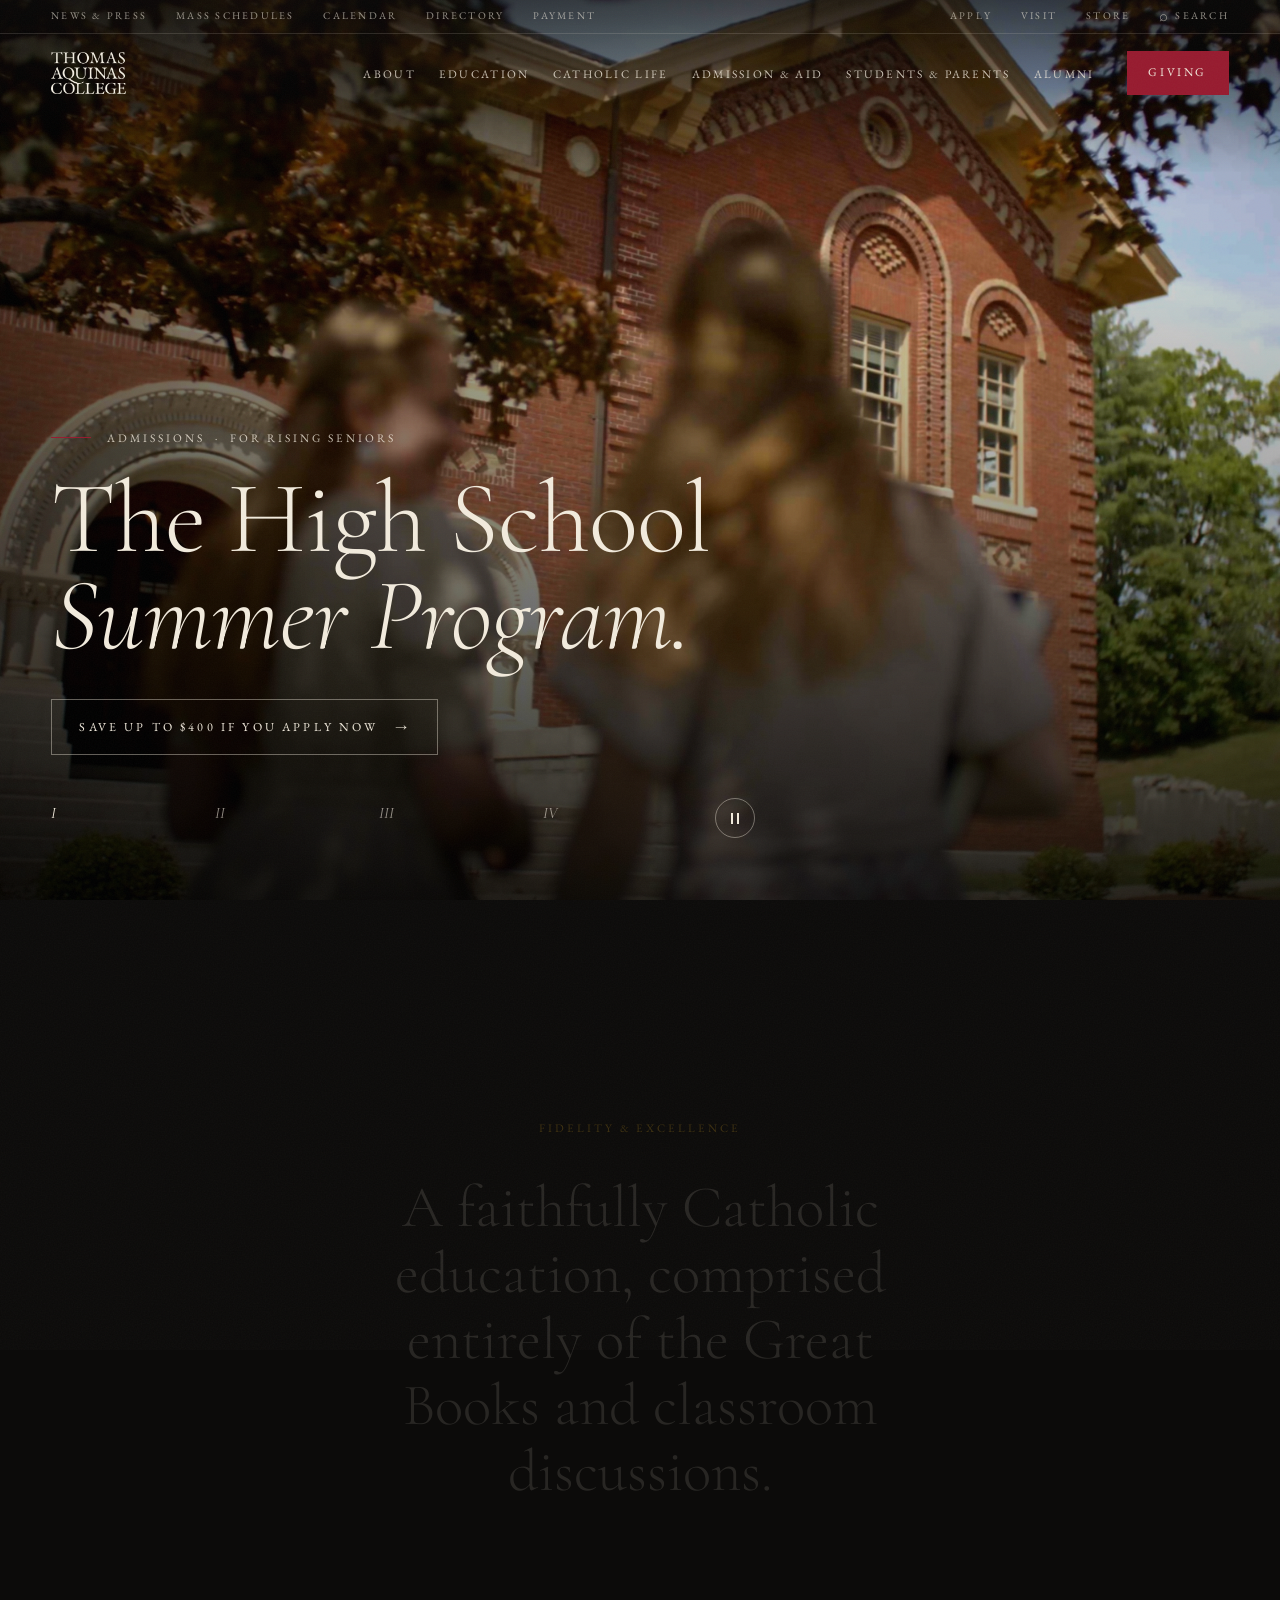
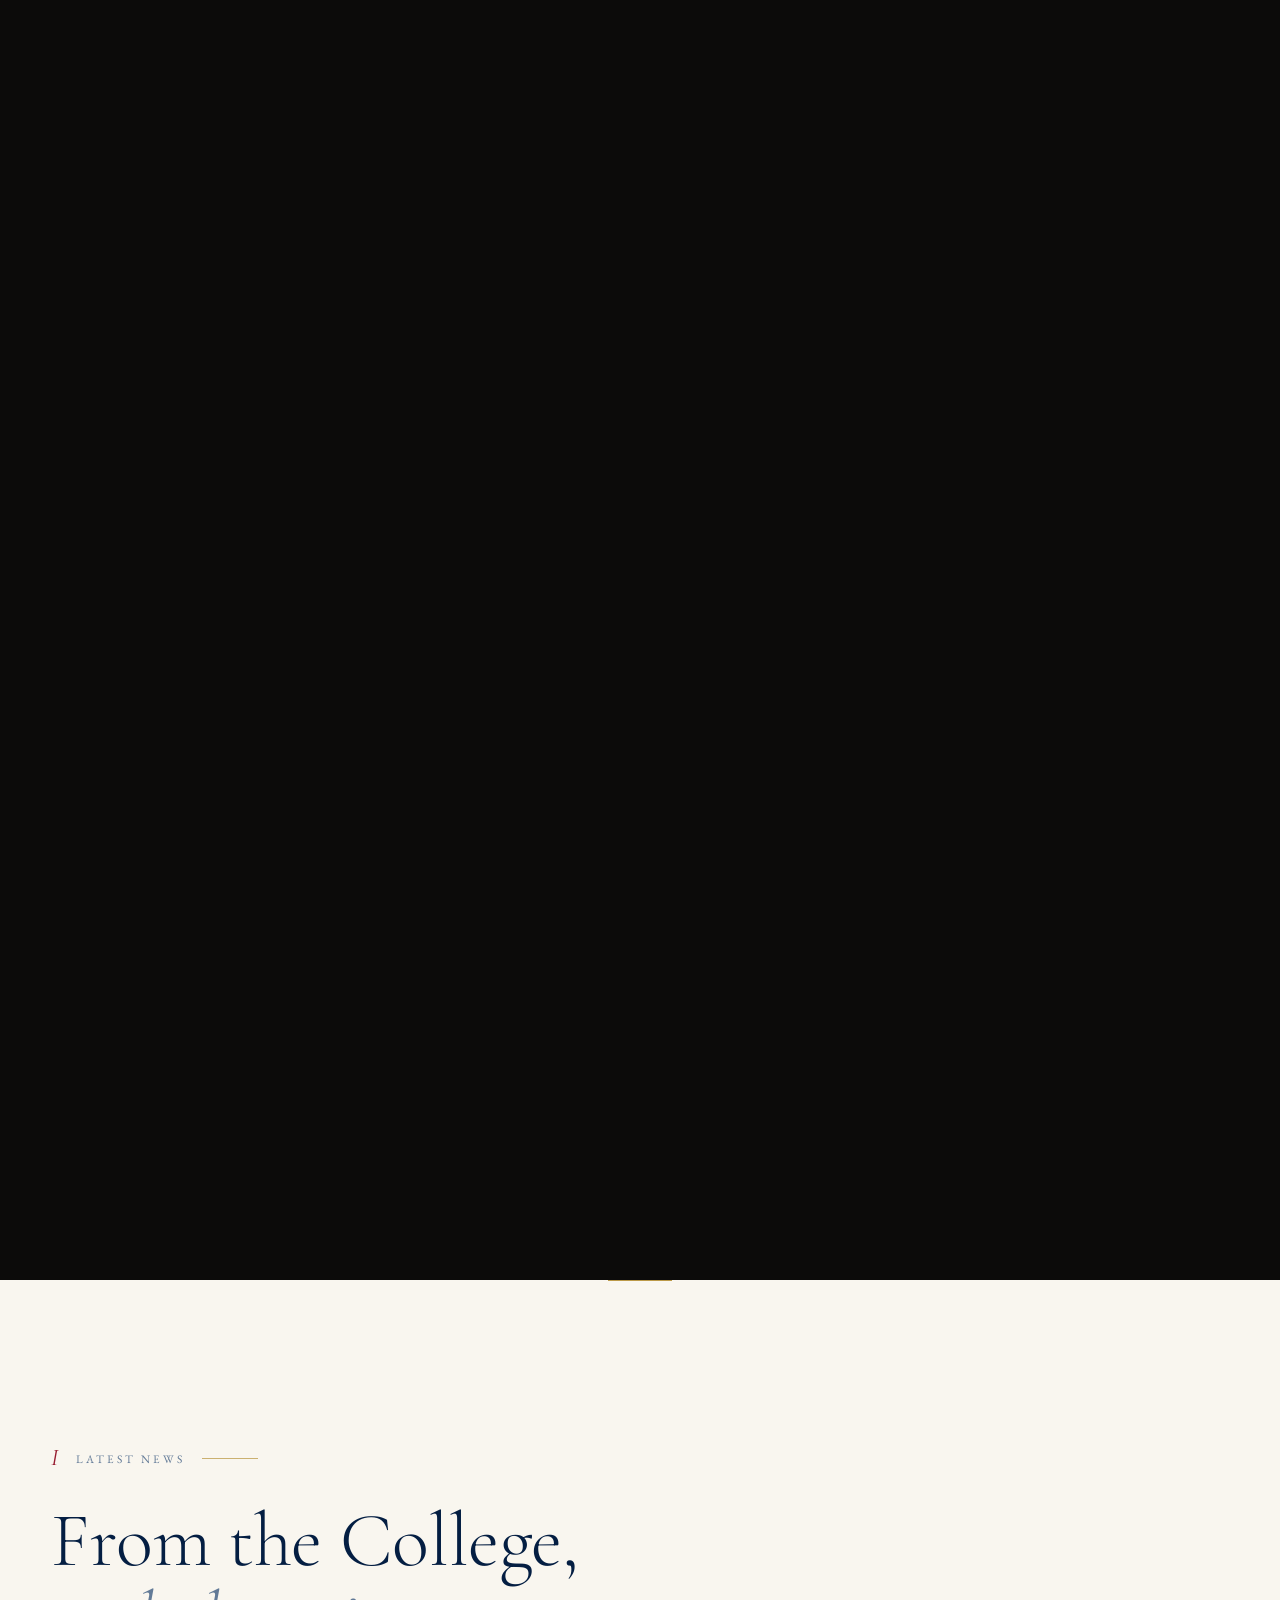
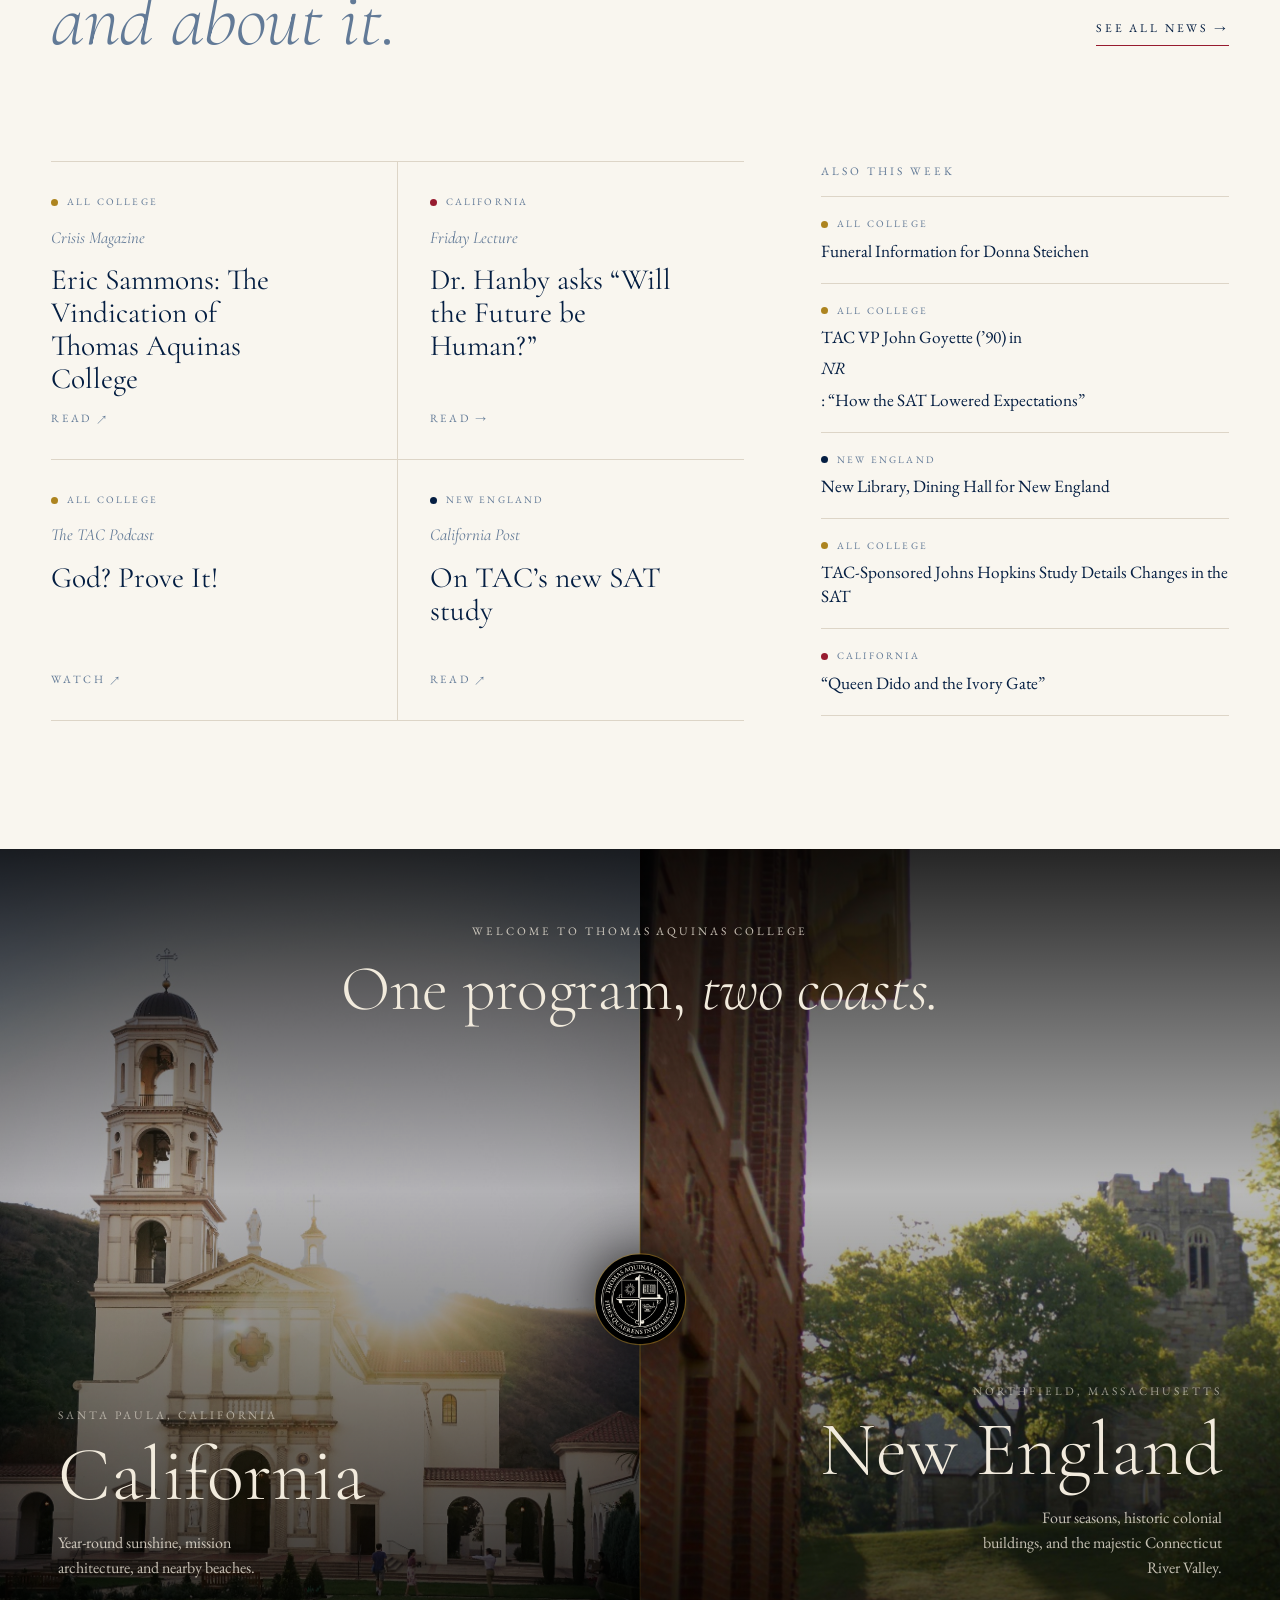
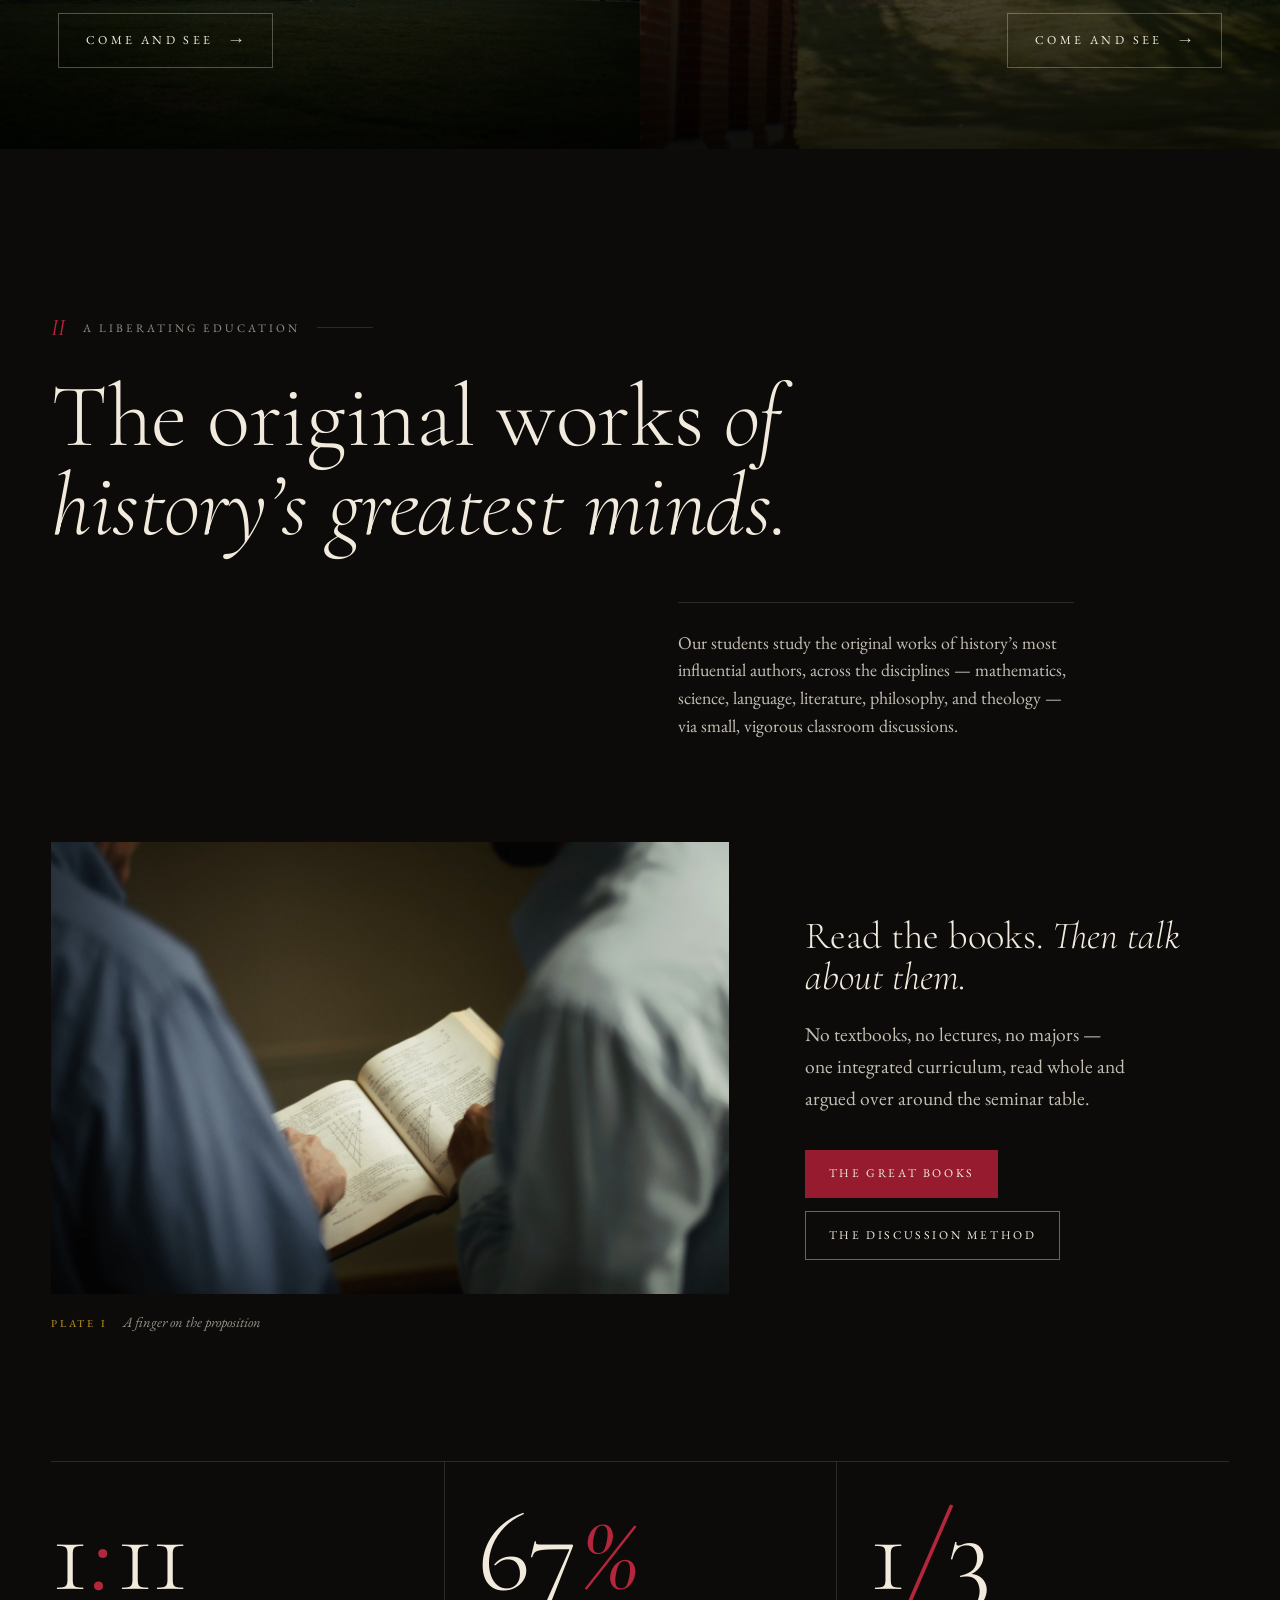
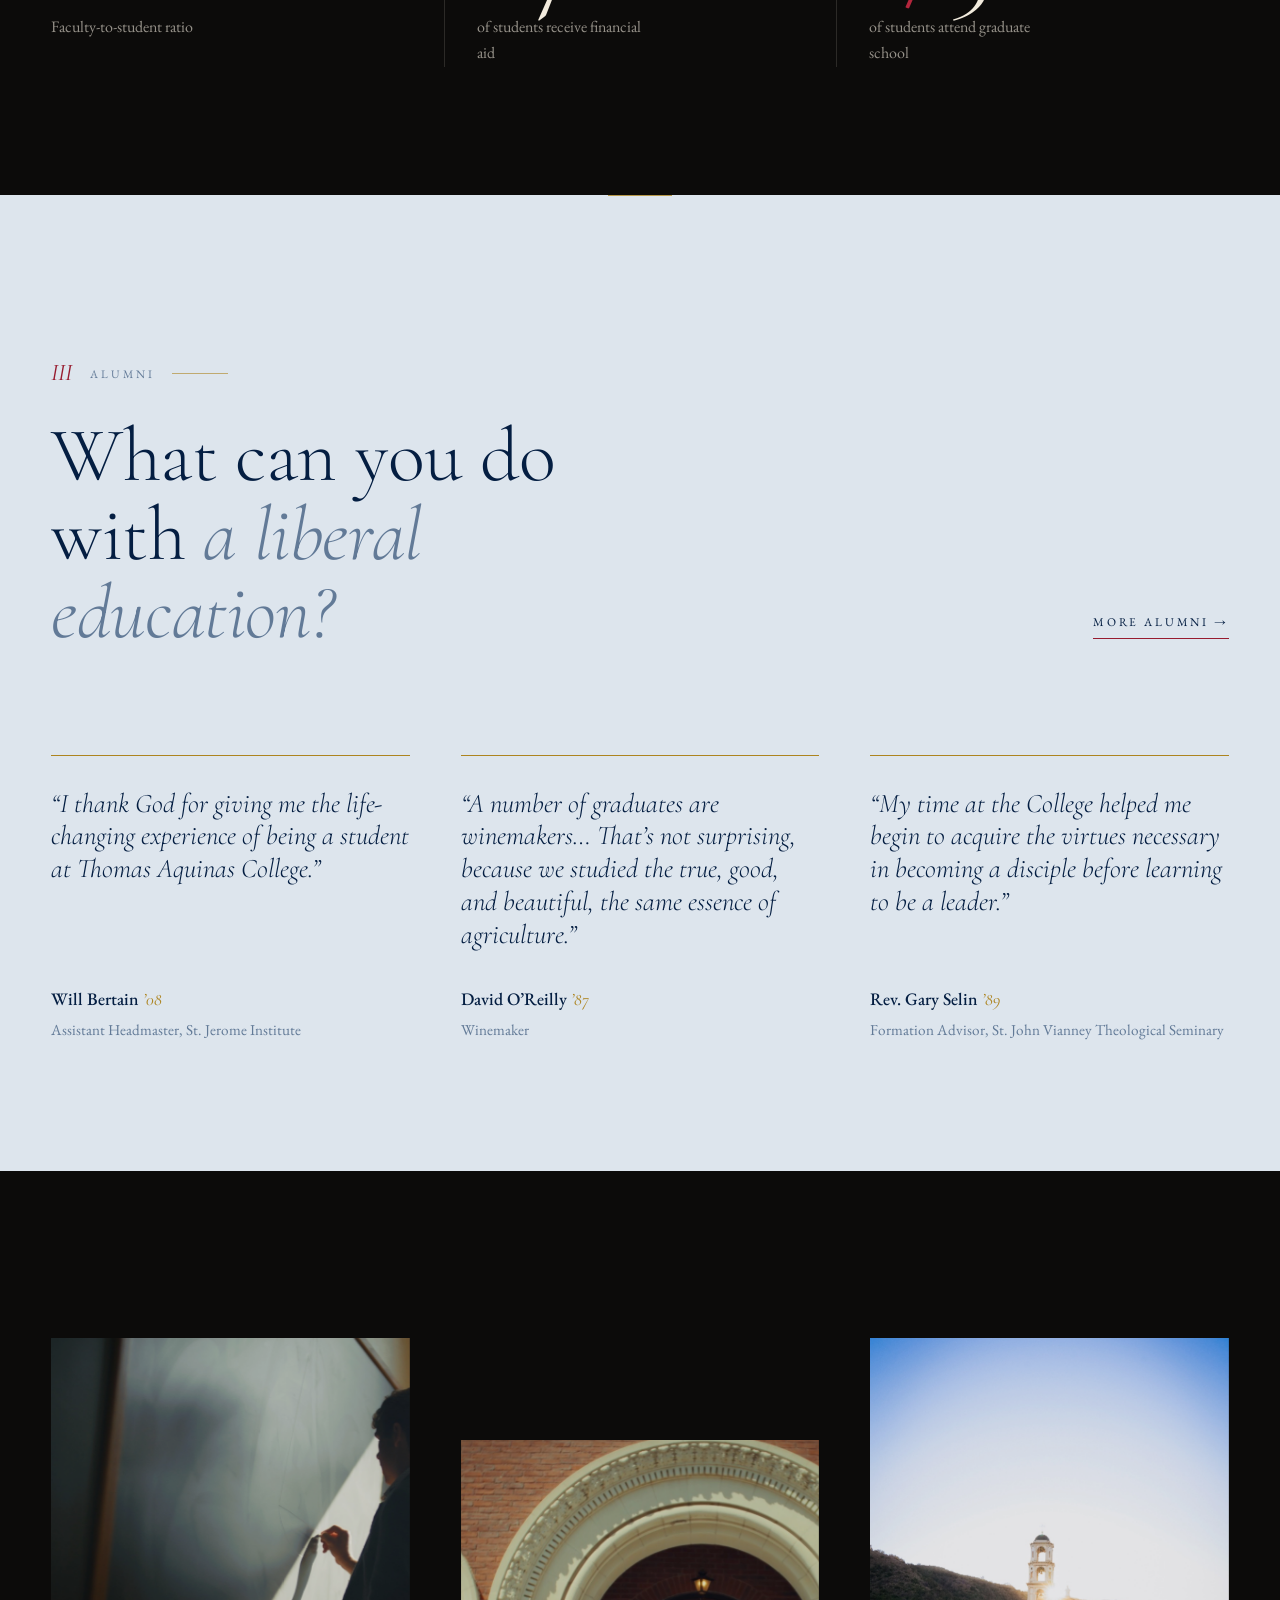
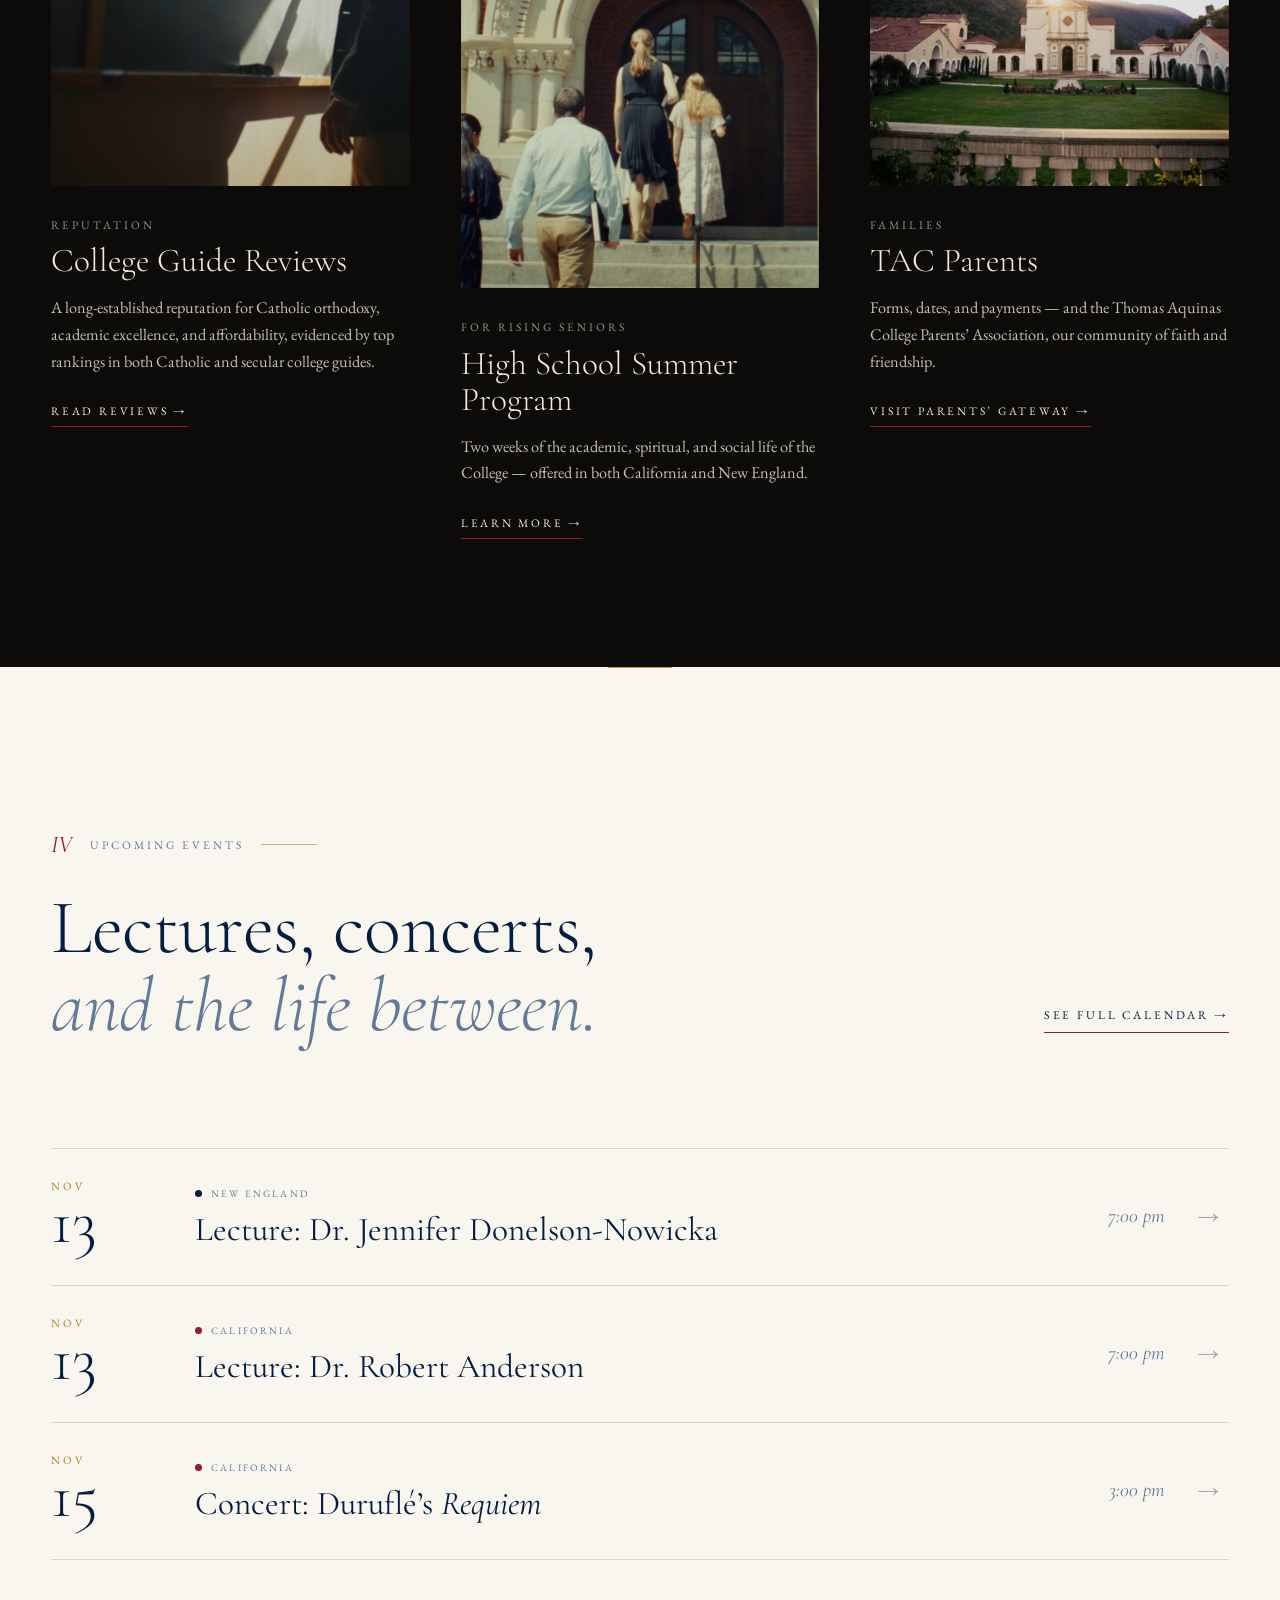
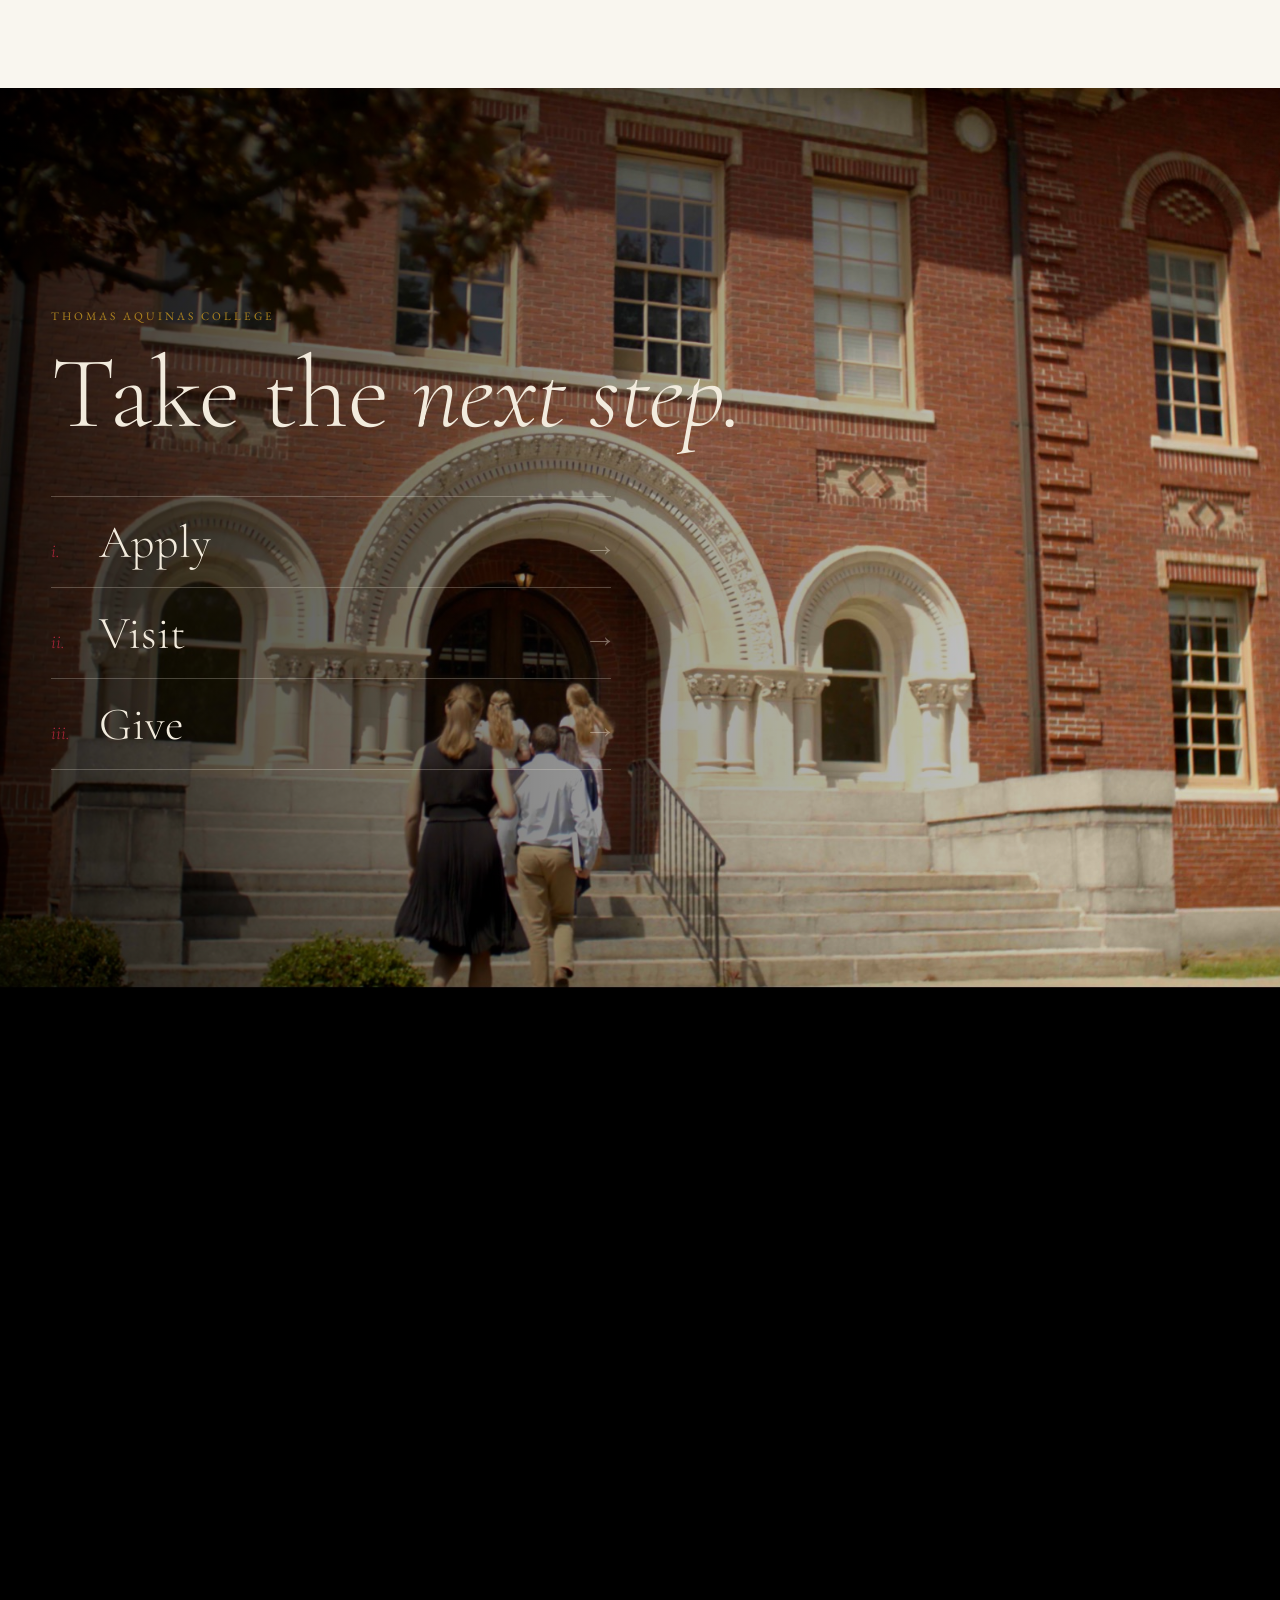
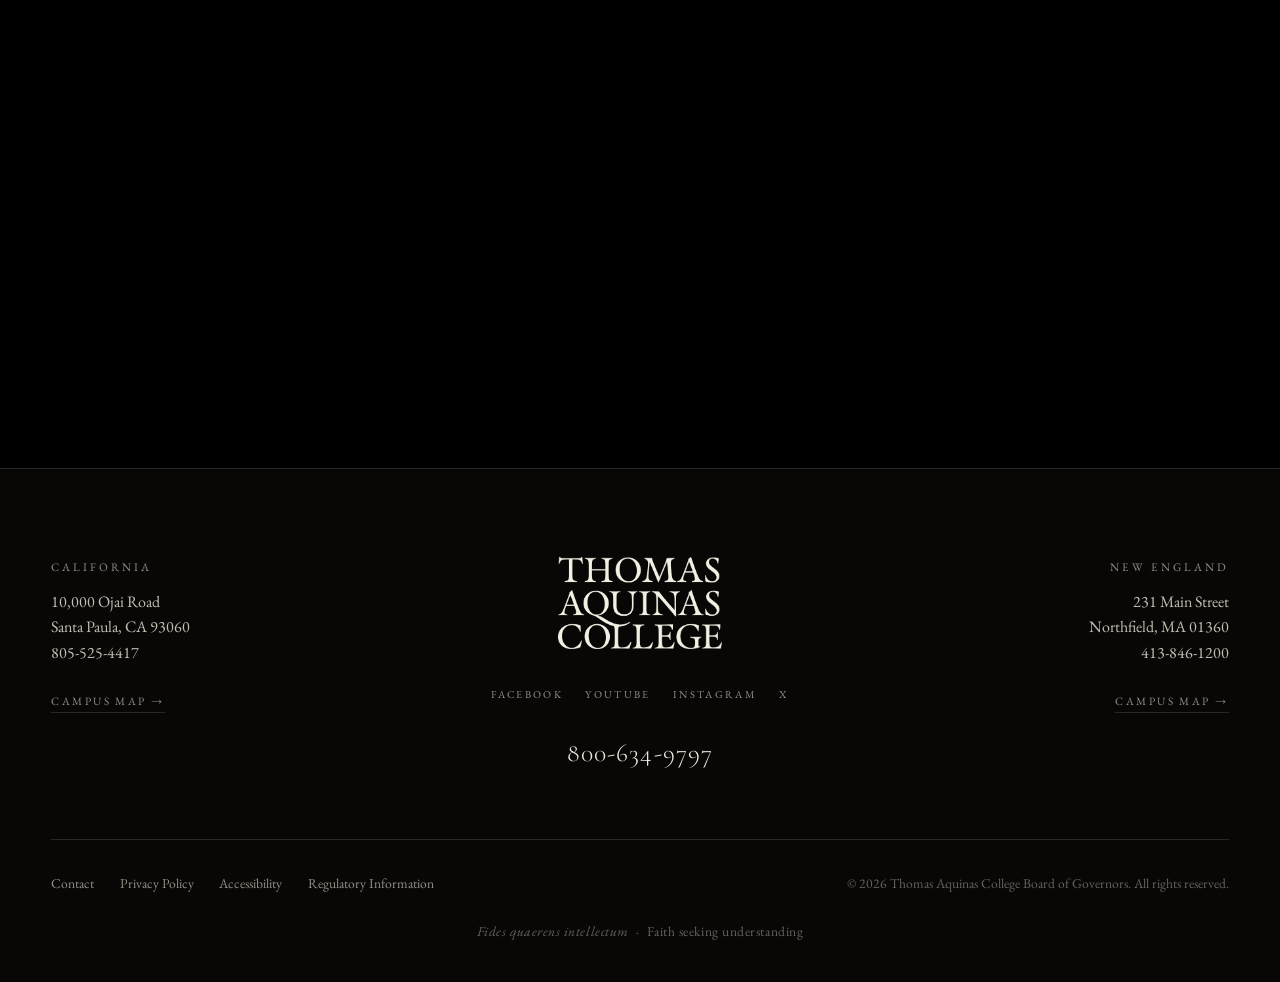
<file: index.html>
<!DOCTYPE html>
<html lang="en">
<head>
  <meta charset="utf-8">
  <meta name="viewport" content="width=device-width, initial-scale=1">
  <title>Thomas Aquinas College · One Program, Two Coasts</title>
  <meta name="description" content="Thomas Aquinas College offers a faithfully Catholic education comprised entirely of the Great Books and classroom discussions, on campuses in California and New England.">
  <meta name="theme-color" content="#0c0b0a">
  <link rel="icon" href="./assets/logo/favicon.png">
  <link rel="preconnect" href="https://fonts.googleapis.com">
  <link rel="preconnect" href="https://fonts.gstatic.com" crossorigin>
  <link href="https://fonts.googleapis.com/css2?family=Cormorant+Garamond:ital,wght@0,300;0,400;0,500;1,300;1,400&family=EB+Garamond:ital,wght@0,400;0,500;1,400&display=swap" rel="stylesheet">
  <link rel="preload" as="image" href="./new-england/assets/img/ne-walk-to-class.jpg" fetchpriority="high">
  <link rel="stylesheet" href="home.css">
</head>
<body>

<a class="skip" href="#main">Skip to content</a>

<!-- ================= HEADER ================= -->
<header class="site-header" id="header">
  <div class="utility">
    <div class="utility-inner">
      <nav class="quick" aria-label="Quicklinks">
        <a href="https://www.thomasaquinas.edu/news">News &amp; Press</a>
        <a href="https://www.thomasaquinas.edu/masstimes">Mass Schedules</a>
        <a href="https://www.thomasaquinas.edu/events">Calendar</a>
        <a href="https://www.thomasaquinas.edu/directory">Directory</a>
        <a href="https://www.thomasaquinas.edu/payment">Payment</a>
      </nav>
      <nav class="util-right" aria-label="Secondary">
        <a href="https://www.thomasaquinas.edu/admissions/apply">Apply</a>
        <a href="https://www.thomasaquinas.edu/visit">Visit</a>
        <a href="https://www.thomasaquinas.edu/bookstore">Store</a>
        <button class="search-open" type="button" aria-controls="search" aria-expanded="false">Search</button>
      </nav>
    </div>
  </div>

  <div class="header-inner">
    <a class="brand" href="./" aria-label="Thomas Aquinas College, home">
      <img src="./assets/logo/wordmark.webp" alt="Thomas Aquinas College" width="1000" height="563">
    </a>

    <nav class="nav" aria-label="Main">
      <div class="nav-item">
        <a class="nav-top" href="https://www.thomasaquinas.edu/about">About</a>
        <div class="mega">
          <div class="mega-inner">
            <div class="mega-intro">
              <p class="label">Fidelity &amp; Excellence</p>
              <p>Thomas Aquinas College is unique among American colleges and universities, offering a faithfully Catholic education comprised entirely of the Great Books and classroom discussions.</p>
              <a class="mega-cta" href="https://www.thomasaquinas.edu/about">Why? <span aria-hidden="true">→</span></a>
            </div>
            <div class="mega-col">
              <p class="label">About</p>
              <a href="https://www.thomasaquinas.edu/about/fact-sheet">Fact Sheet</a>
              <a href="https://www.thomasaquinas.edu/about/one-program-two-coasts">Our Campuses</a>
              <a href="https://www.thomasaquinas.edu/about/mission-history">Mission and History</a>
              <a href="https://www.thomasaquinas.edu/reviews">College Guide Reviews</a>
              <a href="https://www.thomasaquinas.edu/about/governance">Governance</a>
              <a href="https://www.thomasaquinas.edu/directory">Faculty &amp; Staff Directory</a>
            </div>
            <div class="mega-col">
              <p class="label">News &amp; Events</p>
              <a href="https://www.thomasaquinas.edu/news">News &amp; Press</a>
              <a href="https://www.thomasaquinas.edu/events">Events Calendar</a>
              <a href="https://www.thomasaquinas.edu/about/news/news-archive">News Archive</a>
              <a href="https://www.thomasaquinas.edu/news/newsletter/e-letter-archive">College E-Letter</a>
              <a href="https://www.thomasaquinas.edu/news/review">The Aquinas Review</a>
            </div>
          </div>
        </div>
      </div>

      <div class="nav-item">
        <a class="nav-top" href="https://www.thomasaquinas.edu/a-liberating-education">Education</a>
        <div class="mega">
          <div class="mega-inner">
            <div class="mega-intro">
              <p class="label">Truth Matters</p>
              <p>Truth, and nothing less, sets men free; and because truth is both natural and supernatural, the College’s curriculum aims at both natural and divine wisdom.</p>
              <a class="mega-cta" href="https://www.thomasaquinas.edu/a-liberating-education">Learn more <span aria-hidden="true">→</span></a>
            </div>
            <div class="mega-col">
              <p class="label">The Liberal Arts &amp; Sciences</p>
              <a href="https://www.thomasaquinas.edu/a-liberating-education/great-books">The Great Books</a>
              <a href="https://www.thomasaquinas.edu/a-liberating-education/discussion-method">The Discussion Method</a>
              <a href="https://www.thomasaquinas.edu/a-liberating-education/syllabus">Syllabus</a>
              <a href="https://www.thomasaquinas.edu/a-liberating-education/program-objectives">Program Objectives</a>
              <a href="https://www.thomasaquinas.edu/a-liberating-education/degree">The Degree</a>
            </div>
            <div class="mega-col">
              <p class="label">Academic Resources</p>
              <a href="https://www.thomasaquinas.edu/directory/all?field_name=&amp;field_campus_badge_target_id=All&amp;field_classification_target_id=85&amp;tid=All">Teaching Faculty</a>
              <a href="https://www.thomasaquinas.edu/a-liberating-education/academic-resources/lectures">Lecture &amp; Concert Series</a>
              <a href="https://www.thomasaquinas.edu/a-liberating-education/academic-resources/st-bernardine-siena-library">St. Bernardine Library (CA)</a>
              <a href="https://www.thomasaquinas.edu/a-liberating-education/academic-resources/dolben-library">Dolben Library (NE)</a>
            </div>
          </div>
        </div>
      </div>

      <div class="nav-item">
        <a class="nav-top" href="https://www.thomasaquinas.edu/a-catholic-life">Catholic Life</a>
        <div class="mega">
          <div class="mega-inner">
            <div class="mega-intro">
              <p class="label">Under the Light of Faith</p>
              <p>The intellectual tradition and moral teachings of the Catholic Church infuse the whole life of Thomas Aquinas College, illuminating the curriculum and the community alike.</p>
              <a class="mega-cta" href="https://www.thomasaquinas.edu/a-catholic-life">Explore <span aria-hidden="true">→</span></a>
            </div>
            <div class="mega-col">
              <p class="label">Mass Schedules</p>
              <a href="https://www.thomasaquinas.edu/masstimes#ca">California</a>
              <a href="https://www.thomasaquinas.edu/masstimes#ne">New England</a>
              <a href="https://www.thomasaquinas.edu/prayers">Prayer Requests</a>
            </div>
            <div class="mega-col">
              <p class="label">Faith &amp; Works</p>
              <a href="https://www.thomasaquinas.edu/alumni/faith-action-blog">Faith in Action Blog</a>
              <a href="https://www.thomasaquinas.edu/a-catholic-life/ca-chapel">California Chapel</a>
              <a href="https://www.thomasaquinas.edu/a-catholic-life/our-mother-perpetual-help-chapel">New England Chapel</a>
              <a href="https://www.thomasaquinas.edu/a-catholic-life/chaplains">Chaplains</a>
              <a href="https://www.thomasaquinas.edu/a-catholic-life/vocations">Vocations</a>
            </div>
          </div>
        </div>
      </div>

      <div class="nav-item">
        <a class="nav-top" href="https://www.thomasaquinas.edu/admissions">Admission &amp; Aid</a>
        <div class="mega">
          <div class="mega-inner">
            <div class="mega-intro">
              <p class="label">Is TAC Right for You?</p>
              <p>Do you enjoy grappling with complex questions? Are you willing to engage in discussions about difficult concepts, with the truth as your ultimate goal?</p>
              <a class="mega-cta" href="https://www.thomasaquinas.edu/admissions/apply">Apply Now <span aria-hidden="true">→</span></a>
            </div>
            <div class="mega-col">
              <p class="label">Admissions</p>
              <a href="https://www.thomasaquinas.edu/admissions/apply">Apply to the College</a>
              <a href="https://www.thomasaquinas.edu/admissions/summerprograms">High School Summer Programs</a>
              <a href="https://www.thomasaquinas.edu/visit">Visit &amp; Connect</a>
              <a href="https://www.thomasaquinas.edu/admissions/send-me-information">Send Me Information</a>
            </div>
            <div class="mega-col">
              <p class="label">Cost &amp; Aid</p>
              <a href="https://www.thomasaquinas.edu/financialaid/cost-attendance">Tuition &amp; Fees</a>
              <a href="https://www.thomasaquinas.edu/financialaid/how-apply-financial-aid">How to Apply for Financial Aid</a>
              <a href="https://carlo.thomasaquinas.edu/NetPartnerStudent/Logon.aspx?ReturnUrl=%2fNetPartnerStudent%2fPgHome.aspx">Student Financial Aid Portal</a>
              <a href="https://www.thomasaquinas.edu/admission/net-price-calculator-financial-aid-calculator">Financial Aid Calculator</a>
            </div>
          </div>
        </div>
      </div>

      <div class="nav-item">
        <a class="nav-top" href="https://www.thomasaquinas.edu/student-life">Students &amp; Parents</a>
        <div class="mega">
          <div class="mega-inner">
            <div class="mega-intro">
              <p class="label">Mind, Body &amp; Spirit</p>
              <p>There is always something to do at TAC — something worthwhile, something fulfilling, and something geared toward ever-greater spiritual and intellectual growth.</p>
              <a class="mega-cta" href="https://www.thomasaquinas.edu/student-life">Discover <span aria-hidden="true">→</span></a>
            </div>
            <div class="mega-col">
              <p class="label">Campus Living</p>
              <a href="https://www.thomasaquinas.edu/student-life/beyond-classroom">Beyond the Classroom</a>
              <a href="https://www.thomasaquinas.edu/student-life/beaches-mountains-more">Beaches, Mountains &amp; More</a>
              <a href="https://www.thomasaquinas.edu/student-life/campus-living/athletics">Athletics</a>
              <a href="https://www.thomasaquinas.edu/student-life/campus-living/music">Music</a>
              <a href="https://www.thomasaquinas.edu/student-life/campus-living/theater">Theater</a>
            </div>
            <div class="mega-col">
              <p class="label">Student &amp; Parent Services</p>
              <a href="https://www.thomasaquinas.edu/payment">Online Payments</a>
              <a href="https://www.thomasaquinas.edu/students">Student Forms &amp; Documents</a>
              <a href="https://www.thomasaquinas.edu/parents">Parent Gateway</a>
            </div>
          </div>
        </div>
      </div>

      <div class="nav-item">
        <a class="nav-top" href="https://www.thomasaquinas.edu/alumni">Alumni</a>
        <div class="mega">
          <div class="mega-inner">
            <div class="mega-intro">
              <p class="label">What Can You Do with a Liberal Education?</p>
              <p>Nothing speaks more to the versatility of the College’s academic program than the good that our alumni are doing throughout the Church and the world.</p>
              <a class="mega-cta" href="https://www.thomasaquinas.edu/alumni">Meet Our Alumni <span aria-hidden="true">→</span></a>
            </div>
            <div class="mega-col">
              <p class="label">After Graduation</p>
              <a href="https://www.thomasaquinas.edu/alumni/career-services">Career Services</a>
              <a href="http://alumni.thomasaquinas.edu">Alumni Association</a>
              <a href="https://www.thomasaquinas.edu/alumni-portal">Alumni Portal</a>
            </div>
            <div class="mega-col">
              <p class="label">Featured Alumni</p>
              <a href="https://www.thomasaquinas.edu/alumni/faith-action-blog?combine=&amp;field_faith_action_target_id=51&amp;year=all">Arts &amp; Media</a>
              <a href="https://www.thomasaquinas.edu/alumni/faith-action-blog?combine=&amp;field_faith_action_target_id=64&amp;year=all">Business</a>
              <a href="https://www.thomasaquinas.edu/alumni/faith-action-blog?combine=&amp;field_faith_action_target_id=55&amp;year=all">Education</a>
              <a href="https://www.thomasaquinas.edu/alumni/faith-action-blog?combine=&amp;field_faith_action_target_id=67&amp;year=all">Law &amp; Public Policy</a>
              <a href="https://www.thomasaquinas.edu/alumni/faith-action-blog?combine=&amp;field_faith_action_target_id=54&amp;year=all">Priesthood / Religious Life</a>
              <a href="https://www.thomasaquinas.edu/alumni/faith-action-blog?combine=&amp;field_faith_action_target_id=65&amp;year=all">STEM</a>
            </div>
          </div>
        </div>
      </div>
    </nav>

    <a class="btn btn-red header-cta" href="https://www.thomasaquinas.edu/giving">Giving</a>

    <button class="menu-toggle" id="menuToggle" aria-expanded="false" aria-controls="mobileNav" aria-label="Open menu">
      <span></span><span></span>
    </button>
  </div>
  <div class="header-progress" aria-hidden="true"><i id="progress"></i></div>
</header>

<!-- search overlay -->
<div class="search" id="search" hidden>
  <form action="https://www.thomasaquinas.edu/search" method="get" role="search">
    <label class="label" for="q">Search the College</label>
    <input id="q" type="search" name="keywords" maxlength="128" placeholder="Aristotle, admissions, Mass times…" autocomplete="off">
    <button class="btn btn-red" type="submit">Search</button>
  </form>
  <button class="search-close" type="button" aria-label="Close search">Close</button>
</div>

<!-- mobile menu -->
<div class="mobile-nav" id="mobileNav" hidden>
  <nav aria-label="Mobile">
    <details><summary><small>I</small>About</summary>
      <a href="https://www.thomasaquinas.edu/about/fact-sheet">Fact Sheet</a><a href="https://www.thomasaquinas.edu/about/one-program-two-coasts">Our Campuses</a><a href="https://www.thomasaquinas.edu/about/mission-history">Mission and History</a><a href="https://www.thomasaquinas.edu/reviews">College Guide Reviews</a><a href="https://www.thomasaquinas.edu/news">News &amp; Press</a><a href="https://www.thomasaquinas.edu/events">Events Calendar</a>
    </details>
    <details><summary><small>II</small>A Liberating Education</summary>
      <a href="https://www.thomasaquinas.edu/a-liberating-education/great-books">The Great Books</a><a href="https://www.thomasaquinas.edu/a-liberating-education/discussion-method">The Discussion Method</a><a href="https://www.thomasaquinas.edu/a-liberating-education/syllabus">Syllabus</a><a href="https://www.thomasaquinas.edu/a-liberating-education/degree">The Degree</a><a href="https://www.thomasaquinas.edu/a-liberating-education/academic-resources/lectures">Lecture &amp; Concert Series</a>
    </details>
    <details><summary><small>III</small>A Catholic Life</summary>
      <a href="https://www.thomasaquinas.edu/masstimes">Mass Schedules</a><a href="https://www.thomasaquinas.edu/prayers">Prayer Requests</a><a href="https://www.thomasaquinas.edu/a-catholic-life/chaplains">Chaplains</a><a href="https://www.thomasaquinas.edu/a-catholic-life/vocations">Vocations</a>
    </details>
    <details><summary><small>IV</small>Admission &amp; Aid</summary>
      <a href="https://www.thomasaquinas.edu/admissions/apply">Apply to the College</a><a href="https://www.thomasaquinas.edu/admissions/summerprograms">High School Summer Programs</a><a href="https://www.thomasaquinas.edu/visit">Visit &amp; Connect</a><a href="https://www.thomasaquinas.edu/financialaid/cost-attendance">Tuition &amp; Fees</a><a href="https://www.thomasaquinas.edu/financialaid/how-apply-financial-aid">Financial Aid</a>
    </details>
    <details><summary><small>V</small>Students &amp; Parents</summary>
      <a href="https://www.thomasaquinas.edu/student-life/campus-living">Campus Living</a><a href="https://www.thomasaquinas.edu/payment">Online Payments</a><a href="https://www.thomasaquinas.edu/students">Student Forms</a><a href="https://www.thomasaquinas.edu/parents">Parent Gateway</a>
    </details>
    <details><summary><small>VI</small>Alumni &amp; Careers</summary>
      <a href="https://www.thomasaquinas.edu/alumni/career-services">Career Services</a><a href="http://alumni.thomasaquinas.edu">Alumni Association</a><a href="https://www.thomasaquinas.edu/alumni-portal">Alumni Portal</a><a href="https://www.thomasaquinas.edu/alumni/faith-action-blog">Featured Alumni</a>
    </details>
    <div class="mobile-actions">
      <a class="btn btn-red" href="https://www.thomasaquinas.edu/admissions/apply">Apply</a>
      <a class="btn btn-ghost" href="https://www.thomasaquinas.edu/visit">Visit</a>
      <a class="btn btn-ghost" href="https://www.thomasaquinas.edu/giving">Give</a>
    </div>
  </nav>
</div>

<main id="main">

  <!-- ================= HERO SLIDESHOW ================= -->
  <section class="hero" id="top" aria-roledescription="carousel" aria-label="Featured">
    <div class="slides">
      <article class="slide is-active" aria-roledescription="slide" aria-label="1 of 4">
        <img src="./new-england/assets/img/ne-walk-to-class.jpg" alt="Two students walk toward a red-brick academic hall beneath autumn trees" fetchpriority="high">
        <div class="slide-text">
          <p class="label">Admissions &nbsp;·&nbsp; For rising seniors</p>
          <h1>The High School<br><em>Summer Program.</em></h1>
          <a class="slide-link" href="https://www.thomasaquinas.edu/admissions/summerprograms">Save up to $400 if you apply now <span aria-hidden="true">→</span></a>
        </div>
      </article>
      <article class="slide" aria-roledescription="slide" aria-label="2 of 4">
        <img src="./new-england/assets/img/ne-stair-conversation.jpg" alt="A tutor and a student, book in hand, talk on a sunlit staircase" loading="lazy">
        <div class="slide-text">
          <p class="label">Listen &nbsp;·&nbsp; Watch</p>
          <h2 class="h1">The TAC<br><em>Podcast.</em></h2>
          <a class="slide-link" href="https://www.thomasaquinas.edu/podcast">Watch the latest episode <span aria-hidden="true">→</span></a>
        </div>
      </article>
      <article class="slide" aria-roledescription="slide" aria-label="3 of 4">
        <img src="./california/assets/img/ca-great-books.jpg" alt="Great Books open on a table" loading="lazy">
        <div class="slide-text">
          <p class="label">A Liberating Education</p>
          <h2 class="h1">Great Books,<br><em>not textbooks.</em></h2>
          <a class="slide-link" href="https://www.thomasaquinas.edu/a-liberating-education/great-books">Learn more <span aria-hidden="true">→</span></a>
        </div>
      </article>
      <article class="slide" aria-roledescription="slide" aria-label="4 of 4">
        <img src="./new-england/assets/img/ne-seminar-table.jpg" alt="Students and tutors around a long seminar table" loading="lazy">
        <div class="slide-text">
          <p class="label">The Discussion Method</p>
          <h2 class="h1">Discussions,<br><em>not lectures.</em></h2>
          <a class="slide-link" href="https://www.thomasaquinas.edu/a-liberating-education/discussion-method">Learn more <span aria-hidden="true">→</span></a>
        </div>
      </article>
    </div>
    <div class="hero-shade" aria-hidden="true"></div>

    <div class="slide-controls">
      <ol class="slide-dots">
        <li><button type="button" aria-label="Summer Program" aria-current="true"><span>I</span><i></i></button></li>
        <li><button type="button" aria-label="The TAC Podcast"><span>II</span><i></i></button></li>
        <li><button type="button" aria-label="Great Books"><span>III</span><i></i></button></li>
        <li><button type="button" aria-label="Discussions"><span>IV</span><i></i></button></li>
      </ol>
      <button class="slide-pause" type="button" aria-label="Pause slideshow" aria-pressed="false"><span></span></button>
    </div>
  </section>

  <!-- ================= STATEMENT : words light as you scroll ================= -->
  <section class="prelude scene" data-scene="words">
    <div class="stage stage-center">
      <p class="label prelude-label">Fidelity &amp; Excellence</p>
      <p class="narration" data-words>A faithfully Catholic education, comprised entirely of the Great Books and classroom discussions.</p>
      <p class="narration-coda" data-coda>Unique among American colleges and universities. <a href="https://www.thomasaquinas.edu/about"><em>Why?</em></a></p>
    </div>
  </section>

  <!-- ================= LATEST NEWS ================= -->
  <div class="band light">
  <section class="chapter news" id="news">
    <header class="chapter-head split-head reveal">
      <p class="chapter-mark"><span class="roman">I</span><span class="label">Latest News</span></p>
      <h2>From the College, <em>and about it.</em></h2>
      <a class="text-link" href="https://www.thomasaquinas.edu/news">See all news <span aria-hidden="true">→</span></a>
    </header>

    <div class="news-grid">
      <ol class="news-feature">
        <li class="reveal">
          <a href="https://crisismagazine.com/opinion/the-vindication-of-thomas-aquinas-college" target="_blank" rel="noopener">
            <span class="badge all">All College</span>
            <span class="news-src">Crisis Magazine</span>
            <strong>Eric Sammons: The Vindication of Thomas Aquinas College</strong>
            <span class="news-go">Read <span aria-hidden="true">↗</span></span>
          </a>
        </li>
        <li class="reveal">
          <a href="https://www.thomasaquinas.edu/news/dr-hanby-asks-will-future-be-human-friday-lecture">
            <span class="badge ca">California</span>
            <span class="news-src">Friday Lecture</span>
            <strong>Dr. Hanby asks “Will the Future be Human?”</strong>
            <span class="news-go">Read <span aria-hidden="true">→</span></span>
          </a>
        </li>
        <li class="reveal">
          <a href="https://www.thomasaquinas.edu/podcast" target="_blank" rel="noopener">
            <span class="badge all">All College</span>
            <span class="news-src">The TAC Podcast</span>
            <strong>God? Prove It!</strong>
            <span class="news-go">Watch <span aria-hidden="true">↗</span></span>
          </a>
        </li>
        <li class="reveal">
          <a href="https://nypost.com/2026/11/02/opinion/kids-today-are-taking-a-totally-different-sat-and-a-new-study-says-it-might-be-less-rigorous/" target="_blank" rel="noopener">
            <span class="badge ne">New England</span>
            <span class="news-src">California Post</span>
            <strong>On TAC’s new SAT study</strong>
            <span class="news-go">Read <span aria-hidden="true">↗</span></span>
          </a>
        </li>
      </ol>

      <aside class="news-list reveal" aria-label="More news">
        <p class="label">Also this week</p>
        <ul>
          <li><a href="https://www.thomasaquinas.edu/news/funeral-information-donna-steichen"><span class="badge all">All College</span>Funeral Information for Donna Steichen</a></li>
          <li><a href="https://www.nationalreview.com/2026/10/how-the-sat-lowered-expectations/" target="_blank" rel="noopener"><span class="badge all">All College</span>TAC VP John Goyette (’90) in <em>NR</em>: “How the SAT Lowered Expectations”</a></li>
          <li><a href="https://www.thomasaquinas.edu/news/new-library-dining-hall-new-england"><span class="badge ne">New England</span>New Library, Dining Hall for New England</a></li>
          <li><a href="https://www.thomasaquinas.edu/news/tac-sponsored-johns-hopkins-study-details-changes-sat"><span class="badge all">All College</span>TAC-Sponsored Johns Hopkins Study Details Changes in the SAT</a></li>
          <li><a href="https://www.thomasaquinas.edu/alumni/faith-action-blog/queen-dido-and-ivory-gate"><span class="badge ca">California</span>“Queen Dido and the Ivory Gate”</a></li>
        </ul>
      </aside>
    </div>
  </section>
  </div>

  <!-- ================= TWO CAMPUSES ================= -->
  <section class="coasts" id="campuses" aria-label="One Program, Two Coasts">
    <header class="coasts-head reveal">
      <p class="label">Welcome to Thomas Aquinas College</p>
      <h2>One program, <em>two coasts.</em></h2>
    </header>
    <div class="coasts-pair">
      <a class="coast ca" href="./california/">
        <img src="./california/assets/img/ca-chapel-facade.jpg" alt="" loading="lazy" style="object-position:50% 38%">
        <div class="coast-body">
          <p class="label">Santa Paula, California</p>
          <h3>California</h3>
          <p>Year-round sunshine, mission architecture, and nearby beaches.</p>
          <span class="enter">Come and see <i aria-hidden="true">→</i></span>
        </div>
      </a>
      <a class="coast ne" href="./new-england/">
        <img src="./new-england/assets/img/ne-hero-arcade.jpg" alt="" loading="lazy">
        <div class="coast-body">
          <p class="label">Northfield, Massachusetts</p>
          <h3>New England</h3>
          <p>Four seasons, historic colonial buildings, and the majestic Connecticut River Valley.</p>
          <span class="enter">Come and see <i aria-hidden="true">→</i></span>
        </div>
      </a>
      <div class="coasts-seal" aria-hidden="true"></div>
    </div>
  </section>

  <!-- ================= A LIBERATING EDUCATION ================= -->
  <section class="chapter" id="education">
    <header class="chapter-head wide-head reveal">
      <p class="chapter-mark"><span class="roman">II</span><span class="label">A Liberating Education</span></p>
      <h2>The original works <em>of history’s greatest minds.</em></h2>
      <p class="lede">Our students study the original works of history’s most influential authors, across the disciplines — mathematics, science, language, literature, philosophy, and theology — via small, vigorous classroom discussions.</p>
    </header>

    <div class="split">
      <figure class="plate reveal">
        <div class="plate-frame">
          <img data-parallax="0.08" loading="lazy" src="./new-england/assets/img/ne-book-diagrams.jpg" alt="A tutor and a student lean over an open book, a finger tracing a geometric diagram">
        </div>
        <figcaption><span class="numeral">Plate I</span> A finger on the proposition</figcaption>
      </figure>
      <div class="split-text reveal">
        <h3>Read the books. <em>Then talk about them.</em></h3>
        <p>No textbooks, no lectures, no majors — one integrated curriculum, read whole and argued over around the seminar table.</p>
        <div class="split-actions">
          <a class="btn btn-red" href="https://www.thomasaquinas.edu/a-liberating-education/great-books">The Great Books</a>
          <a class="btn btn-ghost" href="https://www.thomasaquinas.edu/a-liberating-education/discussion-method">The Discussion Method</a>
        </div>
      </div>
    </div>

    <ol class="stats" aria-label="By the numbers">
      <li class="reveal"><a href="https://www.thomasaquinas.edu/about/fact-sheet"><span class="stat">1<i>:</i>11</span><span class="stat-label">Faculty-to-student ratio</span></a></li>
      <li class="reveal"><a href="https://www.thomasaquinas.edu/about/fact-sheet"><span class="stat">67<i>%</i></span><span class="stat-label">of students receive financial aid</span></a></li>
      <li class="reveal"><a href="https://www.thomasaquinas.edu/about/fact-sheet"><span class="stat">1<i>/</i>3</span><span class="stat-label">of students attend graduate school</span></a></li>
    </ol>
  </section>

  <!-- ================= ALUMNI ================= -->
  <div class="band light cool">
  <section class="chapter alumni" id="alumni">
    <header class="chapter-head split-head reveal">
      <p class="chapter-mark"><span class="roman">III</span><span class="label">Alumni</span></p>
      <h2>What can you do with <em>a liberal education?</em></h2>
      <a class="text-link" href="https://www.thomasaquinas.edu/alumni/faith-action-blog">More alumni <span aria-hidden="true">→</span></a>
    </header>

    <div class="quotes">
      <figure class="quote reveal">
        <blockquote>“I thank God for giving me the life-changing experience of being a student at Thomas Aquinas College.”</blockquote>
        <figcaption><a href="https://www.thomasaquinas.edu/alumni/faith-action-blog/alumnus-educator-helps-found-new-classical-high-school-nations-capital"><strong>Will Bertain</strong> <span class="yr">’08</span></a><span>Assistant Headmaster, St. Jerome Institute</span></figcaption>
      </figure>
      <figure class="quote reveal">
        <blockquote>“A number of graduates are winemakers… That’s not surprising, because we studied the true, good, and beautiful, the same essence of agriculture.”</blockquote>
        <figcaption><a href="https://www.thomasaquinas.edu/alumni/faith-action-blog/bearing-good-fruit-david-oreilly"><strong>David O’Reilly</strong> <span class="yr">’87</span></a><span>Winemaker</span></figcaption>
      </figure>
      <figure class="quote reveal">
        <blockquote>“My time at the College helped me begin to acquire the virtues necessary in becoming a disciple before learning to be a leader.”</blockquote>
        <figcaption><a href="https://www.thomasaquinas.edu/alumni/faith-action-blog/cardinal-newman-society-profiles-alumnus-priest-defender-priestly-celibacy"><strong>Rev. Gary Selin</strong> <span class="yr">’89</span></a><span>Formation Advisor, St. John Vianney Theological Seminary</span></figcaption>
      </figure>
    </div>
  </section>
  </div>

  <!-- ================= THREE DOORS ================= -->
  <section class="chapter doors-row" aria-label="Explore">
    <div class="cards">
      <article class="card reveal">
        <a href="https://www.thomasaquinas.edu/reviews">
          <figure class="plate"><div class="plate-frame portrait"><img loading="lazy" src="./california/assets/img/ca-chalkboard.jpg" alt="A student works through a proof at the chalkboard" style="object-position:40% 50%"></div></figure>
          <p class="label">Reputation</p>
          <h3>College Guide Reviews</h3>
          <p>A long-established reputation for Catholic orthodoxy, academic excellence, and affordability, evidenced by top rankings in both Catholic and secular college guides.</p>
          <span class="card-go">Read reviews <span aria-hidden="true">→</span></span>
        </a>
      </article>
      <article class="card card-offset reveal">
        <a href="https://www.thomasaquinas.edu/admissions/summerprograms">
          <figure class="plate"><div class="plate-frame portrait"><img loading="lazy" src="./new-england/assets/img/ne-hall-steps.jpg" alt="Students climb granite steps into a red-brick hall" style="object-position:40% 50%"></div></figure>
          <p class="label">For rising seniors</p>
          <h3>High School Summer Program</h3>
          <p>Two weeks of the academic, spiritual, and social life of the College — offered in both California and New England.</p>
          <span class="card-go">Learn more <span aria-hidden="true">→</span></span>
        </a>
      </article>
      <article class="card reveal">
        <a href="https://www.thomasaquinas.edu/parents">
          <figure class="plate"><div class="plate-frame portrait"><img loading="lazy" src="./california/assets/img/ca-quad-balcony.jpg" alt="The California quad seen from a balcony"></div></figure>
          <p class="label">Families</p>
          <h3>TAC Parents</h3>
          <p>Forms, dates, and payments — and the Thomas Aquinas College Parents’ Association, our community of faith and friendship.</p>
          <span class="card-go">Visit Parents’ Gateway <span aria-hidden="true">→</span></span>
        </a>
      </article>
    </div>
  </section>

  <!-- ================= EVENTS ================= -->
  <div class="band light">
  <section class="chapter events" id="events">
    <header class="chapter-head split-head reveal">
      <p class="chapter-mark"><span class="roman">IV</span><span class="label">Upcoming Events</span></p>
      <h2>Lectures, concerts, <em>and the life between.</em></h2>
      <a class="text-link" href="https://www.thomasaquinas.edu/events">See full calendar <span aria-hidden="true">→</span></a>
    </header>
    <ol class="event-list">
      <li class="reveal">
        <a href="https://www.thomasaquinas.edu/events/lecture-dr-jennifer-donelson-nowicka">
          <time datetime="2026-11-13T19:00"><span class="ev-m">Nov</span><span class="ev-d">13</span></time>
          <span class="ev-body"><span class="badge ne">New England</span><strong>Lecture: Dr. Jennifer Donelson-Nowicka</strong></span>
          <span class="ev-time">7:00 pm</span>
          <span class="ev-arrow" aria-hidden="true">→</span>
        </a>
      </li>
      <li class="reveal">
        <a href="https://www.thomasaquinas.edu/events/lecture-dr-robert-anderson">
          <time datetime="2026-11-13T19:00"><span class="ev-m">Nov</span><span class="ev-d">13</span></time>
          <span class="ev-body"><span class="badge ca">California</span><strong>Lecture: Dr. Robert Anderson</strong></span>
          <span class="ev-time">7:00 pm</span>
          <span class="ev-arrow" aria-hidden="true">→</span>
        </a>
      </li>
      <li class="reveal">
        <a href="https://www.thomasaquinas.edu/events/concert-durufles-requiem">
          <time datetime="2026-11-15T15:00"><span class="ev-m">Nov</span><span class="ev-d">15</span></time>
          <span class="ev-body"><span class="badge ca">California</span><strong>Concert: Duruflé’s <em>Requiem</em></strong></span>
          <span class="ev-time">3:00 pm</span>
          <span class="ev-arrow" aria-hidden="true">→</span>
        </a>
      </li>
    </ol>
  </section>
  </div>

  <!-- ================= FINALE : take the next step ================= -->
  <section class="finale scene" data-scene="finale" aria-label="Take the next step">
    <div class="stage">
      <div class="finale-media">
        <img src="./new-england/assets/img/ne-hall-steps-wide.jpg" alt="Students and a tutor climb the steps of a red-brick academic hall on a summer day" loading="lazy">
      </div>
      <div class="finale-shade"></div>
      <div class="finale-inner">
        <p class="label">Thomas Aquinas College</p>
        <h2>Take the <em>next step.</em></h2>
        <ul class="next">
          <li><a href="https://www.thomasaquinas.edu/admissions/apply"><span class="ways-n">i.</span>Apply<span class="ways-arrow" aria-hidden="true">→</span></a></li>
          <li><a href="https://www.thomasaquinas.edu/visit"><span class="ways-n">ii.</span>Visit<span class="ways-arrow" aria-hidden="true">→</span></a></li>
          <li><a href="https://www.thomasaquinas.edu/giving?bbFormId=052db265-f27c-4167-a5ba-c83dec794771"><span class="ways-n">iii.</span>Give<span class="ways-arrow" aria-hidden="true">→</span></a></li>
        </ul>
      </div>
    </div>
  </section>

</main>

<!-- ================= FOOTER ================= -->
<footer class="site-footer">
  <div class="footer-inner">
    <div class="footer-campus">
      <p class="label">California</p>
      <p>10,000 Ojai Road<br>Santa Paula, CA 93060<br><a href="tel:805-525-4417">805-525-4417</a></p>
      <a class="footer-map" href="https://www.thomasaquinas.edu/about/california-campus-map">Campus map →</a>
    </div>
    <div class="footer-center">
      <img class="footer-mark" src="./assets/logo/wordmark.webp" alt="Thomas Aquinas College" loading="lazy" width="1000" height="563">
      <ul class="social">
        <li><a href="http://www.facebook.com/ThomasAquinasCollege" target="_blank" rel="noopener">Facebook</a></li>
        <li><a href="http://www.youtube.com/user/ThomasAquinasCollege" target="_blank" rel="noopener">YouTube</a></li>
        <li><a href="https://www.instagram.com/thomas.aquinas.college/" target="_blank" rel="noopener">Instagram</a></li>
        <li><a href="https://twitter.com/TACollege" target="_blank" rel="noopener">X</a></li>
      </ul>
      <a class="footer-phone" href="tel:800-634-9797">800-634-9797</a>
    </div>
    <div class="footer-campus right">
      <p class="label">New England</p>
      <p>231 Main Street<br>Northfield, MA 01360<br><a href="tel:413-846-1200">413-846-1200</a></p>
      <a class="footer-map" href="https://www.thomasaquinas.edu/about/new-england-campus-map">Campus map →</a>
    </div>
  </div>
  <div class="footer-base">
    <nav aria-label="Footer">
      <a href="https://www.thomasaquinas.edu/contact">Contact</a>
      <a href="https://www.thomasaquinas.edu/privacy">Privacy Policy</a>
      <a href="https://www.thomasaquinas.edu/accessibility">Accessibility</a>
      <a href="https://www.thomasaquinas.edu/regulatory-information">Regulatory Information</a>
    </nav>
    <p>© 2026 Thomas Aquinas College Board of Governors. All rights reserved.</p>
  </div>
  <p class="motto"><em>Fides quaerens intellectum</em> &nbsp;·&nbsp; Faith seeking understanding</p>
</footer>

<div class="grain" aria-hidden="true"></div>
<script src="home.js"></script>
</body>
</html>
</file>
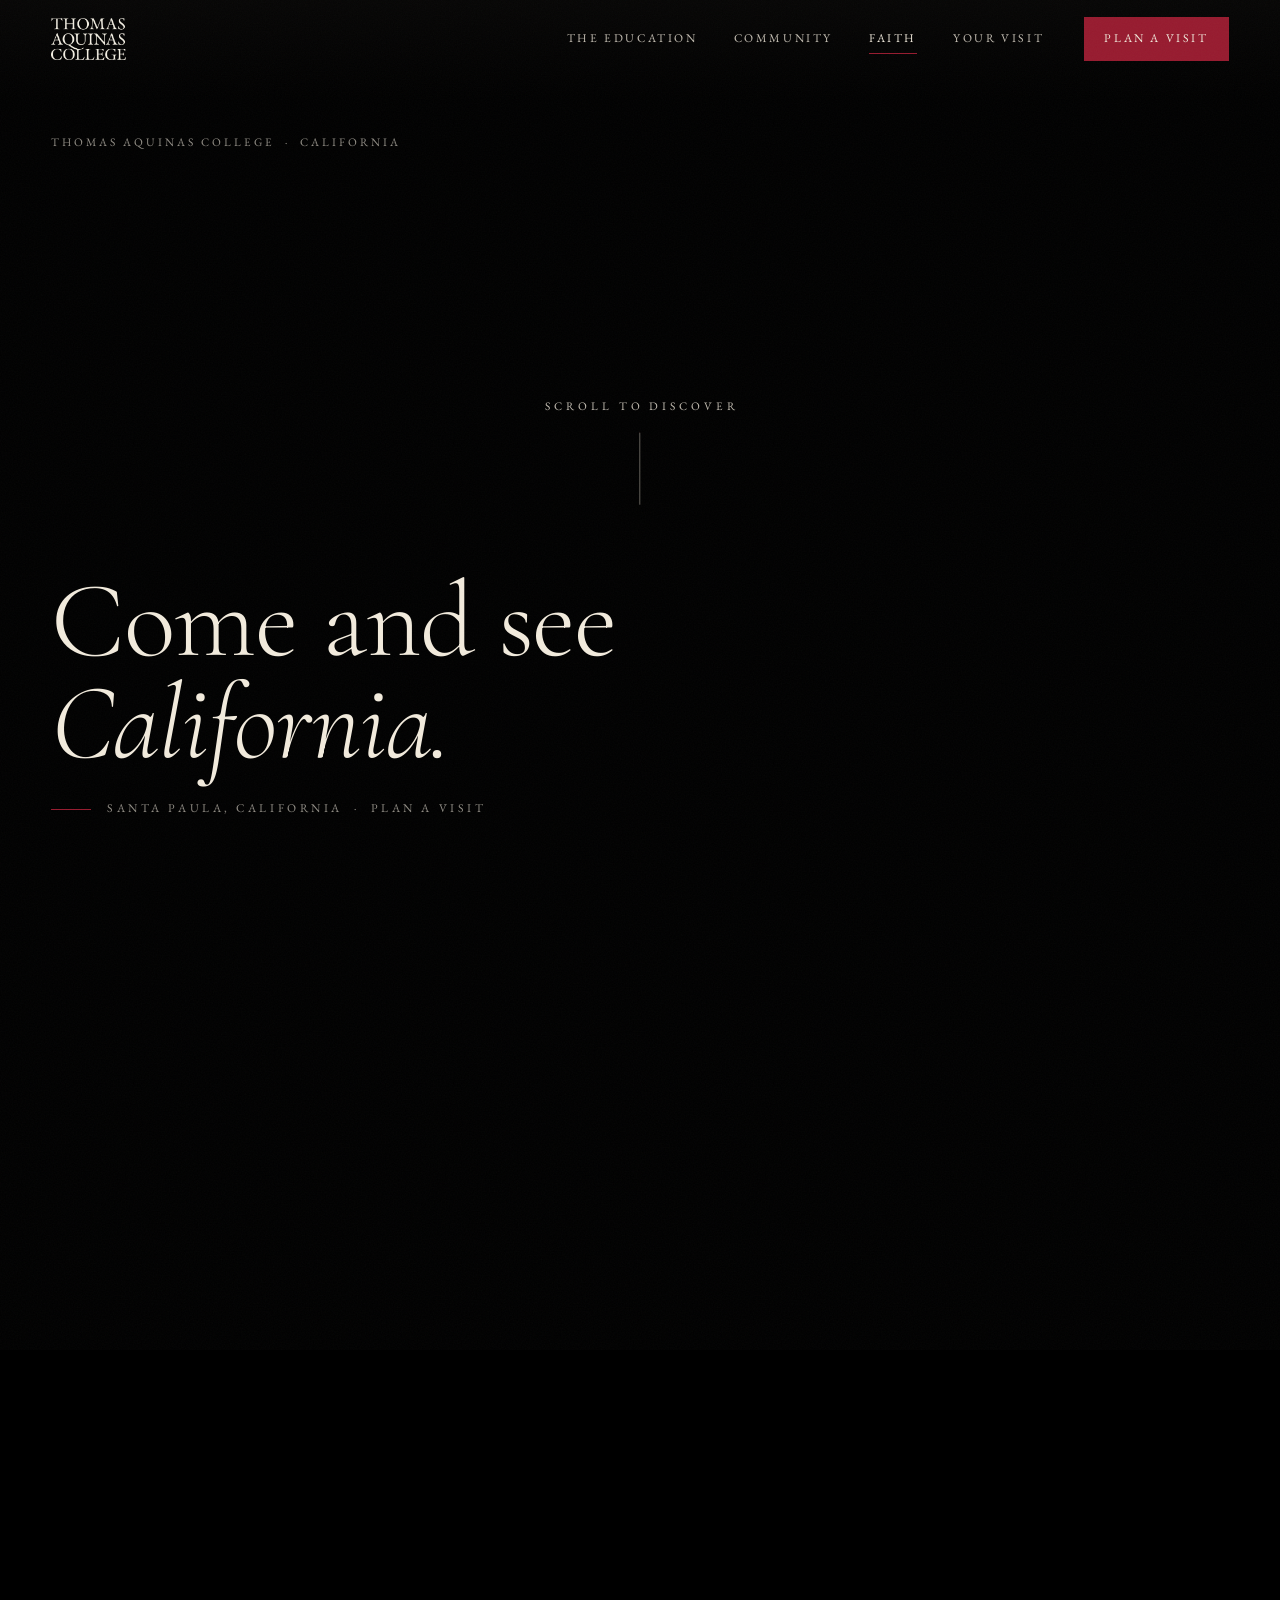
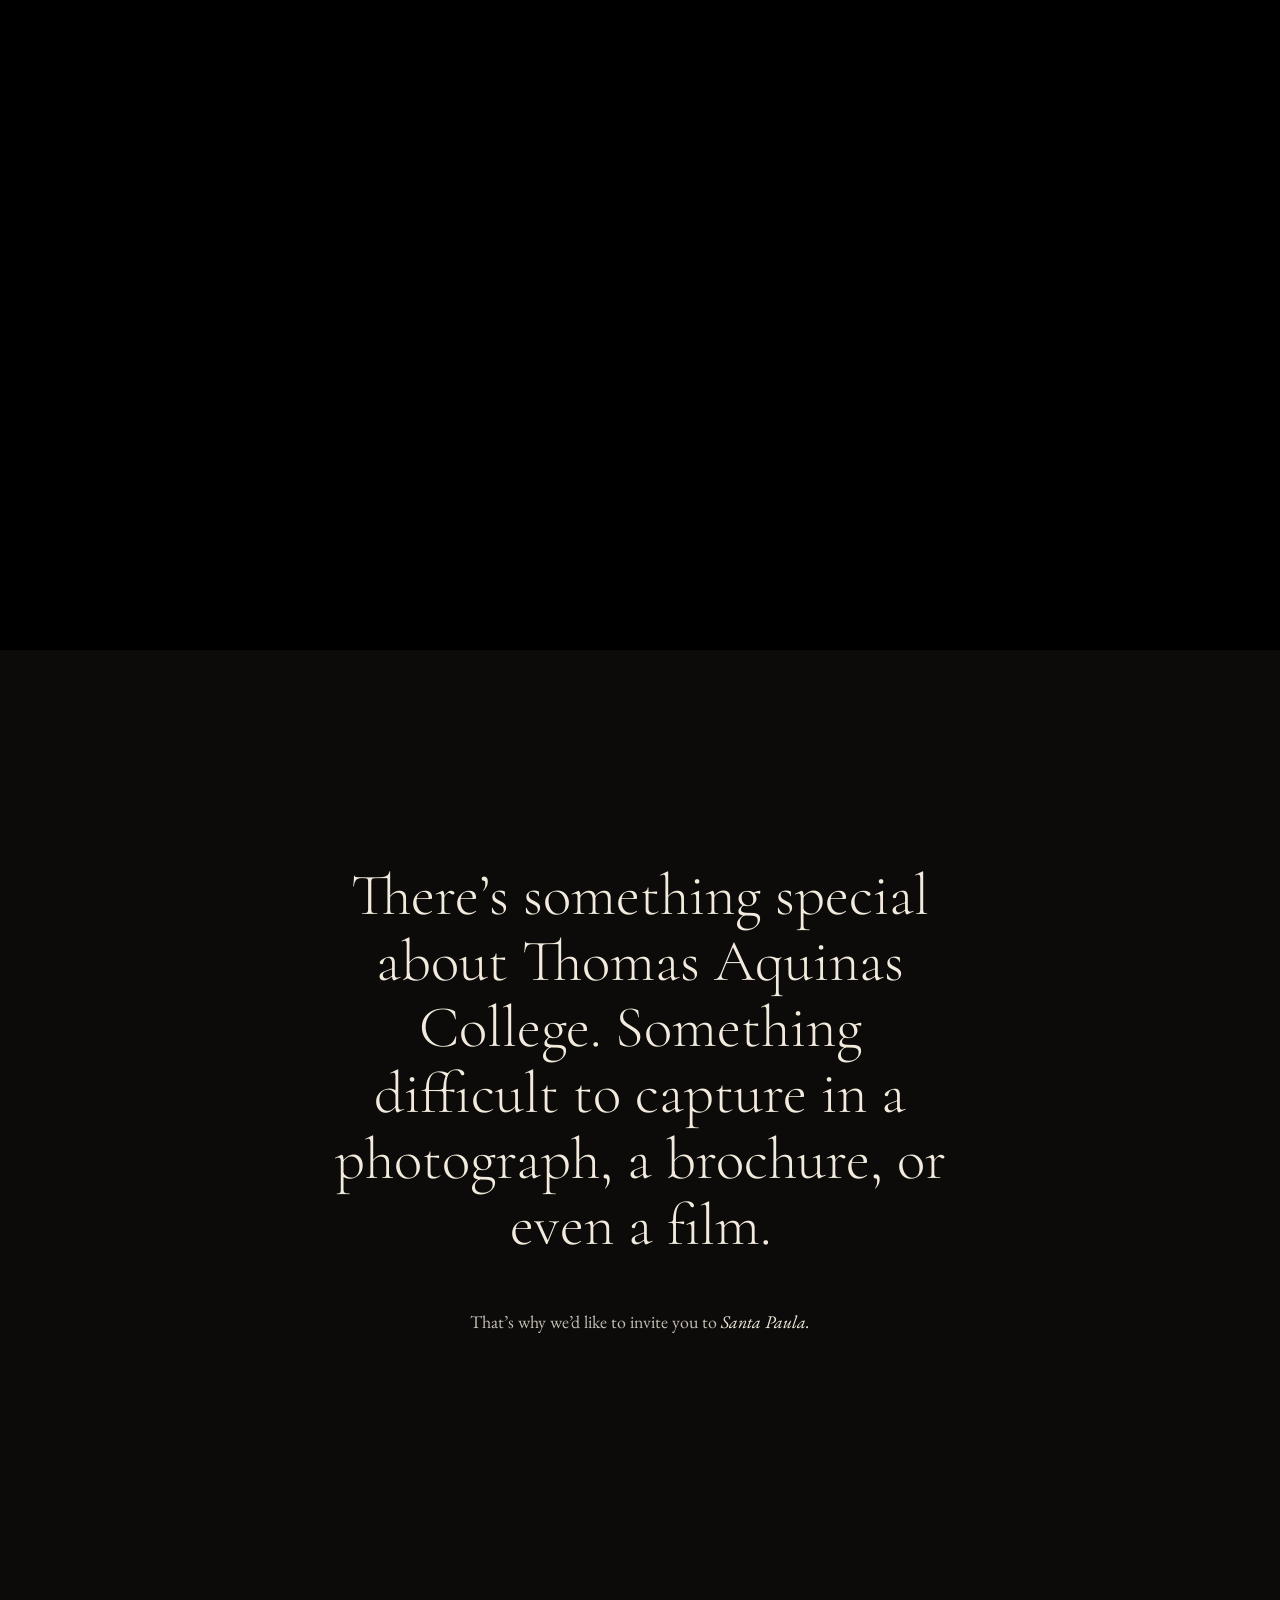
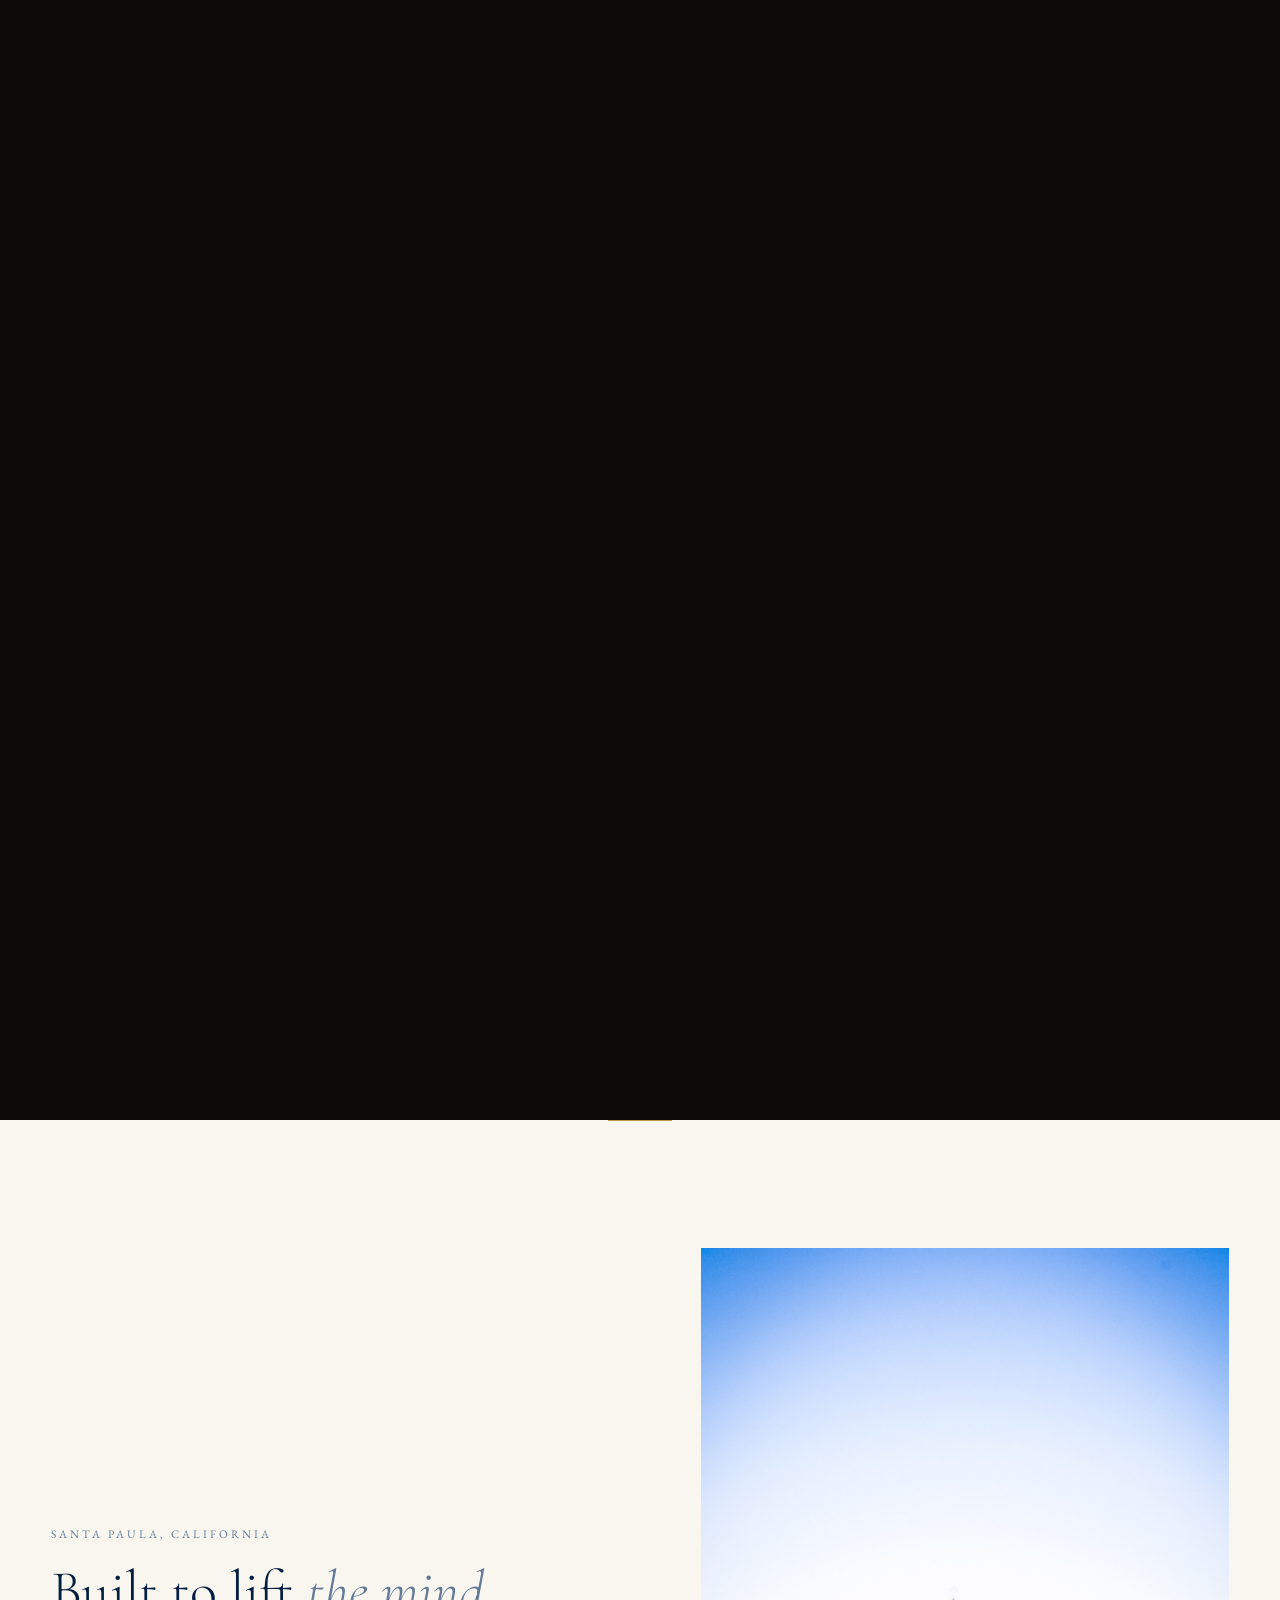
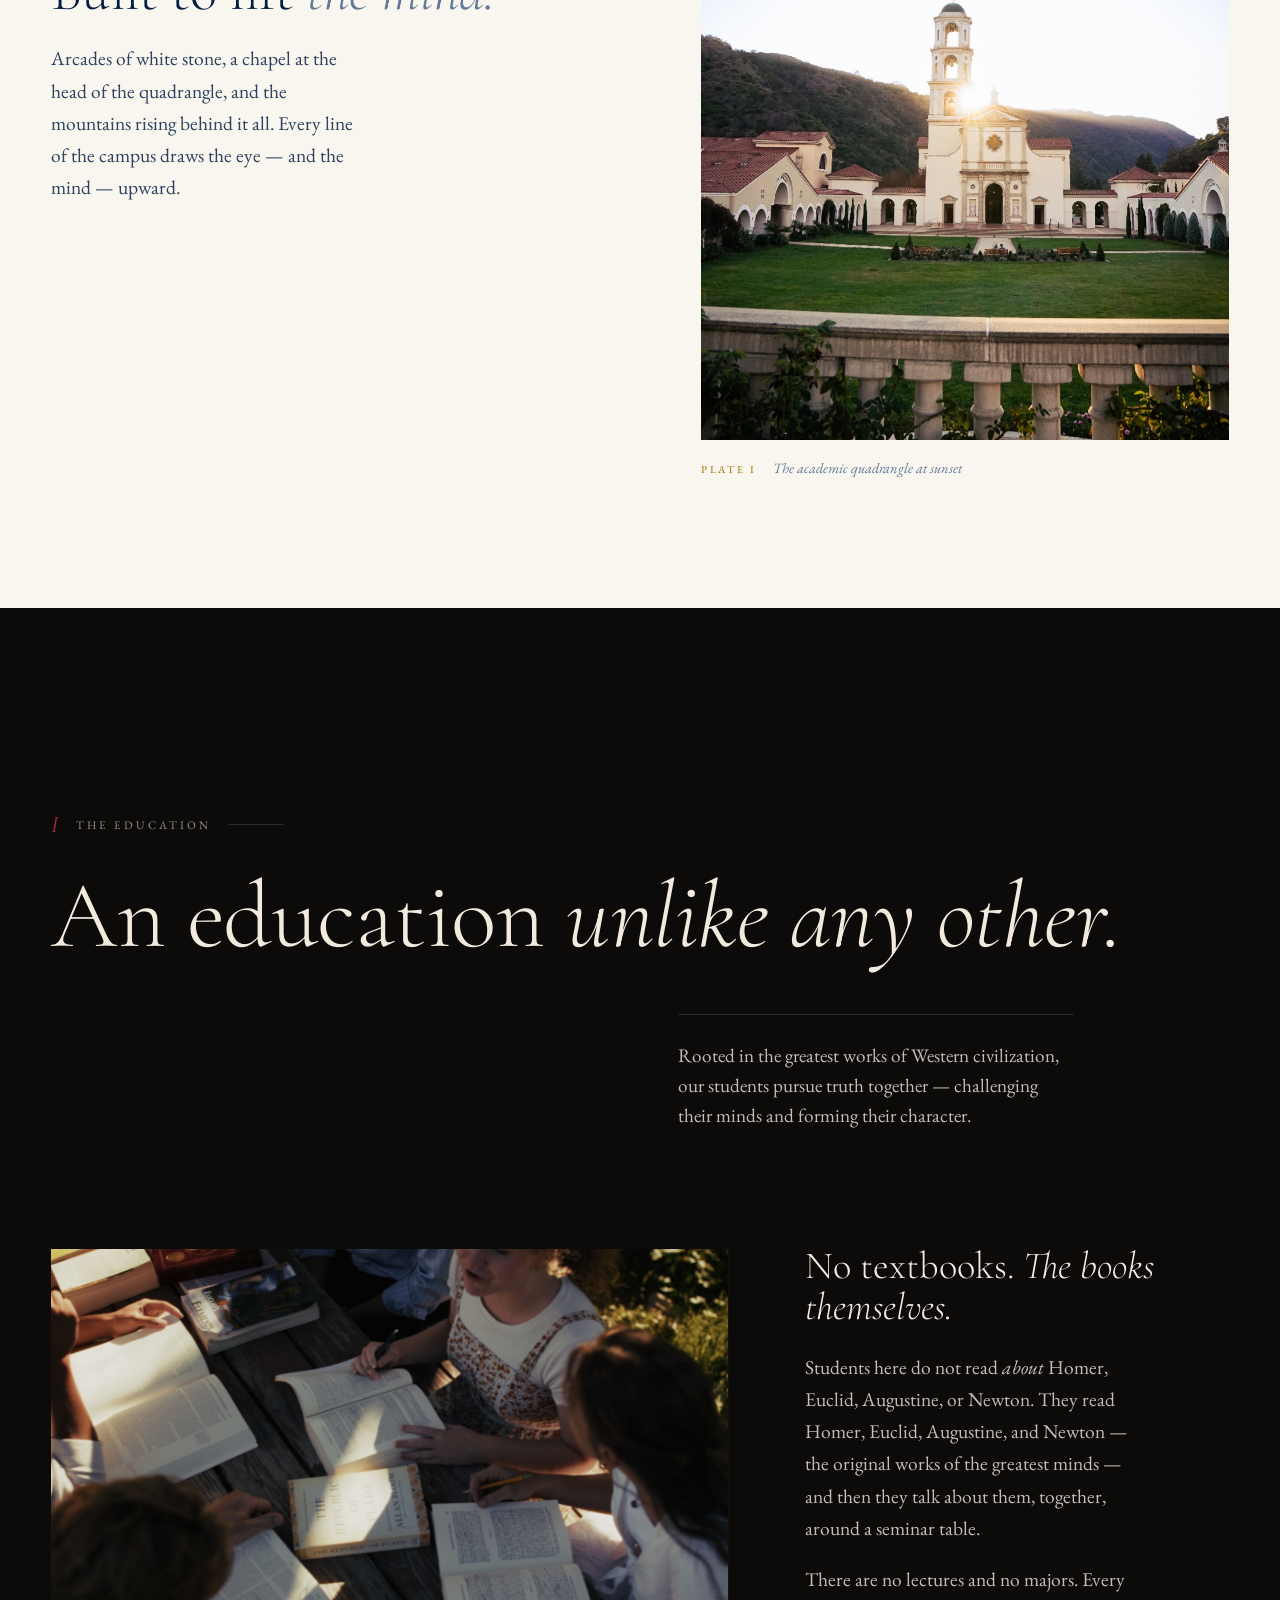
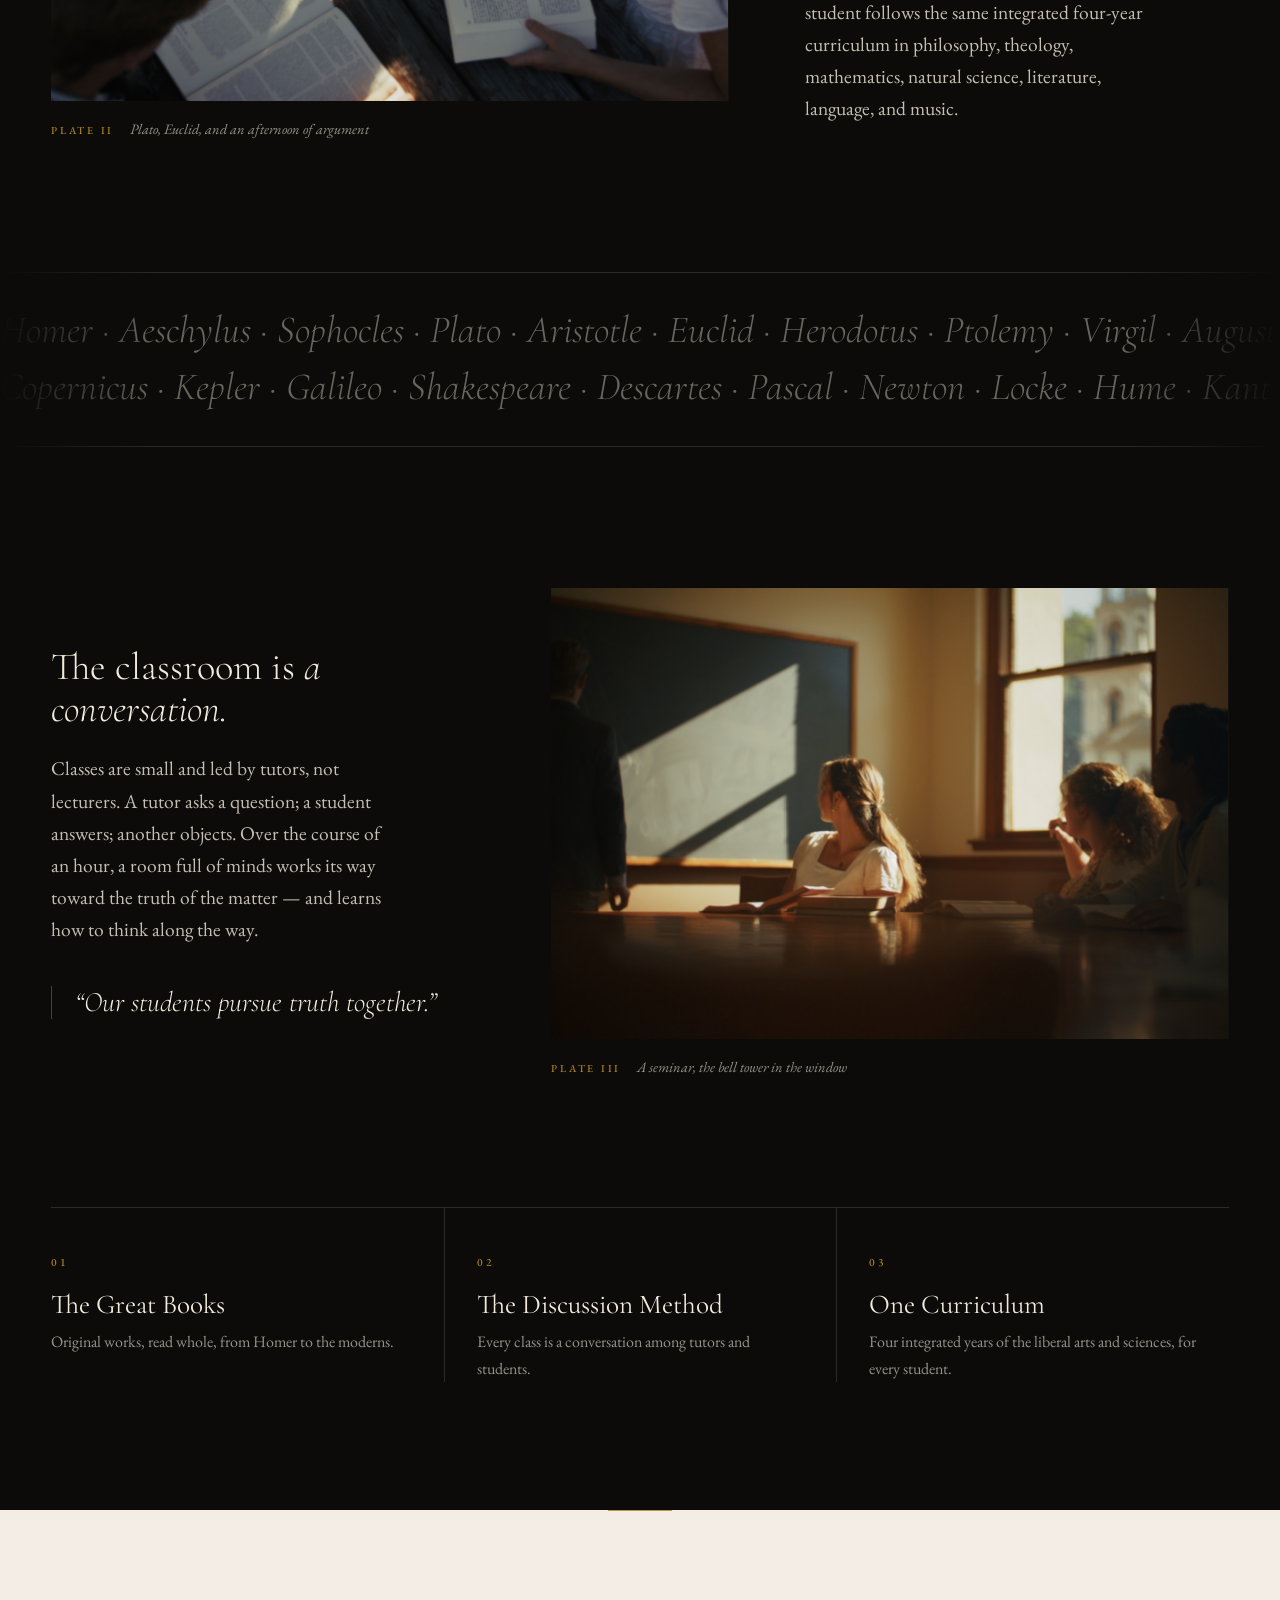
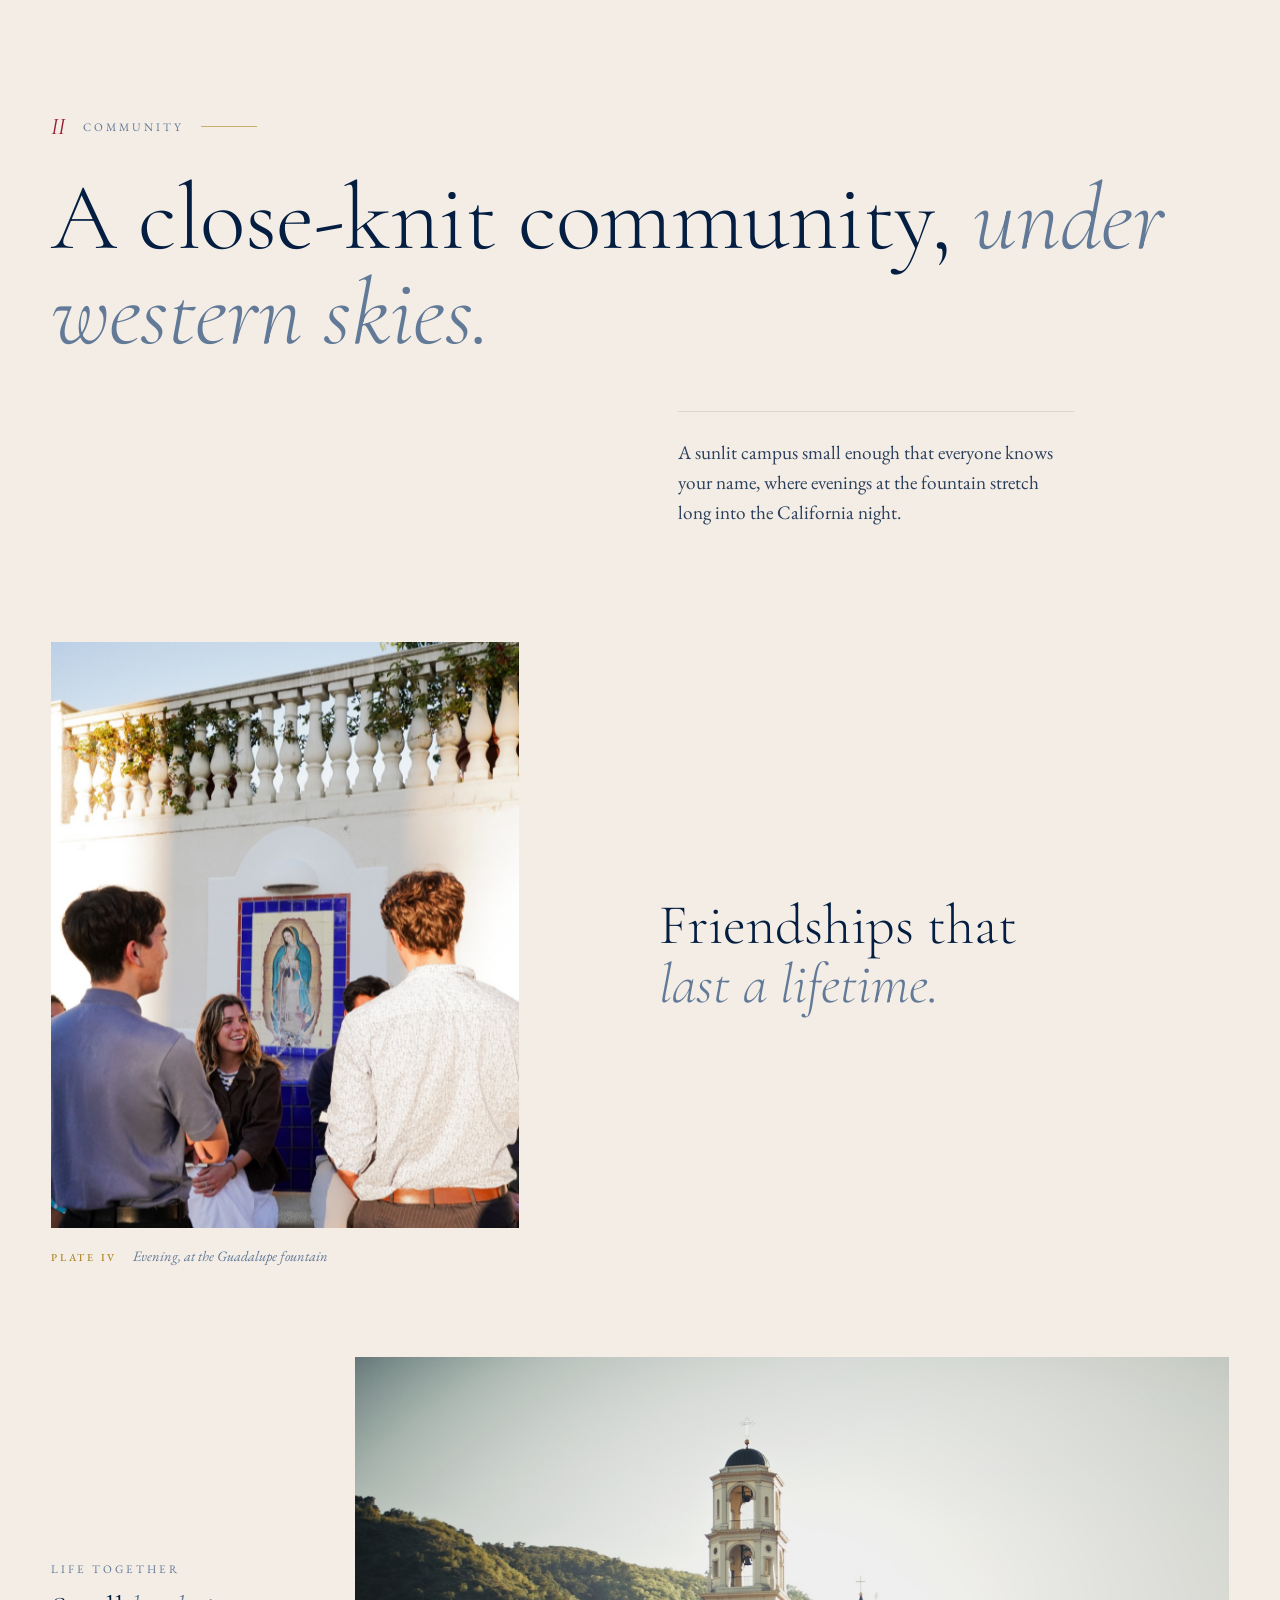
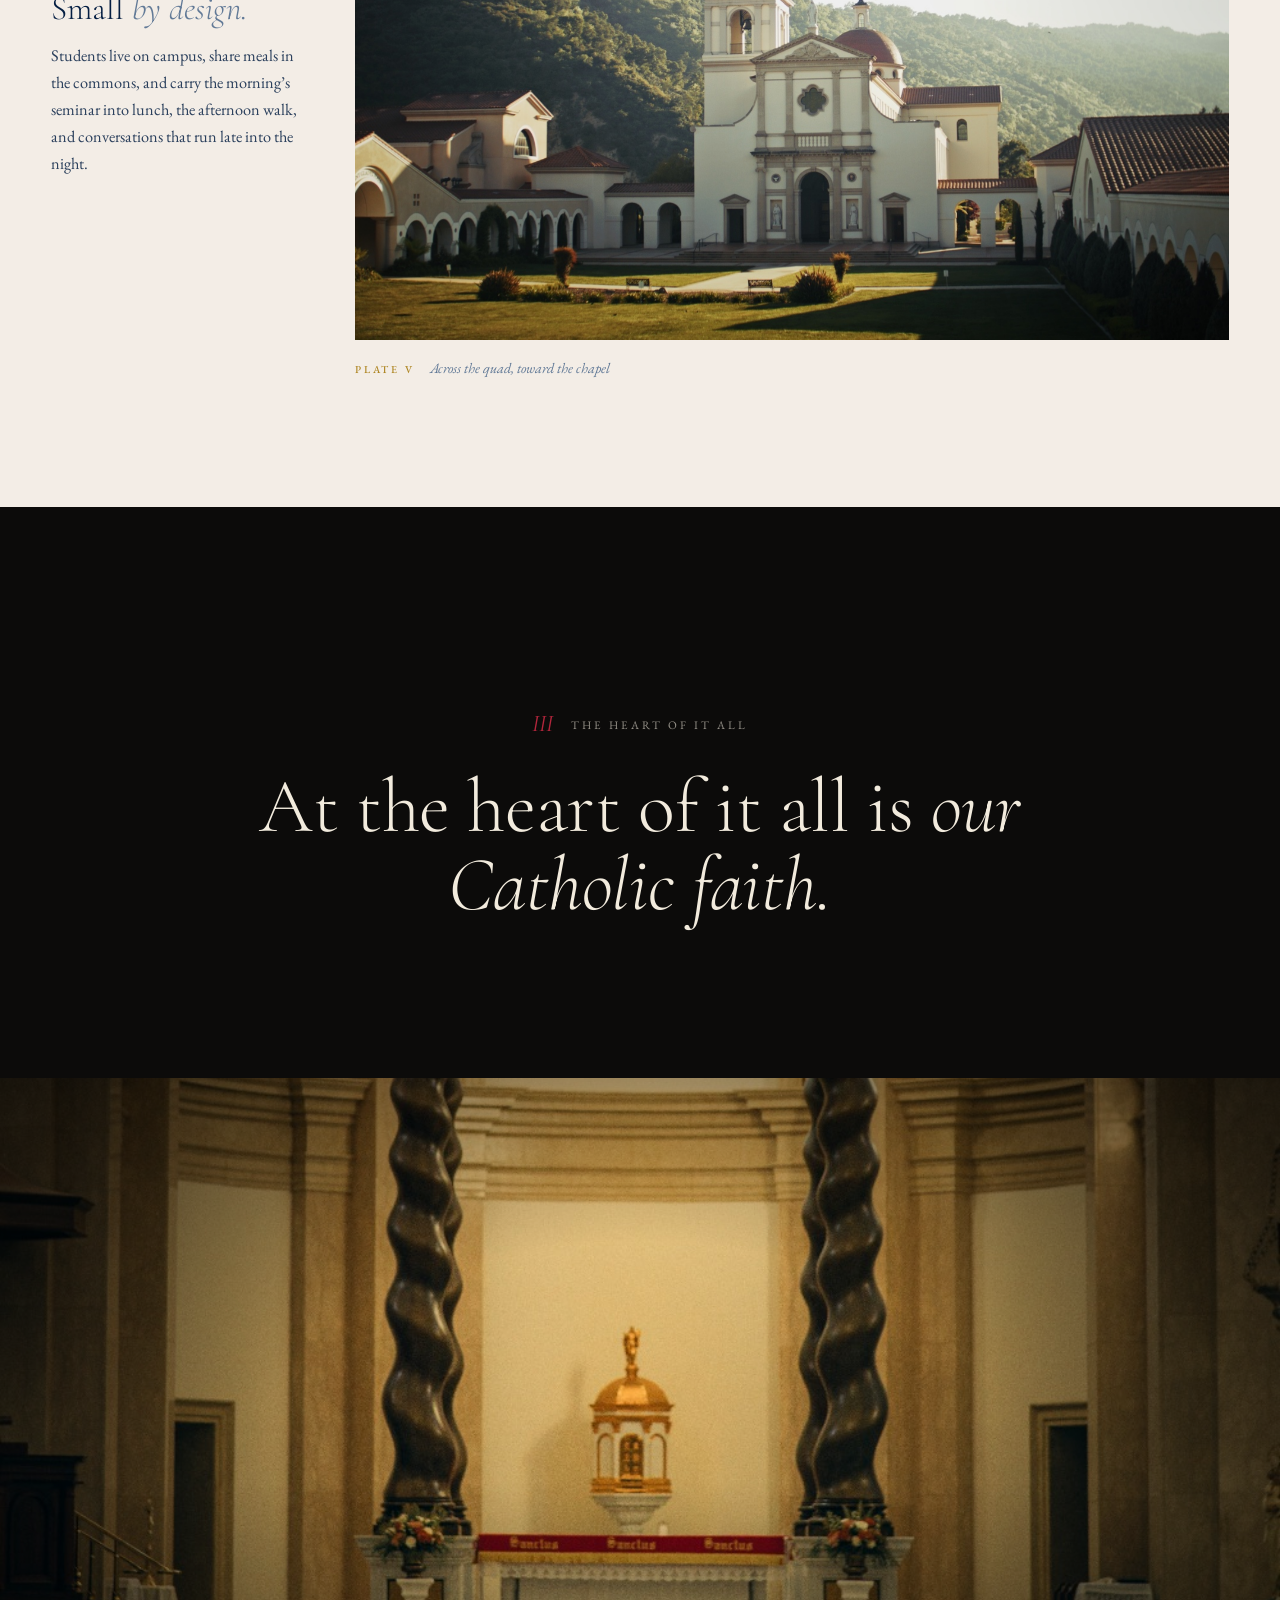
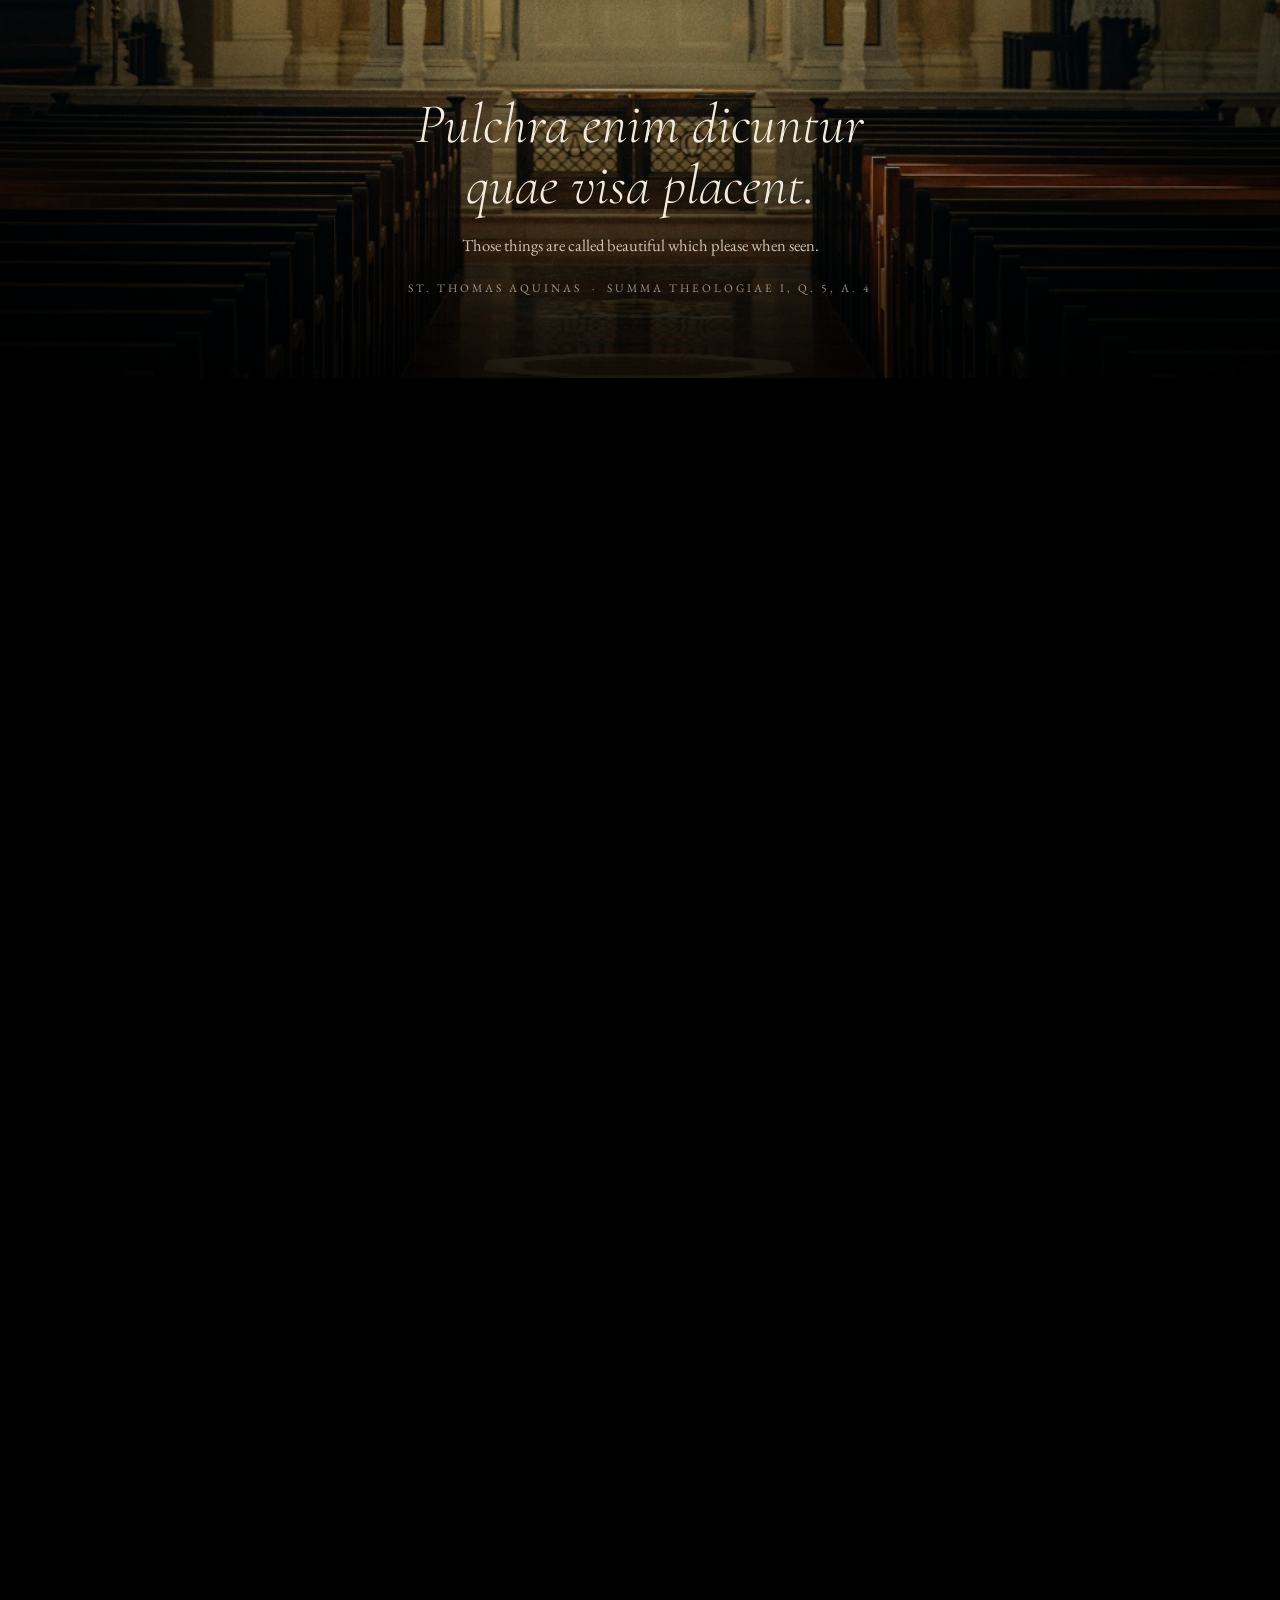
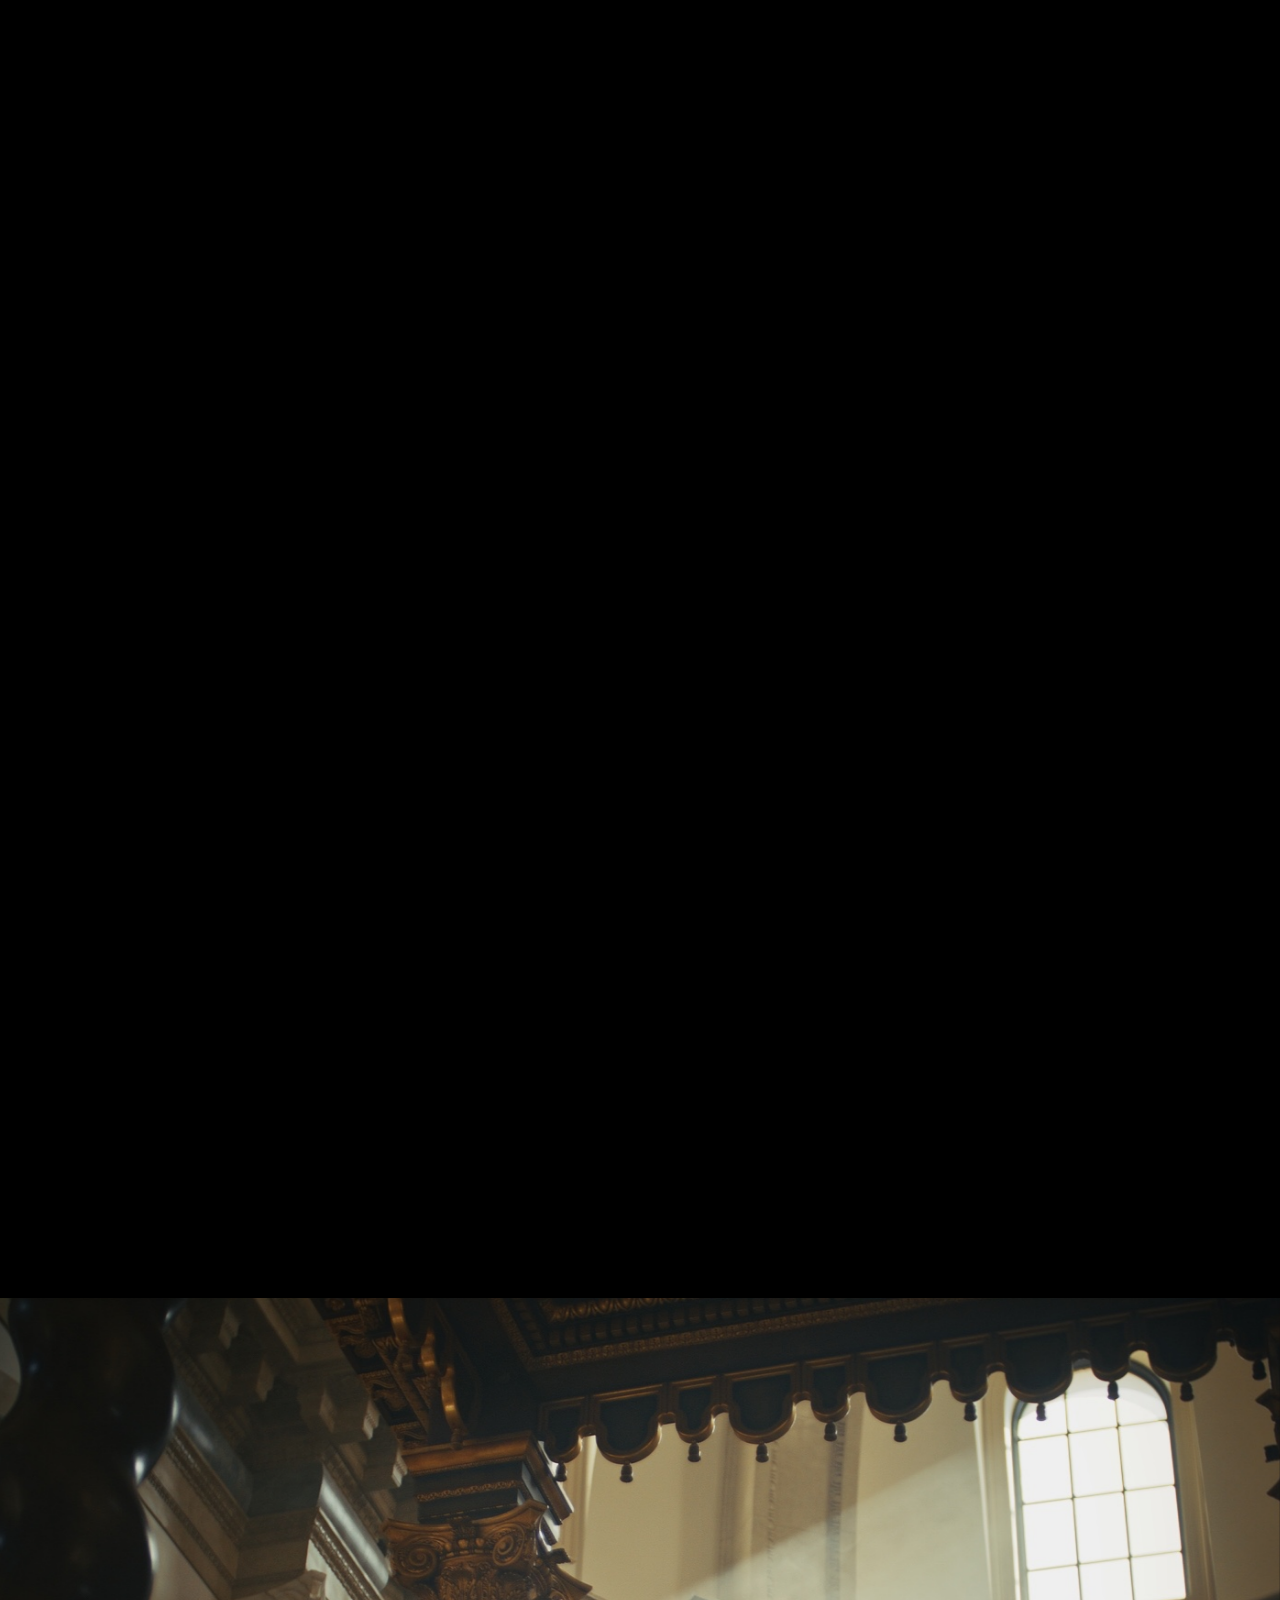
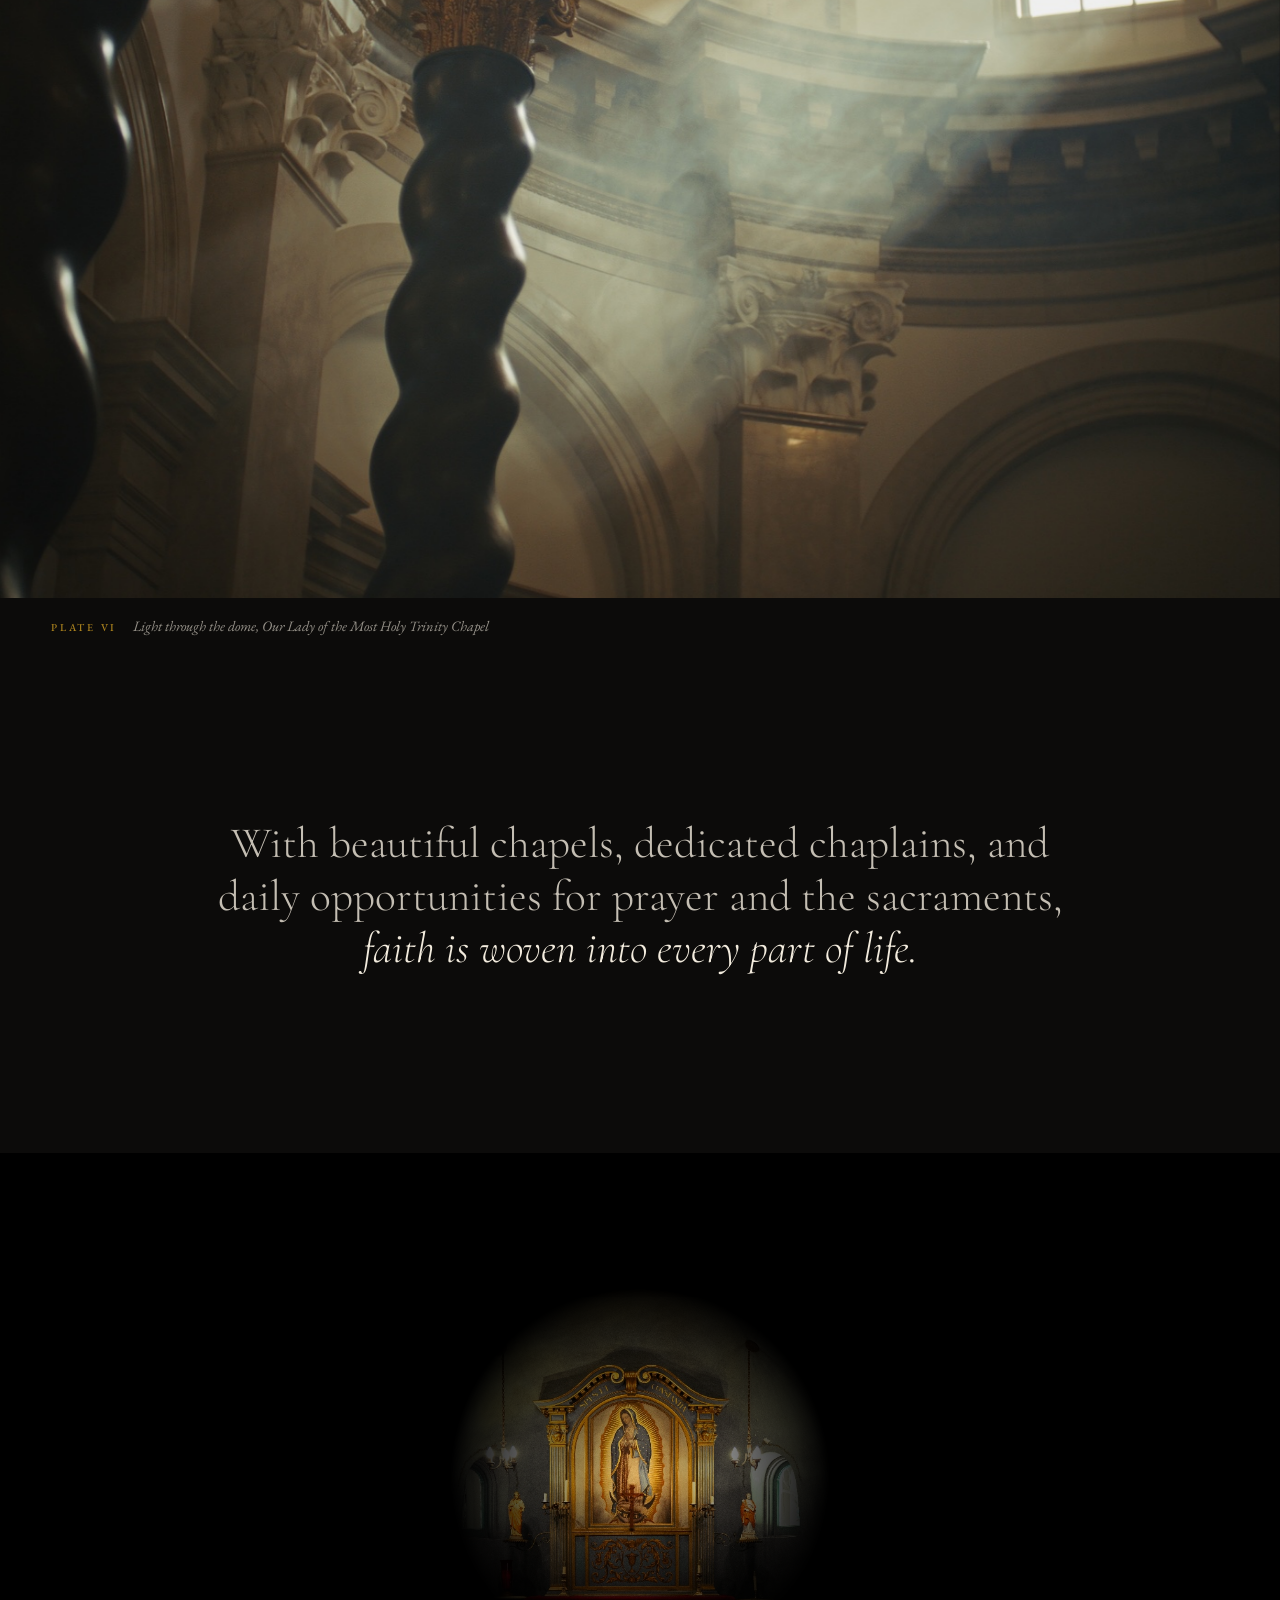
<file: california/index.html>
<!DOCTYPE html>
<html lang="en">
<head>
  <meta charset="utf-8">
  <meta name="viewport" content="width=device-width, initial-scale=1">
  <title>Visit California · Thomas Aquinas College</title>
  <meta name="description" content="An education unlike any other. Rooted in the greatest works of Western civilization, on the California campus in Santa Paula. Come and see for yourself.">
  <meta name="theme-color" content="#0c0b0a">
  <link rel="icon" href="assets/logo/favicon.png">
  <link rel="preconnect" href="https://fonts.googleapis.com">
  <link rel="preconnect" href="https://fonts.gstatic.com" crossorigin>
  <link href="https://fonts.googleapis.com/css2?family=Cormorant+Garamond:ital,wght@0,300;0,400;0,500;1,300;1,400&family=EB+Garamond:ital,wght@0,400;0,500;1,400&display=swap" rel="stylesheet">
  <link rel="preload" as="image" href="assets/img/ca-tower-framed.jpg" fetchpriority="high">
  <link rel="stylesheet" href="styles.css">
</head>
<body>

<a class="skip" href="#main">Skip to content</a>

<!-- ============ HEADER ============ -->
<header class="site-header" id="header">
  <div class="header-inner">
    <a class="brand" href="../" aria-label="Thomas Aquinas College — choose a campus">
      <img src="assets/logo/wordmark.webp" alt="Thomas Aquinas College" width="1000" height="563">
    </a>

    <nav class="nav" aria-label="Primary">
      <a href="#education">The Education</a>
      <a href="#community">Community</a>
      <a href="#faith">Faith</a>
      <a href="#your-visit">Your Visit</a>
    </nav>

    <a class="btn btn-red header-cta" href="https://www.thomasaquinas.edu/visit" target="_blank" rel="noopener">Plan a Visit</a>

    <button class="menu-toggle" id="menuToggle" aria-expanded="false" aria-controls="mobileNav" aria-label="Open menu">
      <span></span><span></span>
    </button>
  </div>
  <div class="header-progress" aria-hidden="true"><i id="progress"></i></div>
</header>

<div class="mobile-nav" id="mobileNav" hidden>
  <nav aria-label="Mobile">
    <a href="#education"><small>I</small>The Education</a>
    <a href="#community"><small>II</small>Community</a>
    <a href="#faith"><small>III</small>Faith</a>
    <a href="#beyond"><small>IV</small>Between Classes</a>
    <a href="#your-visit"><small>V</small>Your Visit</a>
    <a href="https://www.thomasaquinas.edu/visit" class="btn btn-red" target="_blank" rel="noopener">Plan a Visit</a>
  </nav>
</div>

<main id="main">

  <!-- ============ HERO : the slit opens ============ -->
  <section class="hero scene" id="top" data-scene="hero" data-quiet-top>
    <div class="stage">
      <div class="hero-media">
        <img src="assets/img/ca-tower-framed.jpg" alt="The chapel bell tower at sunrise, glimpsed through a narrow opening" fetchpriority="high">
      </div>
      <div class="hero-shade"></div>

      <p class="hero-over label">Thomas Aquinas College &nbsp;·&nbsp; California</p>

      <div class="hero-title">
        <h1>Come and see<br><em>California.</em></h1>
        <p class="hero-sub">Santa Paula, California &nbsp;·&nbsp; Plan a visit</p>
      </div>

      <p class="scroll-cue label" aria-hidden="true"><span>Scroll to discover</span><i></i></p>
    </div>
  </section>

  <!-- ============ PRELUDE : narration ============ -->
  <section class="prelude scene" data-scene="words">
    <div class="stage stage-center">
      <p class="narration" data-words>There’s something special about Thomas Aquinas College. Something difficult to capture in a photograph, a brochure, or even a film.</p>
      <p class="narration-coda" data-coda>That’s why we’d like to invite you to <em>Santa Paula.</em></p>
    </div>
  </section>

  <!-- Plate I: the campus -->
  <div class="band light">
  <section class="quad-feature">
    <div class="quad-text reveal">
      <p class="label">Santa Paula, California</p>
      <h3>Built to lift <em>the mind.</em></h3>
      <p>Arcades of white stone, a chapel at the head of the quadrangle, and the mountains rising behind it all. Every line of the campus draws the eye — and the mind — upward.</p>
    </div>
    <figure class="plate quad-plate reveal">
      <div class="plate-frame">
        <img data-parallax="0.05" loading="lazy" src="assets/img/ca-quad-balcony.jpg" alt="The chapel and academic quadrangle at sunset, seen from behind a stone balustrade">
      </div>
      <figcaption><span class="numeral">Plate I</span> The academic quadrangle at sunset</figcaption>
    </figure>
  </section>
  </div>

  <!-- ============ I. THE EDUCATION ============ -->
  <section class="chapter" id="education">
    <header class="chapter-head reveal">
      <p class="chapter-mark"><span class="roman">I</span><span class="label">The Education</span></p>
      <h2>An education <em>unlike any other.</em></h2>
      <p class="lede">Rooted in the greatest works of Western civilization, our students pursue truth together — challenging their minds and forming their character.</p>
    </header>

    <div class="split split-books">
      <figure class="plate reveal">
        <div class="plate-frame">
          <img data-parallax="0.08" loading="lazy" src="assets/img/ca-great-books.jpg" alt="Students around a wooden table with Plato’s Republic and Euclid’s Elements open before them">
        </div>
        <figcaption><span class="numeral">Plate II</span> Plato, Euclid, and an afternoon of argument</figcaption>
      </figure>
      <div class="split-text reveal">
        <h3>No textbooks. <em>The books themselves.</em></h3>
        <p>Students here do not read <em>about</em> Homer, Euclid, Augustine, or Newton. They read Homer, Euclid, Augustine, and Newton — the original works of the greatest minds — and then they talk about them, together, around a seminar table.</p>
        <p>There are no lectures and no majors. Every student follows the same integrated four-year curriculum in philosophy, theology, mathematics, natural science, literature, language, and music.</p>
      </div>
    </div>

    <div class="authors" aria-label="Some of the authors read at Thomas Aquinas College">
      <div class="authors-row"><span>Homer · Aeschylus · Sophocles · Plato · Aristotle · Euclid · Herodotus · Ptolemy · Virgil · Augustine · Boethius · Anselm · Aquinas · Dante · Chaucer · </span><span aria-hidden="true">Homer · Aeschylus · Sophocles · Plato · Aristotle · Euclid · Herodotus · Ptolemy · Virgil · Augustine · Boethius · Anselm · Aquinas · Dante · Chaucer · </span></div>
      <div class="authors-row reverse"><span>Copernicus · Kepler · Galileo · Shakespeare · Descartes · Pascal · Newton · Locke · Hume · Kant · Hegel · Tocqueville · Lincoln · Darwin · Faraday · Einstein · </span><span aria-hidden="true">Copernicus · Kepler · Galileo · Shakespeare · Descartes · Pascal · Newton · Locke · Hume · Kant · Hegel · Tocqueville · Lincoln · Darwin · Faraday · Einstein · </span></div>
    </div>

    <div class="split split-reverse">
      <div class="split-text reveal">
        <h3>The classroom is <em>a conversation.</em></h3>
        <p>Classes are small and led by tutors, not lecturers. A tutor asks a question; a student answers; another objects. Over the course of an hour, a room full of minds works its way toward the truth of the matter — and learns how to think along the way.</p>
        <blockquote class="pull">“Our students pursue truth together.”</blockquote>
      </div>
      <figure class="plate reveal">
        <div class="plate-frame">
          <img data-parallax="0.08" loading="lazy" src="assets/img/ca-seminar.jpg" alt="Students around a seminar table turn toward the chalkboard; the chapel bell tower is framed in the window">
        </div>
        <figcaption><span class="numeral">Plate III</span> A seminar, the bell tower in the window</figcaption>
      </figure>
    </div>

    <ol class="pillars">
      <li class="reveal"><span class="pillar-n">01</span><h4>The Great Books</h4><p>Original works, read whole, from Homer to the moderns.</p></li>
      <li class="reveal"><span class="pillar-n">02</span><h4>The Discussion Method</h4><p>Every class is a conversation among tutors and students.</p></li>
      <li class="reveal"><span class="pillar-n">03</span><h4>One Curriculum</h4><p>Four integrated years of the liberal arts and sciences, for every student.</p></li>
    </ol>
  </section>

  <!-- ============ II. COMMUNITY ============ -->
  <div class="band light warm">
  <section class="chapter" id="community">
    <header class="chapter-head reveal">
      <p class="chapter-mark"><span class="roman">II</span><span class="label">Community</span></p>
      <h2>A close-knit community, <em>under western skies.</em></h2>
      <p class="lede">A sunlit campus small enough that everyone knows your name, where evenings at the fountain stretch long into the California night.</p>
    </header>

    <div class="mosaic">
      <figure class="plate mosaic-a reveal">
        <div class="plate-frame portrait">
          <img data-parallax="0.06" loading="lazy" src="assets/img/ca-fountain.jpg" alt="Students laughing together beside a tiled fountain of Our Lady of Guadalupe">
        </div>
        <figcaption><span class="numeral">Plate IV</span> Evening, at the Guadalupe fountain</figcaption>
      </figure>

      <blockquote class="mosaic-quote reveal">
        <p>Friendships that<br><em>last a lifetime.</em></p>
      </blockquote>

      <div class="mosaic-note reveal">
        <p class="label">Life together</p>
        <h4>Small <em>by design.</em></h4>
        <p>Students live on campus, share meals in the commons, and carry the morning’s seminar into lunch, the afternoon walk, and conversations that run late into the night.</p>
      </div>

      <figure class="plate mosaic-b reveal">
        <div class="plate-frame">
          <img data-parallax="0.08" loading="lazy" src="assets/img/ca-quad-wide.jpg" alt="Our Lady of the Most Holy Trinity Chapel at the head of the academic quadrangle, foothills behind">
        </div>
        <figcaption><span class="numeral">Plate V</span> Across the quad, toward the chapel</figcaption>
      </figure>
    </div>
  </section>
  </div>

  <!-- ============ III. FAITH ============ -->
  <section class="chapter chapter-faith" id="faith">
    <header class="chapter-head center reveal">
      <p class="chapter-mark"><span class="roman">III</span><span class="label">The Heart of It All</span></p>
      <h2>At the heart of it all is <em>our Catholic faith.</em></h2>
    </header>
  </section>

  <!-- ARREST I : the baldachin comes into focus, then holds -->
  <section class="arrest scene" data-scene="arrest" data-quiet aria-label="Interior of Our Lady of the Most Holy Trinity Chapel">
    <div class="stage">
      <div class="arrest-bg" style="background-image:url('assets/img/ca-baldachin.jpg')"></div>
      <div class="arrest-media">
        <img class="arrest-soft" src="assets/img/ca-baldachin.jpg" alt="" aria-hidden="true">
        <img class="arrest-sharp" src="assets/img/ca-baldachin.jpg" alt="The gilded baldachin, high altar, and tabernacle of Our Lady of the Most Holy Trinity Chapel">
      </div>
      <div class="arrest-veil"></div>
      <div class="arrest-quote">
        <p class="latin">Pulchra enim dicuntur<br>quae visa placent.</p>
        <p class="english">Those things are called beautiful which please when seen.</p>
        <p class="cite label">St. Thomas Aquinas &nbsp;·&nbsp; Summa Theologiae I, q. 5, a. 4</p>
      </div>
    </div>
  </section>

  <figure class="plate plate-full">
    <div class="plate-frame tall">
      <img data-parallax="0.16" loading="lazy" src="assets/img/ca-columns-light.jpg" alt="A shaft of light falls through the dome window between the twisted columns of the baldachin">
    </div>
    <figcaption><span class="numeral">Plate VI</span> Light through the dome, Our Lady of the Most Holy Trinity Chapel</figcaption>
  </figure>

  <section class="narration-block reveal">
    <p>With beautiful chapels, dedicated chaplains, and daily opportunities for prayer and the sacraments, <em>faith is woven into every part of life.</em></p>
  </section>

  <!-- ARREST II : light gathers from the altar outward -->
  <section class="glow scene" data-scene="glow" data-quiet aria-label="A small chapel lit only at its altar">
    <div class="stage">
      <div class="glow-media">
        <img src="assets/img/ca-guadalupe-chapel.jpg" alt="A small, dim chapel; only the gilded altarpiece of Our Lady of Guadalupe is lit, inscribed Spes et Constantia">
      </div>
      <div class="glow-close">
        <img src="assets/img/ca-guadalupe-closeup.jpg" alt="Close view of the gilded altarpiece of Our Lady of Guadalupe, inscribed Spes et Constantia, beyond the silhouettes of students at prayer">
      </div>
      <div class="glow-caption">
        <p class="latin">Spes et Constantia</p>
        <p class="label">Hope and steadfastness</p>
      </div>
    </div>
  </section>

  <div class="split split-prayer">
    <figure class="plate reveal">
      <div class="plate-frame">
        <img data-parallax="0.07" loading="lazy" src="assets/img/ca-prayer.jpg" alt="Two students kneel in prayer in a quiet chapel">
      </div>
      <figcaption><span class="numeral">Plate VII</span> A quiet hour</figcaption>
    </figure>
    <div class="split-text reveal">
      <h3>Never far <em>from the altar.</em></h3>
      <p>Daily Mass. Confession. Adoration. The Rosary said among friends. Here the life of the mind and the life of prayer are not two lives, but one — <em>fides quaerens intellectum,</em> faith seeking understanding.</p>
    </div>
  </div>

  <!-- ============ IV. BEYOND THE CLASSROOM ============ -->
  <div class="band light sand">
  <section class="chapter" id="beyond">
    <header class="chapter-head reveal">
      <p class="chapter-mark"><span class="roman">IV</span><span class="label">Beyond the Classroom</span></p>
      <h2>A whole world <em>to explore.</em></h2>
      <p class="lede">Sports, adventure, and the simple joy of good friends — with the mountains close enough to hike before class, and the Pacific less than an hour away.</p>
    </header>
  </section>
  </div>

  <figure class="plate plate-full">
    <div class="plate-frame tall">
      <img data-parallax="0.14" loading="lazy" src="assets/img/ca-softball.jpg" alt="A student at bat during a softball game, the chapel bell tower and mountains behind">
    </div>
    <figcaption><span class="numeral">Plate VIII</span> An afternoon game beneath the bell tower</figcaption>
  </figure>

  <div class="split split-reverse split-solo">
    <div class="split-text reveal">
      <h3>Tutors who stay <em>after class.</em></h3>
      <p>Questions don’t keep office hours. A proof begun in seminar is often finished at the chalkboard in the afternoon light, tutor and student working it out together.</p>
    </div>
    <figure class="plate reveal">
      <div class="plate-frame">
        <img data-parallax="0.07" loading="lazy" src="assets/img/ca-chalkboard.jpg" alt="A tutor sketches a geometric proof on a chalkboard as sunlight falls across it">
      </div>
      <figcaption><span class="numeral">Plate IX</span> A proposition of Euclid, in morning light</figcaption>
    </figure>
  </div>


  <!-- ============ ALMANAC ============ -->
  <section class="almanac">
    <header class="chapter-head center reveal">
      <p class="chapter-mark"><span class="label">A California Day</span></p>
      <h2>From first light <em>to last.</em></h2>
    </header>
    <ol class="alm">
        <li class="reveal"><span class="alm-n">I</span><h4>Morning</h4><p>Mass beneath the gilded dome, as the sun clears the mountains.</p></li>
        <li class="reveal"><span class="alm-n">II</span><h4>Midday</h4><p>Seminar in western light, the bell tower framed in the window.</p></li>
        <li class="reveal"><span class="alm-n">III</span><h4>Afternoon</h4><p>A hike into the foothills, or a game on the field below the chapel.</p></li>
        <li class="reveal"><span class="alm-n">IV</span><h4>Evening</h4><p>Friends at the Guadalupe fountain while the valley turns to gold.</p></li>
    </ol>
  </section>

  <!-- ============ V. YOUR VISIT ============ -->
  <div class="band light">
  <section class="chapter" id="your-visit">
    <header class="chapter-head reveal">
      <p class="chapter-mark"><span class="roman">V</span><span class="label">Your Visit</span></p>
      <h2>Come to <em>Santa Paula.</em></h2>
      <p class="lede">Spend a day on the California campus. Sit in on a class, share a meal, and meet the students who will tell you what it’s really like.</p>
    </header>

    <div class="campuses">
      <article class="campus reveal">
        <figure class="plate">
          <div class="plate-frame portrait">
            <img data-parallax="0.06" loading="lazy" style="object-position: 62% 50%" src="assets/img/ca-baldachin-detail.jpg" alt="Gilded angels and the crucifix atop the baldachin, beneath the chapel dome">
          </div>
        </figure>
        <div class="campus-text">
          <p class="label">In the chapel</p>
          <h3>Pray with us</h3>
          <p>Join the students for daily Mass in Our Lady of the Most Holy Trinity Chapel, the heart of the campus.</p>
        </div>
      </article>

      <article class="campus campus-offset reveal">
        <figure class="plate">
          <div class="plate-frame portrait">
            <img data-parallax="0.06" loading="lazy" src="assets/img/ca-chapel-facade.jpg" alt="The chapel façade and bell tower in late sun, students crossing the lawn">
          </div>
        </figure>
        <div class="campus-text">
          <p class="label">On the campus</p>
          <h3>Walk the grounds</h3>
          <p>From the arcades of the academic quadrangle to the foothills behind them, see where four years of study, prayer, and friendship unfold. And sit in on a class while you’re here.</p>
        </div>
      </article>
    </div>

  </section>
  </div>

  <!-- ============ FINALE : the window closes ============ -->
  <section class="finale scene" data-scene="finale" data-quiet aria-label="Plan your visit">
    <div class="stage">
      <div class="finale-media">
        <img src="assets/img/ca-tower-framed.jpg" alt="The chapel bell tower at sunrise">
      </div>
      <div class="finale-shade"></div>
      <div class="finale-title">
        <p class="label">Thomas Aquinas College</p>
        <h2>Come stand<br><em>in this light.</em></h2>
      </div>
      <div class="finale-cta">
        <p class="label">Santa Paula, California</p>
        <a class="btn btn-red finale-btn" href="https://www.thomasaquinas.edu/visit" target="_blank" rel="noopener">Plan Your Visit <span aria-hidden="true">→</span></a>
        <p class="finale-note">Come and see for yourself.</p>
      </div>
    </div>
  </section>

  <!-- ============ COME SEE FOR YOURSELF ============ -->
  <section class="visit" id="visit">
    <img class="visit-seal" src="assets/logo/seal.webp" alt="" aria-hidden="true" loading="lazy">
    <div class="visit-inner">
      <p class="label reveal">An invitation</p>
      <h2 class="reveal">Come see California <em>for yourself.</em></h2>
      <p class="lede reveal">Meet our students. Join a class. Discover the community. We invite you to experience Thomas Aquinas College, California, firsthand.</p>

      <ul class="ways">
        <li class="reveal">
          <a href="https://www.thomasaquinas.edu/visit" target="_blank" rel="noopener">
            <span class="ways-n">i.</span>
            <span class="ways-body"><strong>Visit California</strong><span>Sit in on a class, share a meal, and stay the night in the residence halls.</span></span>
            <span class="ways-arrow" aria-hidden="true">→</span>
          </a>
        </li>
        <li class="reveal">
          <a href="https://www.thomasaquinas.edu/visit" target="_blank" rel="noopener">
            <span class="ways-n">ii.</span>
            <span class="ways-body"><strong>Summer Program</strong><span>High school students live the life of a TAC student, from seminar table to chapel.</span></span>
            <span class="ways-arrow" aria-hidden="true">→</span>
          </a>
        </li>
        <li class="reveal">
          <a href="https://www.thomasaquinas.edu/visit" target="_blank" rel="noopener">
            <span class="ways-n">iii.</span>
            <span class="ways-body"><strong>Talk with admissions</strong><span>Ask anything — about the curriculum, financial aid, or life on the California campus.</span></span>
            <span class="ways-arrow" aria-hidden="true">→</span>
          </a>
        </li>
      </ul>

      <div class="visit-actions reveal">
        <a class="btn btn-red btn-lg" href="https://www.thomasaquinas.edu/visit" target="_blank" rel="noopener">Plan Your Visit</a>
        <a class="btn btn-ghost btn-lg" href="https://www.thomasaquinas.edu/admissions/apply" target="_blank" rel="noopener">Apply</a>
      </div>
    </div>
  </section>

</main>

<footer class="site-footer">
  <div class="footer-inner">
    <img class="footer-mark" src="assets/logo/wordmark.webp" alt="Thomas Aquinas College" loading="lazy" width="1000" height="563">
    <div class="footer-cols">
      <div>
        <p class="label">California</p>
        <p>Santa Paula, California</p>
      </div>
      <div>
        <p class="label">Admissions</p>
        <p><a href="mailto:admissions@thomasaquinas.edu">admissions@thomasaquinas.edu</a><br><a href="https://thomasaquinas.edu" target="_blank" rel="noopener">thomasaquinas.edu</a></p>
      </div>
    </div>
  </div>
  <nav class="footer-jump" aria-label="Footer">
    <a href="#top" class="jump-top"><span aria-hidden="true">↑</span> Back to top</a>
    <a href="../new-england/" class="jump-other">See New England <span aria-hidden="true">→</span></a>
  </nav>
  <p class="motto"><em>Fides quaerens intellectum</em> &nbsp;·&nbsp; Faith seeking understanding</p>
</footer>

<div class="grain" aria-hidden="true"></div>
<script src="main.js"></script>
</body>
</html>
</file>
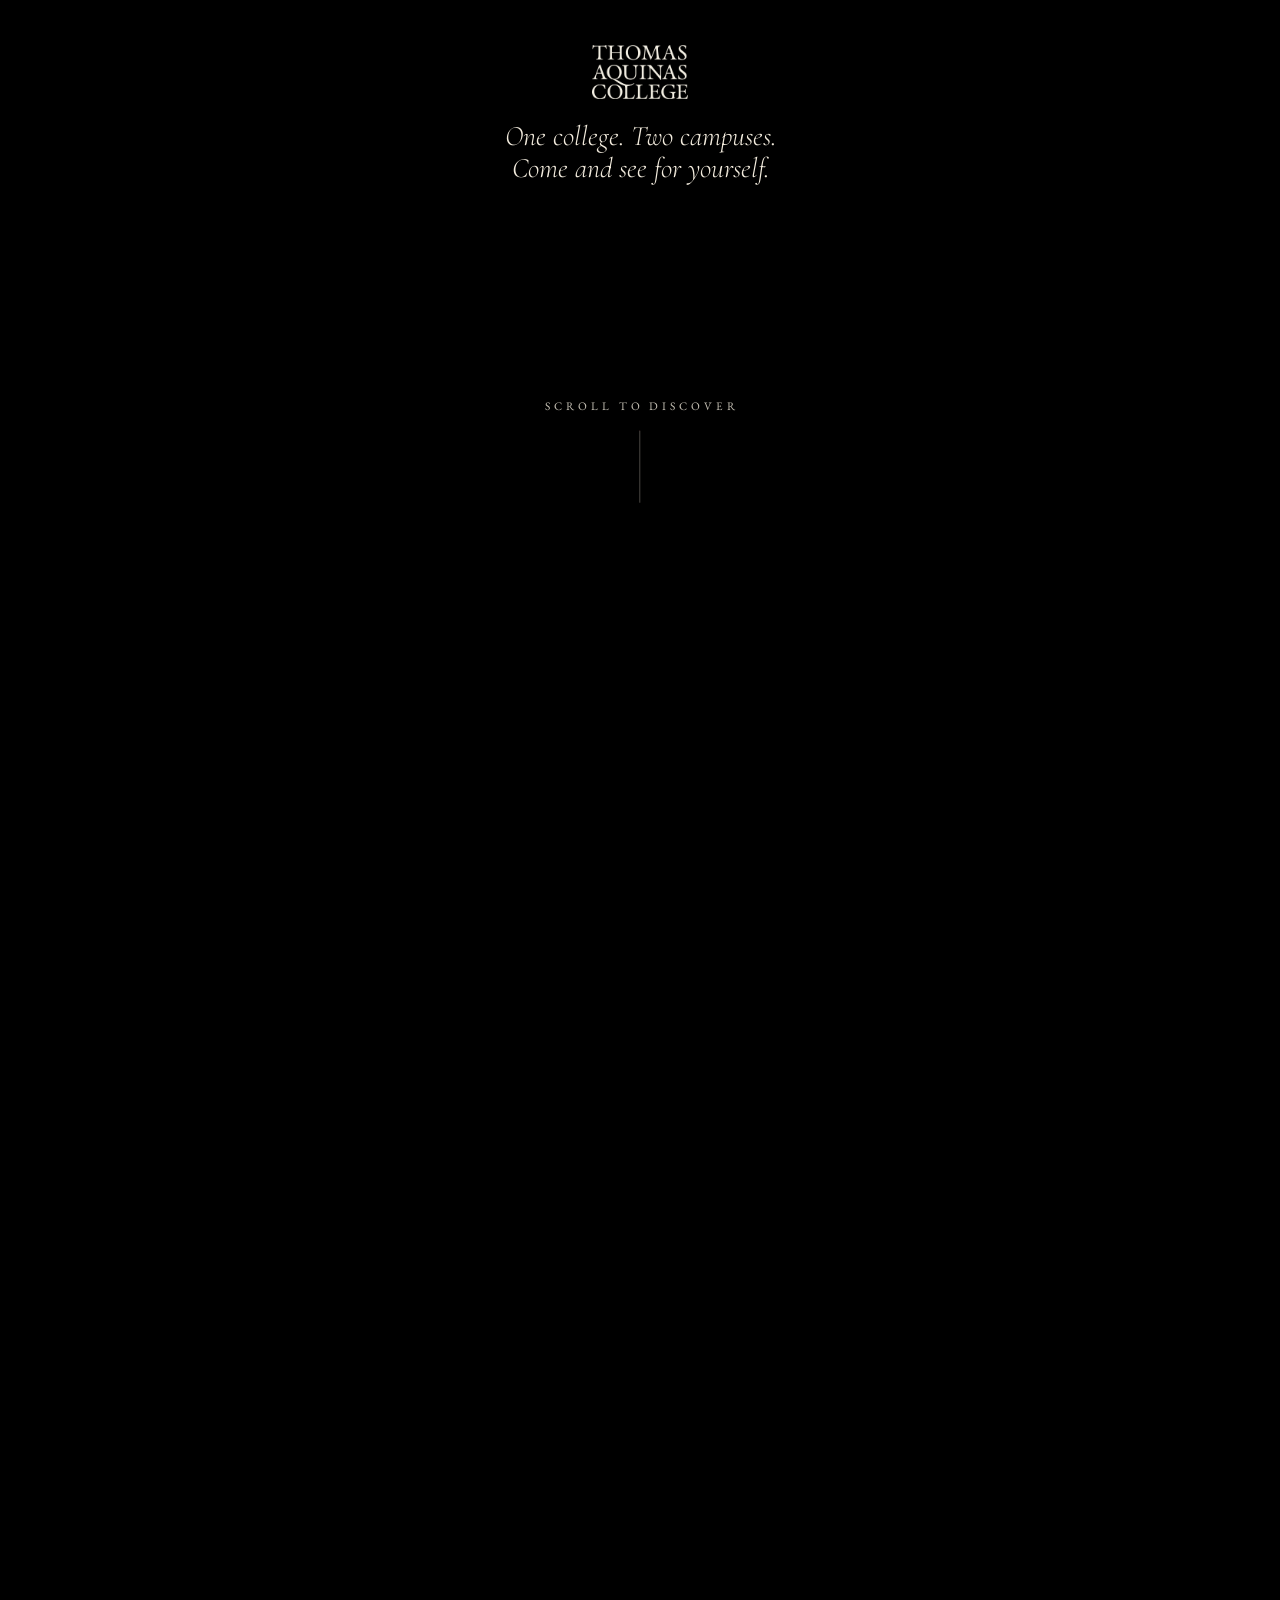
<file: campuses/index.html>
<!DOCTYPE html>
<html lang="en">
<head>
  <meta charset="utf-8">
  <meta name="viewport" content="width=device-width, initial-scale=1">
  <title>Come and See for Yourself · Thomas Aquinas College</title>
  <meta name="description" content="One college, two campuses. Choose New England or California and come see Thomas Aquinas College for yourself.">
  <meta name="theme-color" content="#000000">
  <link rel="icon" href="../assets/logo/favicon.png">
  <link rel="preconnect" href="https://fonts.googleapis.com">
  <link rel="preconnect" href="https://fonts.gstatic.com" crossorigin>
  <link href="https://fonts.googleapis.com/css2?family=Cormorant+Garamond:ital,wght@0,300;0,400;1,300;1,400&family=EB+Garamond:ital,wght@0,400;0,500;1,400&display=swap" rel="stylesheet">
  <link rel="preload" as="image" href="../new-england/assets/img/ne-hero-arcade.jpg">
  <link rel="preload" as="image" href="../california/assets/img/ca-chapel-facade.jpg">
  <style>
    :root {
      --parchment: #f2ebdd;
      --parch-80: rgba(242,235,221,.82); --parch-60: rgba(242,235,221,.62); --parch-30: rgba(242,235,221,.3);
      --red: #971b2f; --red-bright: #b3263c; --gold: #ad841f;
      --display: "Cormorant Garamond", Georgia, serif;
      --serif: "EB Garamond", Georgia, serif;
      --ease: cubic-bezier(.2,.7,.1,1);
      --edge: clamp(1.5rem, 4.5vw, 4.5rem);   /* identical outer margin on both sides */
      --p: 0; --open: 0; --show: 0;
    }
    *, *::before, *::after { box-sizing: border-box; }
    html { scrollbar-width: none; }
    html::-webkit-scrollbar { display: none; }
    body { margin: 0; overflow-x: clip; background: #000; color: var(--parchment); font-family: var(--serif); -webkit-font-smoothing: antialiased; }
    a { color: inherit; text-decoration: none; }
    .label { font-size: .72rem; letter-spacing: .3em; text-transform: uppercase; color: var(--parch-60); margin: 0; }

    /* scroll runway: the window opens as you scroll, then holds */
    .gate { height: 220vh; }   /* the whole runway = the opening; the page ends the moment both campuses are shown */
    html { overscroll-behavior-y: none; }
    .stage { position: fixed; inset: 0; height: 100vh; height: 100svh; overflow: hidden; }   /* never scrolls away: scrolling only opens the window */

    /* ---------- one window across both campuses ---------- */
    .choice {
      position: absolute; inset: 0;
      display: grid; grid-template-columns: 1fr 1fr;      /* always exactly half and half */
      clip-path: inset(calc((1 - var(--open)) * 50%) 0 calc((1 - var(--open)) * 50%) 0);
      will-change: clip-path;
    }
    .campus { position: relative; overflow: hidden; isolation: isolate; display: flex; align-items: flex-end; outline: none; }
    .campus img {
      position: absolute; inset: 0; width: 100%; height: 100%; object-fit: cover; z-index: -2;
      transform: scale(calc(1.12 - var(--open) * .1));
      filter: brightness(.74);
      transition: filter 1.2s var(--ease);
    }
    .campus::after {
      content: ""; position: absolute; inset: 0; z-index: -1;
      background:
        linear-gradient(to top, rgba(0,0,0,.86) 0%, rgba(0,0,0,.35) 38%, rgba(0,0,0,0) 62%),
        linear-gradient(to bottom, rgba(0,0,0,.78) 0%, rgba(0,0,0,.35) 20%, rgba(0,0,0,0) 36%);
    }

    /* mirrored text: each block hugs its own outer edge, same margins, same widths */
    .campus-body {
      width: 100%; padding: 0 var(--edge) clamp(3rem, 9vh, 6rem);
      opacity: var(--show); transform: translateY(calc((1 - var(--show)) * 20px));
    }
    .ne .campus-body { text-align: left; }
    .ca .campus-body { text-align: right; }
    .campus h2 {
      margin: .9rem 0 0; font-family: var(--display); font-weight: 300;
      font-size: clamp(2.8rem, 6vw, 6.8rem); line-height: .95; letter-spacing: -.01em; white-space: nowrap;
    }
    .campus p.desc { margin: 1.4rem 0 0; width: min(30ch, 100%); font-size: clamp(1rem, 1.2vw, 1.15rem); line-height: 1.55; color: var(--parch-80); }
    .ca p.desc { margin-left: auto; }
    .enter {
      display: inline-flex; align-items: center; gap: 1rem; margin-top: 2.2rem;
      font-size: .76rem; letter-spacing: .28em; text-transform: uppercase;
      padding: 1.05rem 1.7rem; border: 1px solid var(--parch-30);
      transition: background .5s var(--ease), border-color .5s var(--ease);
    }
    .ne .enter i::before { content: "→"; } .ca .enter i::before { content: "→"; }
    .enter i { font-style: normal; transition: transform .6s var(--ease); }
    .live .campus { cursor: pointer; }
    .campus { pointer-events: none; } .live .campus { pointer-events: auto; }
    @media (hover: hover) {
      .campus:hover img, .campus:focus-visible img { filter: brightness(.9); }
      .campus:hover .enter, .campus:focus-visible .enter { background: var(--red); border-color: var(--red); }
      .campus:hover .enter i, .campus:focus-visible .enter i { transform: translateX(6px); }
    }

    /* ---------- the shared centre axis ---------- */
    /* hover: the campus under the pointer leans forward, the other rests (restores to exact halves) */
    @media (hover: hover) and (min-width: 801px) {
      .choice { transition: grid-template-columns 1.4s var(--ease); }
      .live .choice:has(.ne:hover), .live .choice:has(.ne:focus-visible) { grid-template-columns: 1.45fr 1fr; }
      .live .choice:has(.ca:hover), .live .choice:has(.ca:focus-visible) { grid-template-columns: 1fr 1.45fr; }
      .campus img { transition: filter 1.4s var(--ease), transform 2.4s var(--ease); }
      .live .choice:has(.campus:hover) .campus:not(:hover) img { filter: brightness(.4) saturate(.7); }
      .live .campus:hover img { transform: scale(1.06); }
      .seam, .seal { transition: opacity .8s var(--ease); }
      .stage:has(.campus:hover) .seam, .stage:has(.campus:hover) .seal { opacity: 0 !important; }
    }

    .seam {
      position: absolute; z-index: 4; left: 50%; top: 0; bottom: 0; width: 1px; translate: -.5px 0;
      background: linear-gradient(to bottom, rgba(173,132,31,0) 10%, rgba(173,132,31,.75) 50%, rgba(173,132,31,0) 90%);
      transform: scaleY(var(--open)); pointer-events: none;
    }
    .seal {
      position: absolute; z-index: 5; left: 50%; top: 50%; translate: -50% -50%;
      width: clamp(64px, 7vw, 96px); aspect-ratio: 1; border-radius: 50%;
      background: #000 url("../assets/logo/seal.webp") center / 86% no-repeat;
      box-shadow: 0 0 0 1px rgba(173,132,31,.5), 0 0 60px rgba(0,0,0,.8);
      opacity: var(--show); scale: calc(.85 + var(--show) * .15); pointer-events: none;
    }
    .crown {
      position: absolute; z-index: 5; left: 0; right: 0; top: clamp(1.5rem, 5vh, 3.5rem);
      display: flex; flex-direction: column; align-items: center; gap: 1.3rem; text-align: center; pointer-events: none;
      animation: fade 1.8s var(--ease) .2s backwards;
    }
    .crown img { height: clamp(44px, 6vh, 64px); width: auto; }
    .crown h1 { margin: 0; font-family: var(--display); font-weight: 300; font-style: italic; font-size: clamp(1.4rem, 2.2vw, 2.1rem); line-height: 1.15; }
    .tagline { position: absolute; z-index: 5; left: 0; right: 0; bottom: clamp(1rem, 3vh, 1.8rem); text-align: center; opacity: var(--show); pointer-events: none; }

    /* "Scroll to discover", centred where the window will open */
    .cue {
      position: absolute; z-index: 6; left: 50%; top: 50%;
      transform: translate(-50%, calc(-50% + var(--p) * 40px));
      display: flex; flex-direction: column; align-items: center; gap: 1.1rem;
      letter-spacing: .34em; color: var(--parch-80);
      opacity: calc(1 - var(--p) * 7); pointer-events: none;
      animation: fade 1.8s var(--ease) .8s backwards; white-space: nowrap;
    }
    .cue span { padding-left: .34em; }
    .cue i { width: 1px; height: 72px; background: var(--parch-30); position: relative; overflow: hidden; }
    .cue i::after { content: ""; position: absolute; left: 0; top: -40%; width: 100%; height: 40%; background: var(--red-bright); animation: drip 2.4s var(--ease) infinite; }
    @keyframes drip { to { top: 100%; } }
    @keyframes fade { from { opacity: 0; } }

    .veil { position: fixed; inset: 0; z-index: 20; background: #000; opacity: 0; pointer-events: none; transition: opacity .9s var(--ease); }
    .leaving .veil { opacity: 1; }

    /* ---------- phones: the same window, campuses stacked ---------- */
    @media (max-width: 800px) {
      .choice { grid-template-columns: 1fr; grid-template-rows: 1fr 1fr; }
      .ca .campus-body { text-align: left; } .ca p.desc { margin-left: 0; }
      .campus-body { padding-bottom: 1.6rem; }
      .campus h2 { font-size: clamp(2.5rem, 11vw, 3.4rem); margin-top: .5rem; }
      .campus p.desc { display: none; }
      .enter { margin-top: 1.1rem; padding: .85rem 1.3rem; }
      .seam { left: 0; right: 0; top: 50%; bottom: auto; width: auto; height: 1px; translate: 0 -.5px;
        background: linear-gradient(to right, rgba(173,132,31,0), rgba(173,132,31,.75), rgba(173,132,31,0)); transform: scaleX(var(--open)); }
      .seal { width: 54px; }
      .crown { top: 1.1rem; } .crown img { height: 38px; }
      .crown h1 { display: none; }
      .tagline { display: none; }
    }

    @media (prefers-reduced-motion: reduce) and (scripting: none) {
      :root { --open: 1; --show: 1; }
      .gate { height: 100vh; }
      .cue { display: none; }
      .campus { pointer-events: auto; }
      .crown, .cue { animation: none; }
    }
  </style>
</head>
<body>

  <div class="gate">
    <div class="stage">
      <main class="choice" aria-label="Choose a campus">
        <a class="campus ne" href="../new-england/" aria-label="New England campus, Northfield, Massachusetts">
          <img src="../new-england/assets/img/ne-hero-arcade.jpg" alt="">
          <div class="campus-body">
            <p class="label">Northfield, Massachusetts</p>
            <h2>New England</h2>
            <p class="desc">Red brick and fieldstone in the hills above the Connecticut River, where four true seasons frame four years of study.</p>
            <span class="enter">Come and see <i aria-hidden="true"></i></span>
          </div>
        </a>
        <a class="campus ca" href="../california/" aria-label="California campus, Santa Paula, California">
          <img src="../california/assets/img/ca-chapel-facade.jpg" alt="" style="object-position: 50% 40%">
          <div class="campus-body">
            <p class="label">Santa Paula, California</p>
            <h2>California</h2>
            <p class="desc">White stone and red tile in the foothills above the Santa Clara River Valley, where the mountains rise behind the chapel.</p>
            <span class="enter">Come and see <i aria-hidden="true"></i></span>
          </div>
        </a>
      </main>

      <div class="seam" aria-hidden="true"></div>
      <div class="seal" aria-hidden="true"></div>

      <header class="crown">
        <img src="../assets/logo/wordmark.webp" alt="Thomas Aquinas College" width="1000" height="563">
        <h1>One college. Two campuses.<br>Come and see for yourself.</h1>
      </header>

      <p class="cue label" aria-hidden="true"><span>Scroll to discover</span><i></i></p>
      <p class="tagline label">The same books &nbsp;·&nbsp; The same conversation &nbsp;·&nbsp; The same faith</p>
    </div>
  </div>

  <div class="veil" aria-hidden="true"></div>

  <script>
    (() => {
      const root = document.documentElement;
      const reduce = false;
      const clamp = (v) => Math.min(1, Math.max(0, v));
      const range = (p, a, b) => clamp((p - a) / (b - a));
      const easeInOut = t => t < .5 ? 4 * t * t * t : 1 - Math.pow(-2 * t + 2, 3) / 2;
      const ease = t => 1 - Math.pow(1 - t, 3);
      const gate = document.querySelector('.gate');

      let ticking = false;
      function frame() {
        ticking = false;
        if (reduce) { root.classList.add('live'); return; }
        const total = gate.offsetHeight - innerHeight;
        const p = total > 0 ? clamp(scrollY / total) : 1;
        const show = ease(range(p, .7, 1));
        root.style.setProperty('--p', p.toFixed(4));
        root.style.setProperty('--open', easeInOut(range(p, 0, .7)).toFixed(4));
        root.style.setProperty('--show', show.toFixed(3));
        root.classList.toggle('live', show > .5);
        root.classList.toggle('done', p > .995);
      }
      const req = () => { if (!ticking) { ticking = true; requestAnimationFrame(frame); } };
      addEventListener('scroll', req, { passive: true });
      addEventListener('resize', req);
      frame();

      document.querySelectorAll('.campus').forEach(a => a.addEventListener('click', e => {
        if (reduce || e.metaKey || e.ctrlKey || e.shiftKey) return;
        e.preventDefault();
        root.classList.add('leaving');
        setTimeout(() => { location.href = a.getAttribute('href'); }, 850);
      }));
      addEventListener('pageshow', () => root.classList.remove('leaving'));
    })();
  </script>
</body>
</html>
</file>
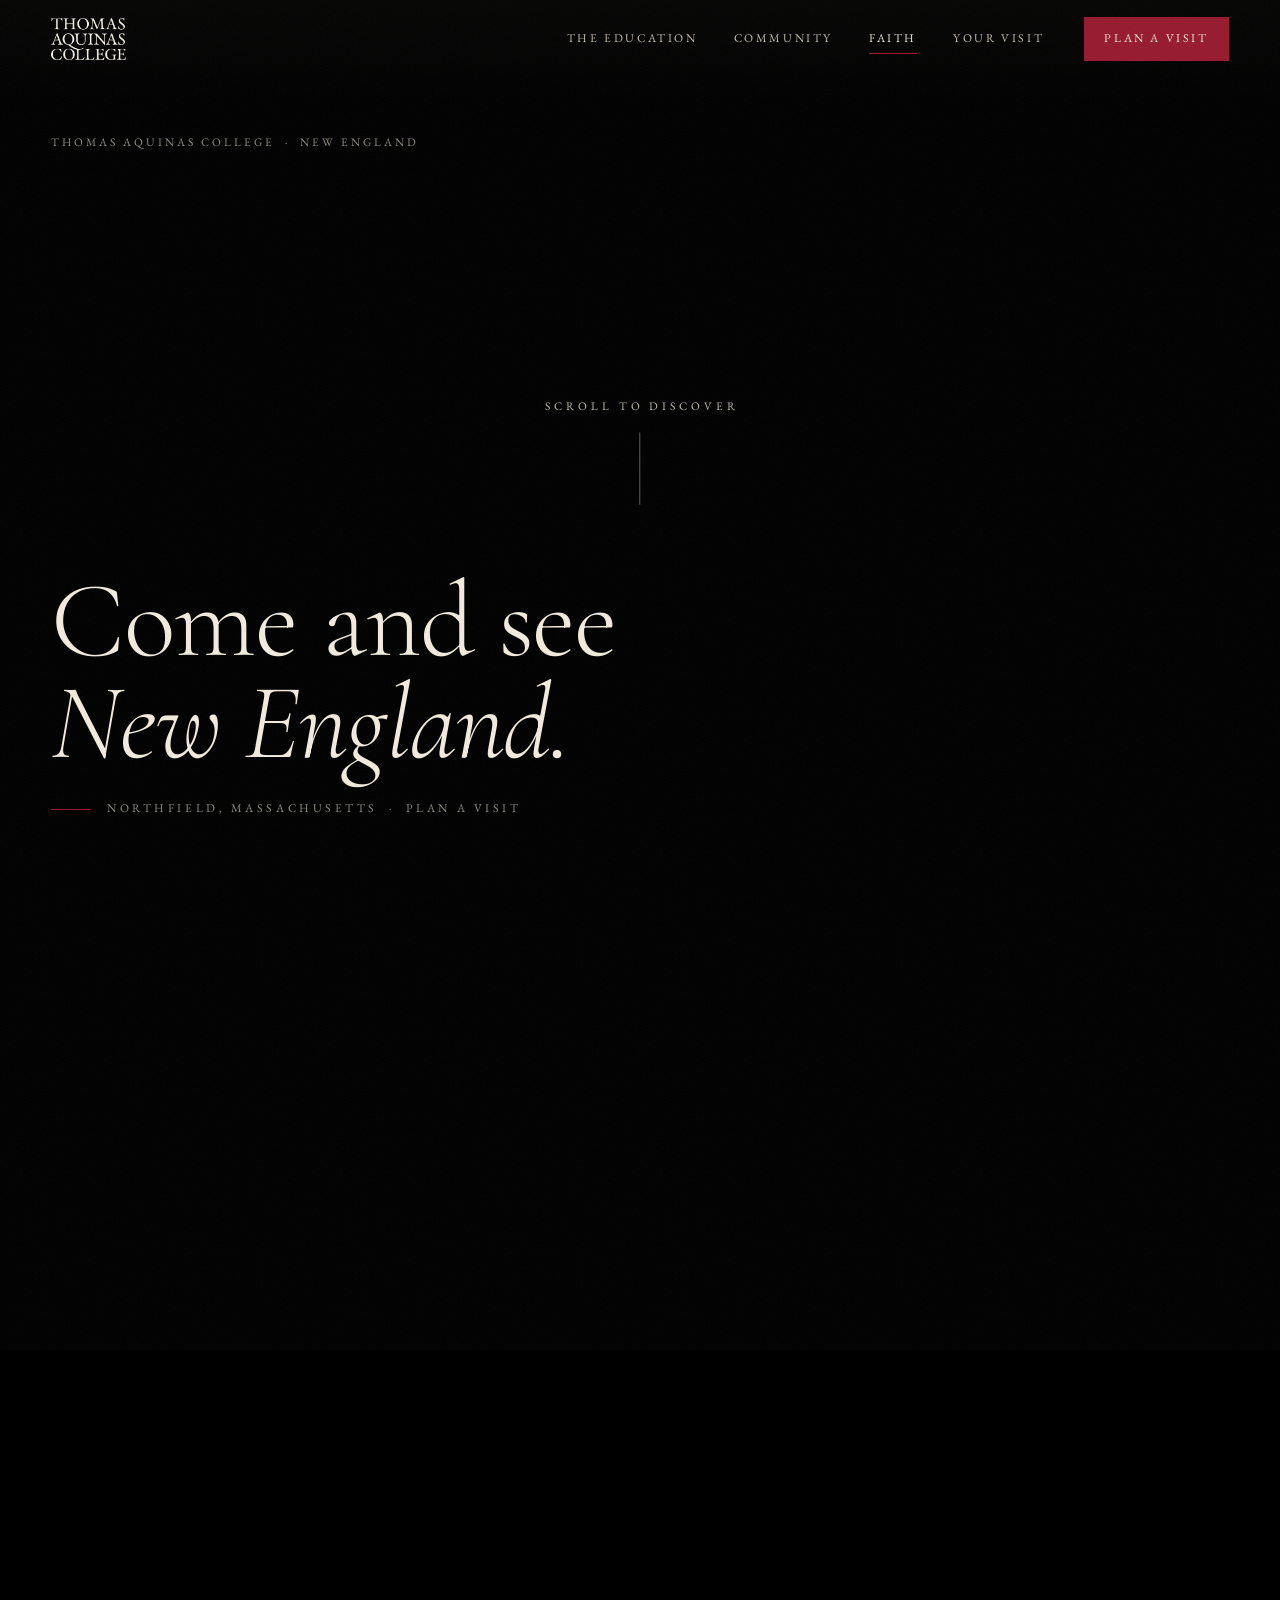
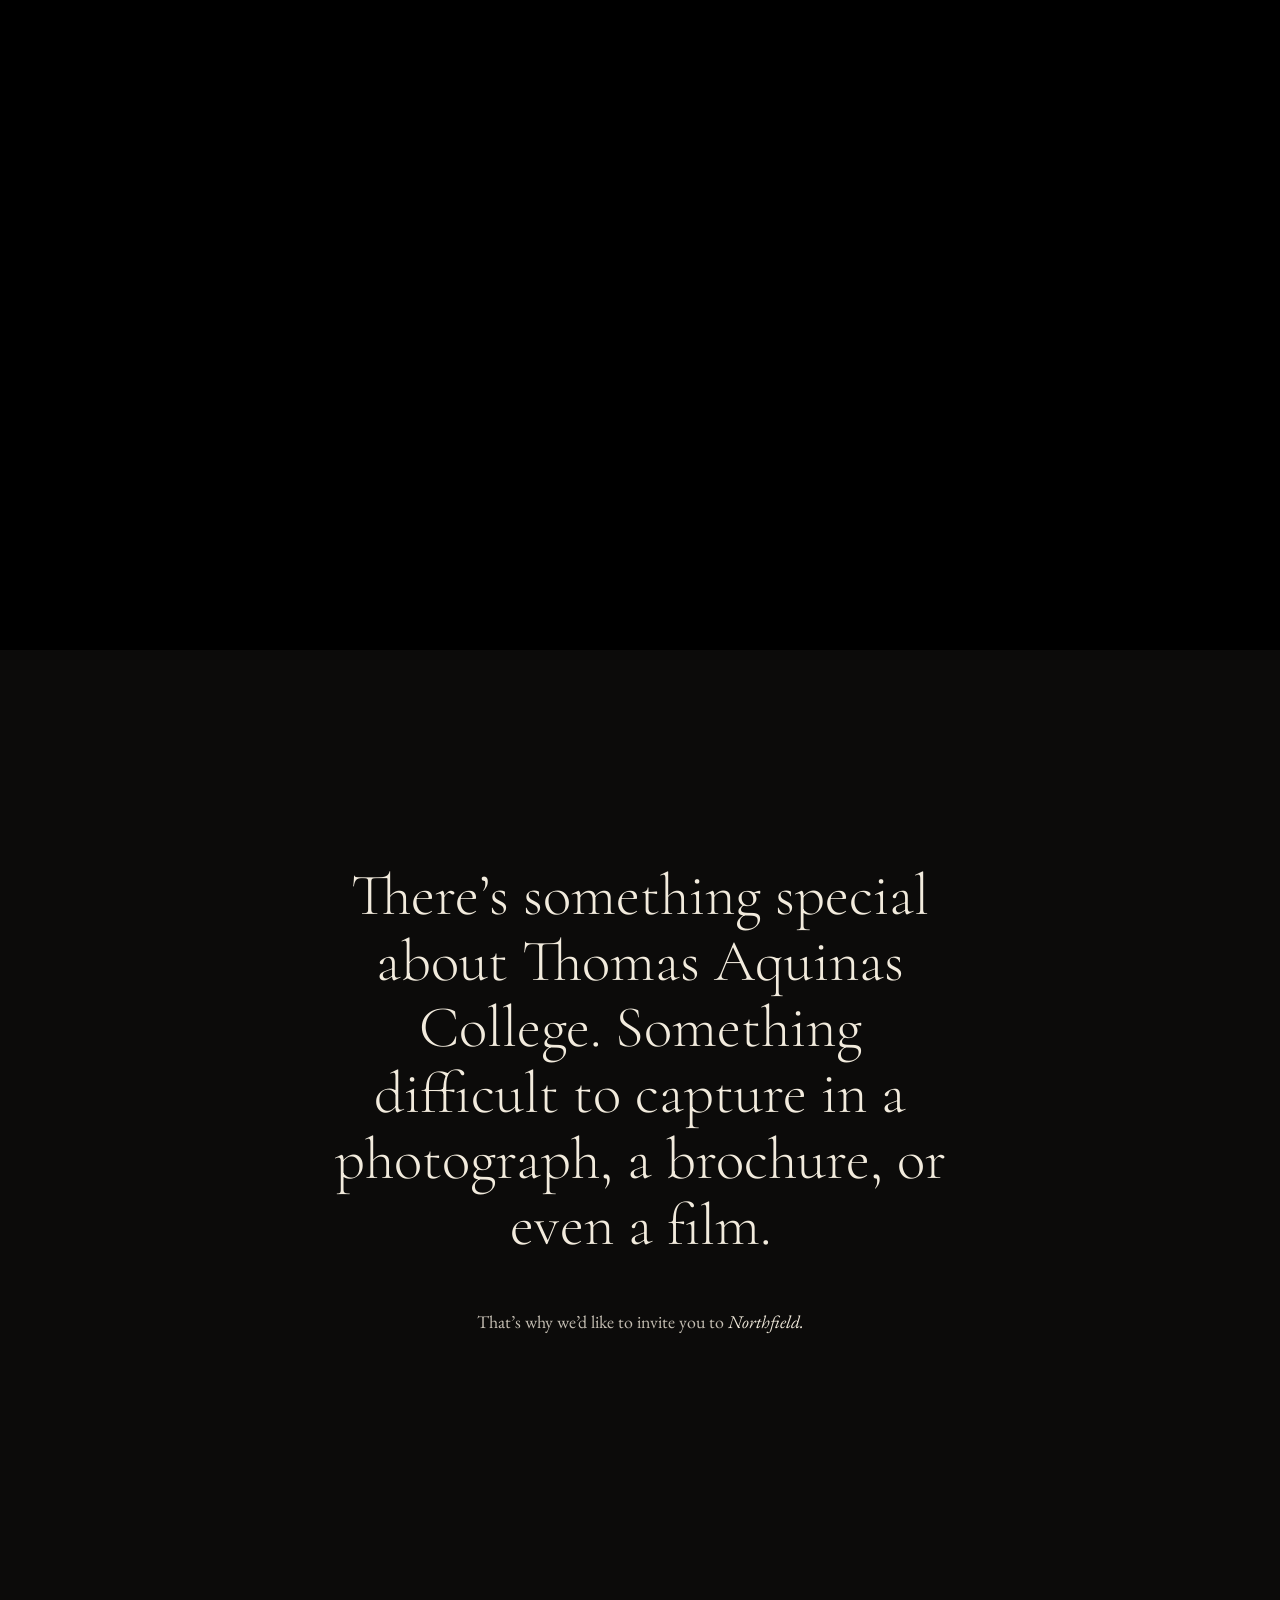
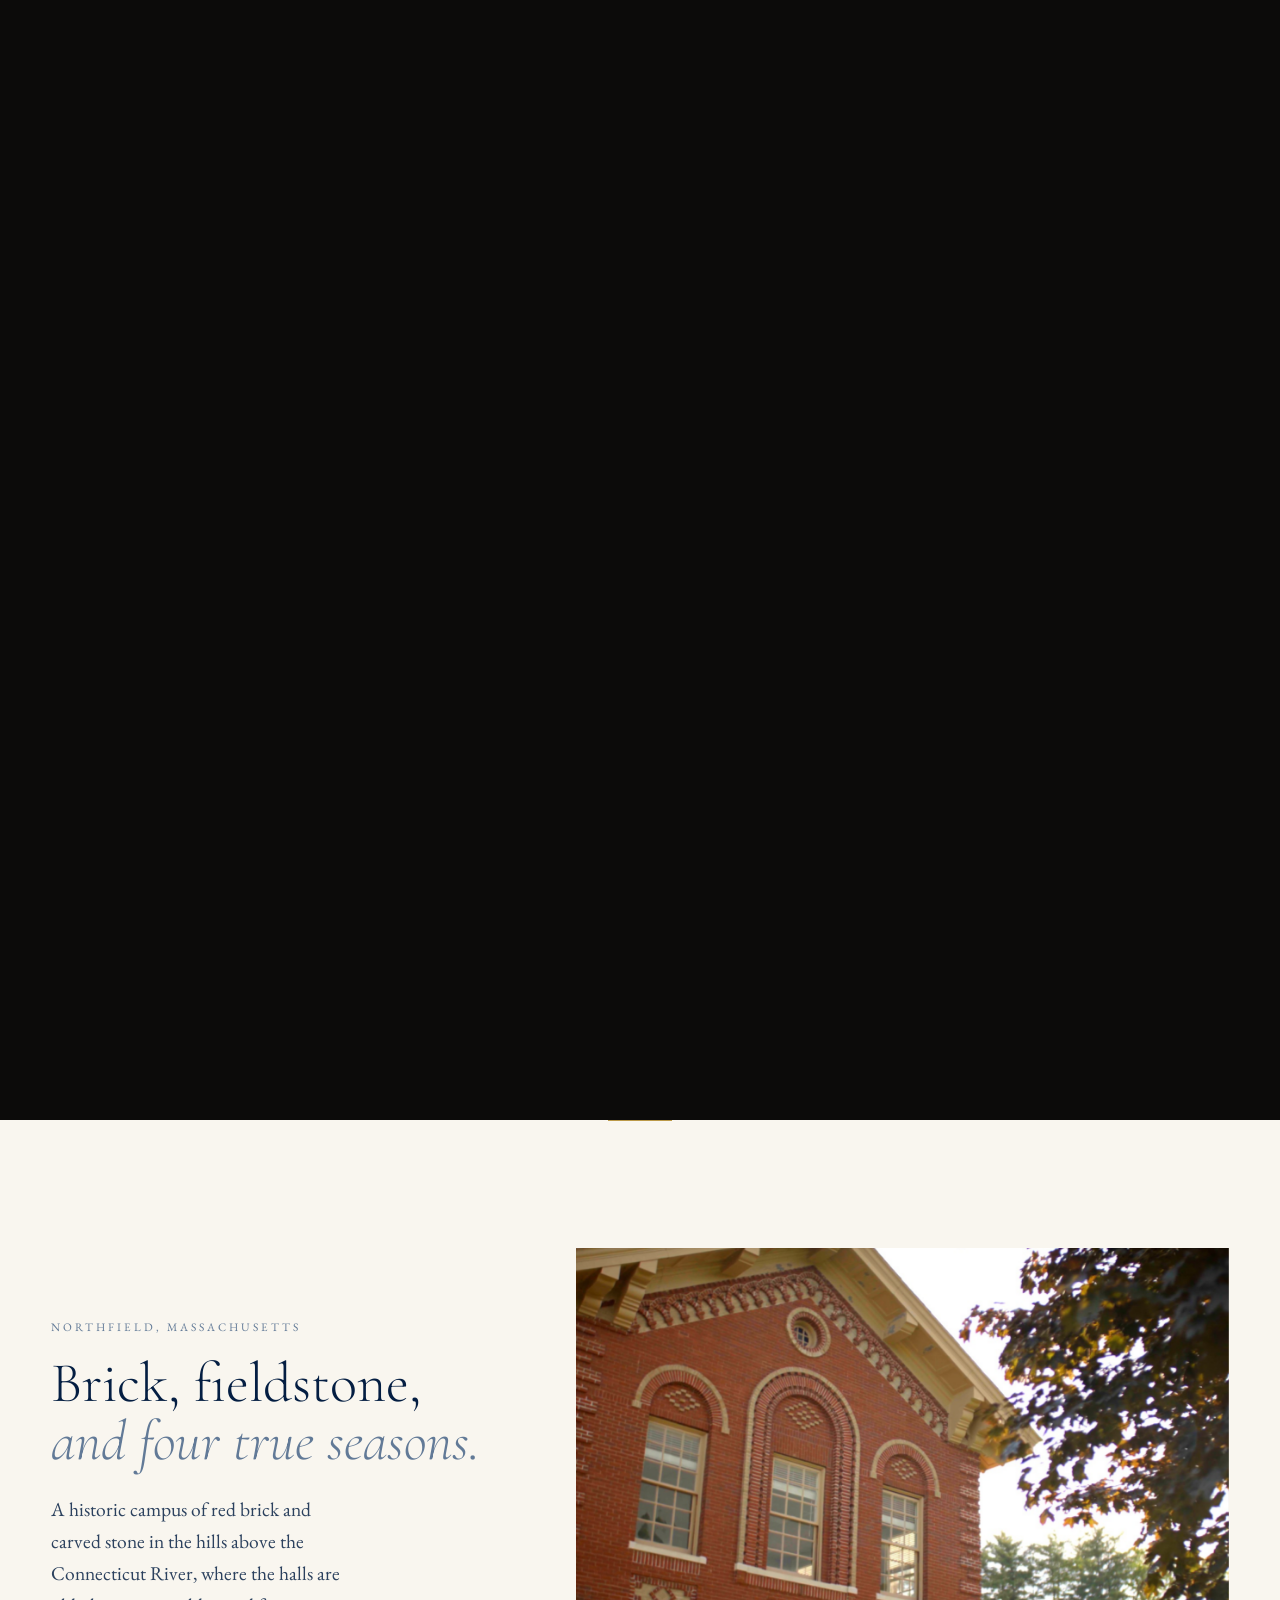
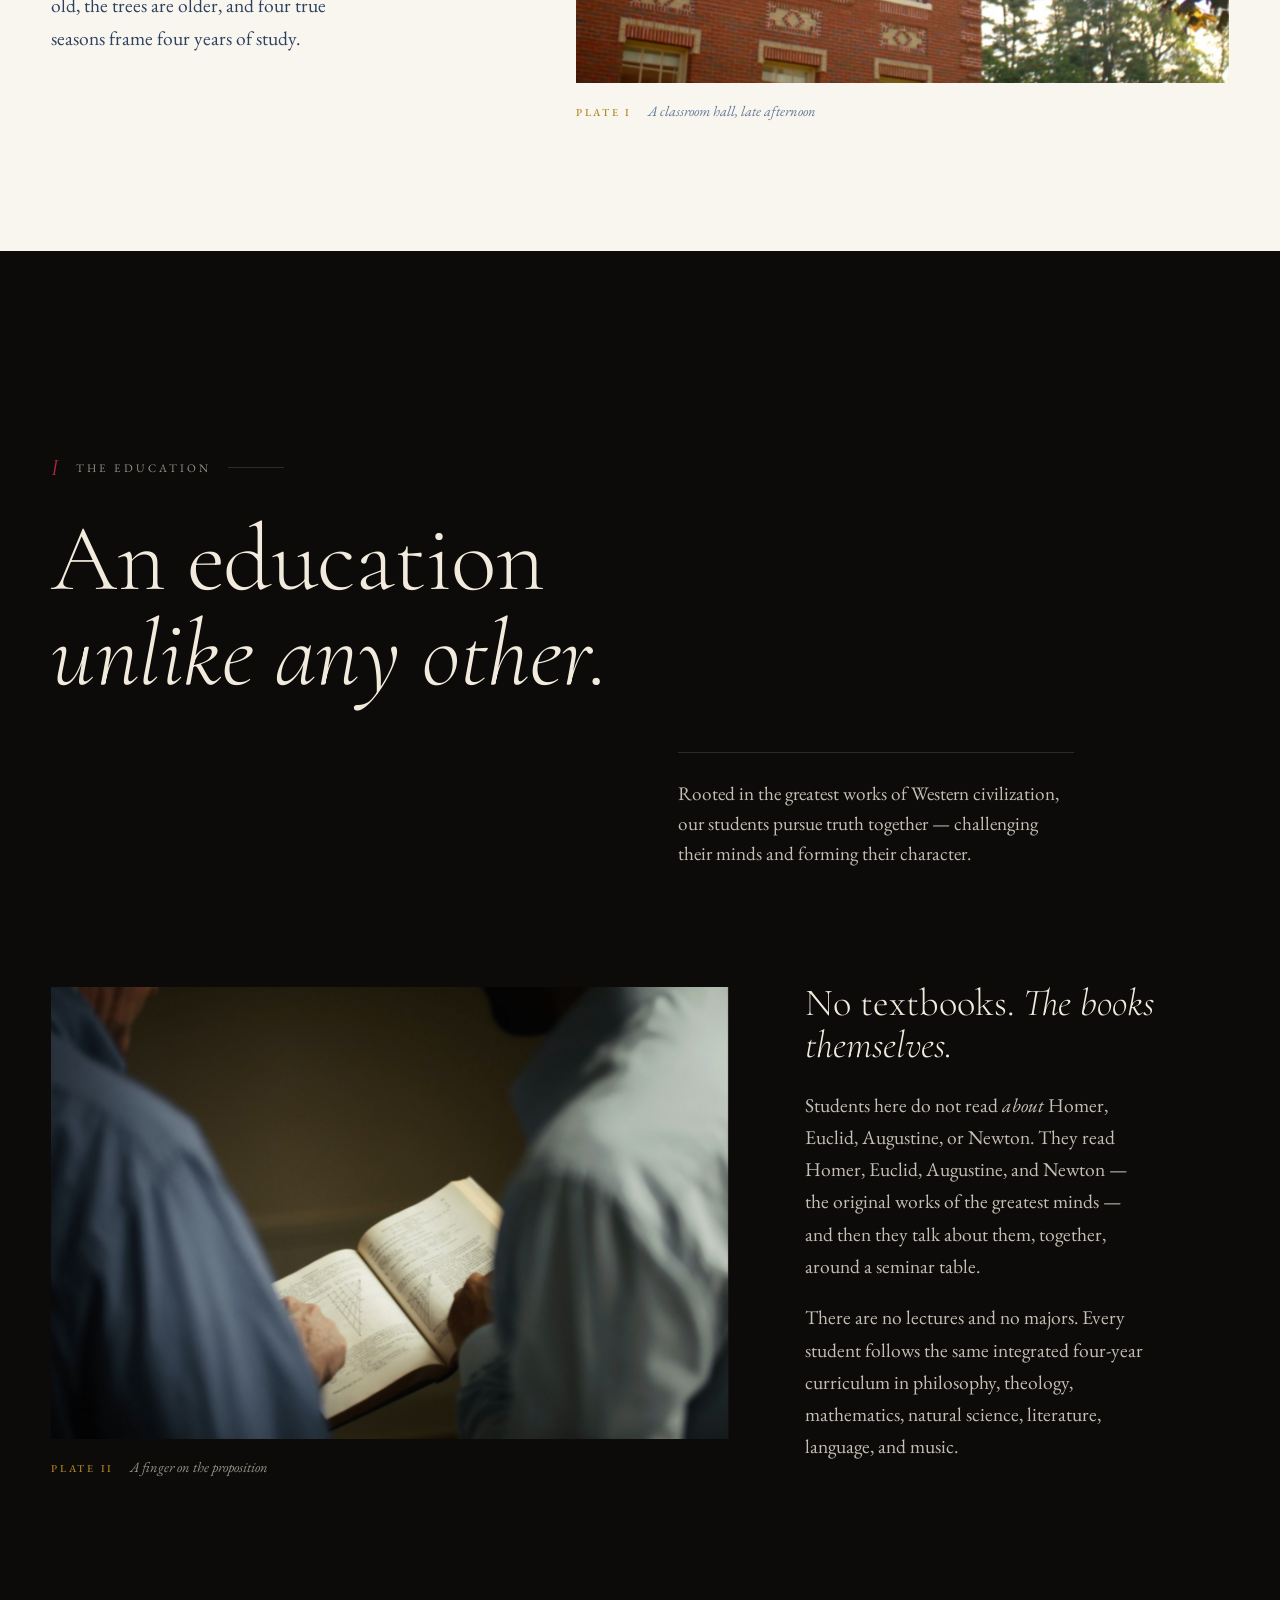
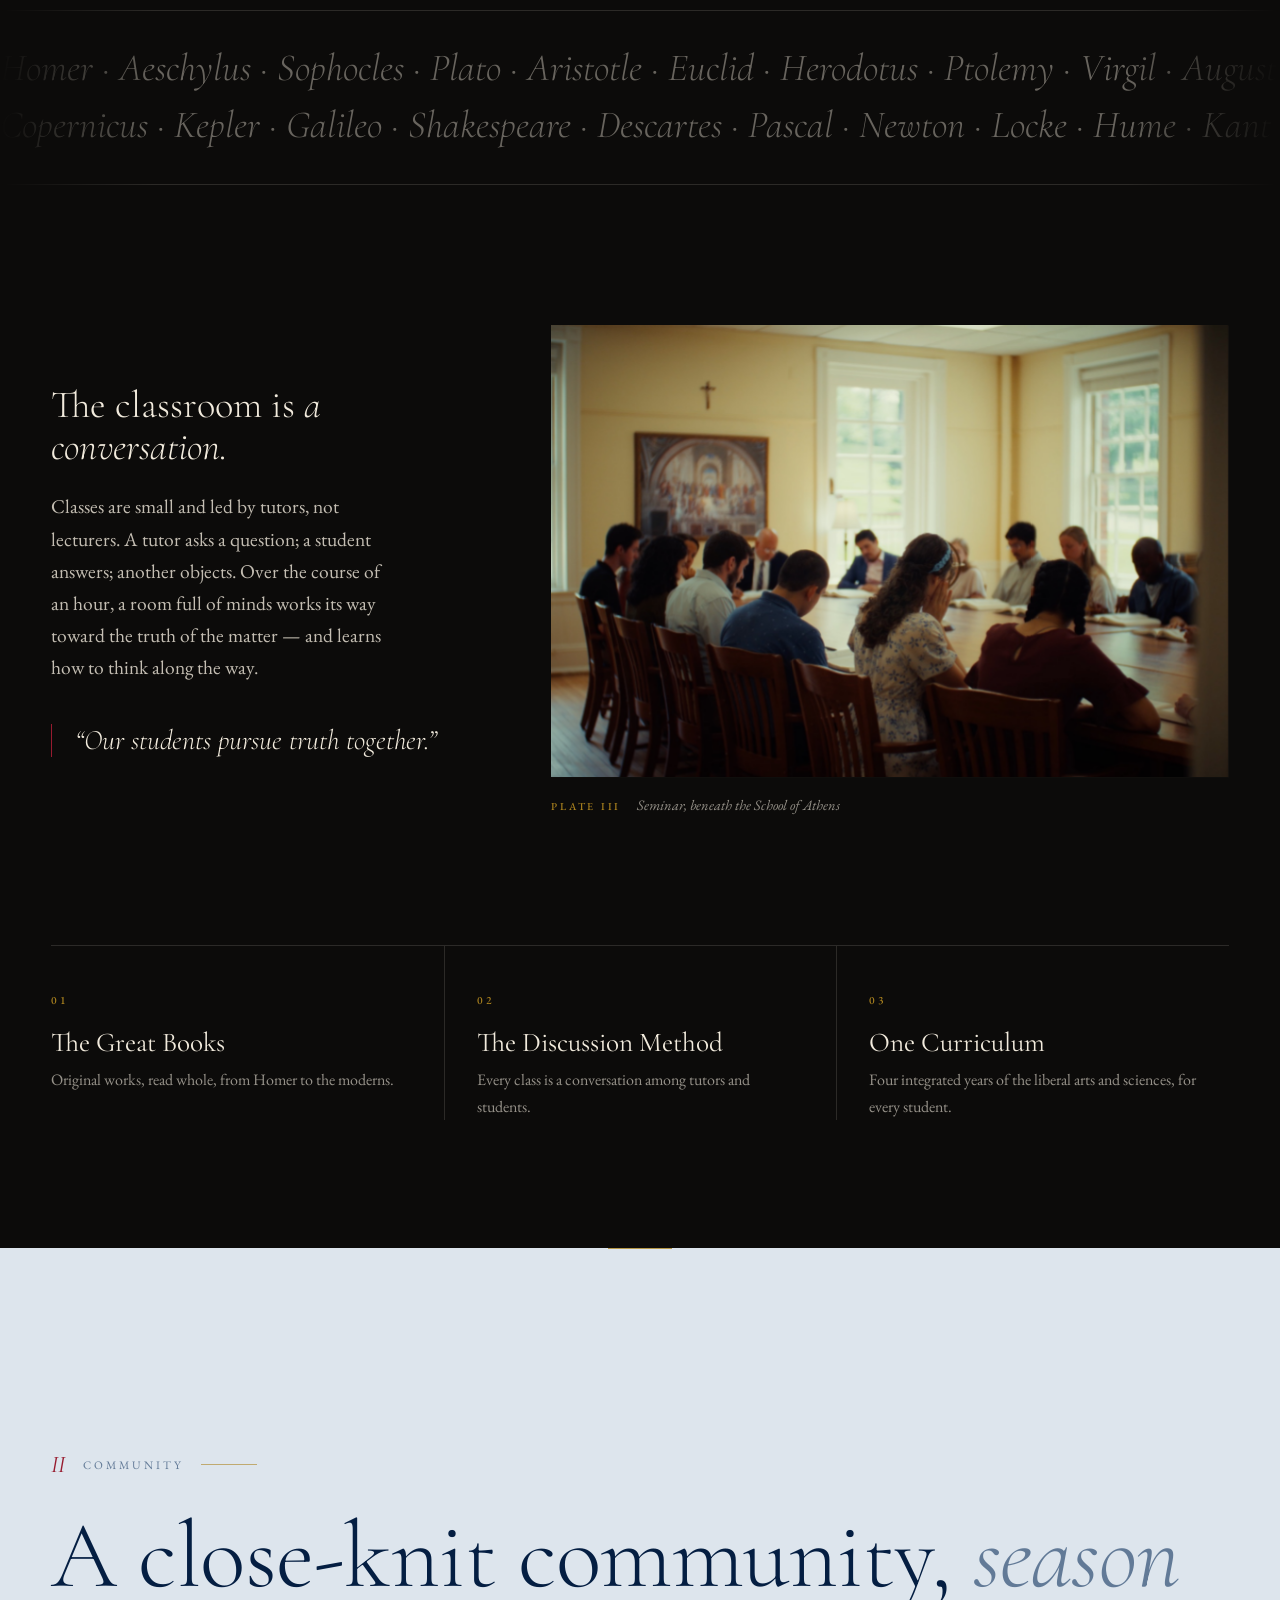
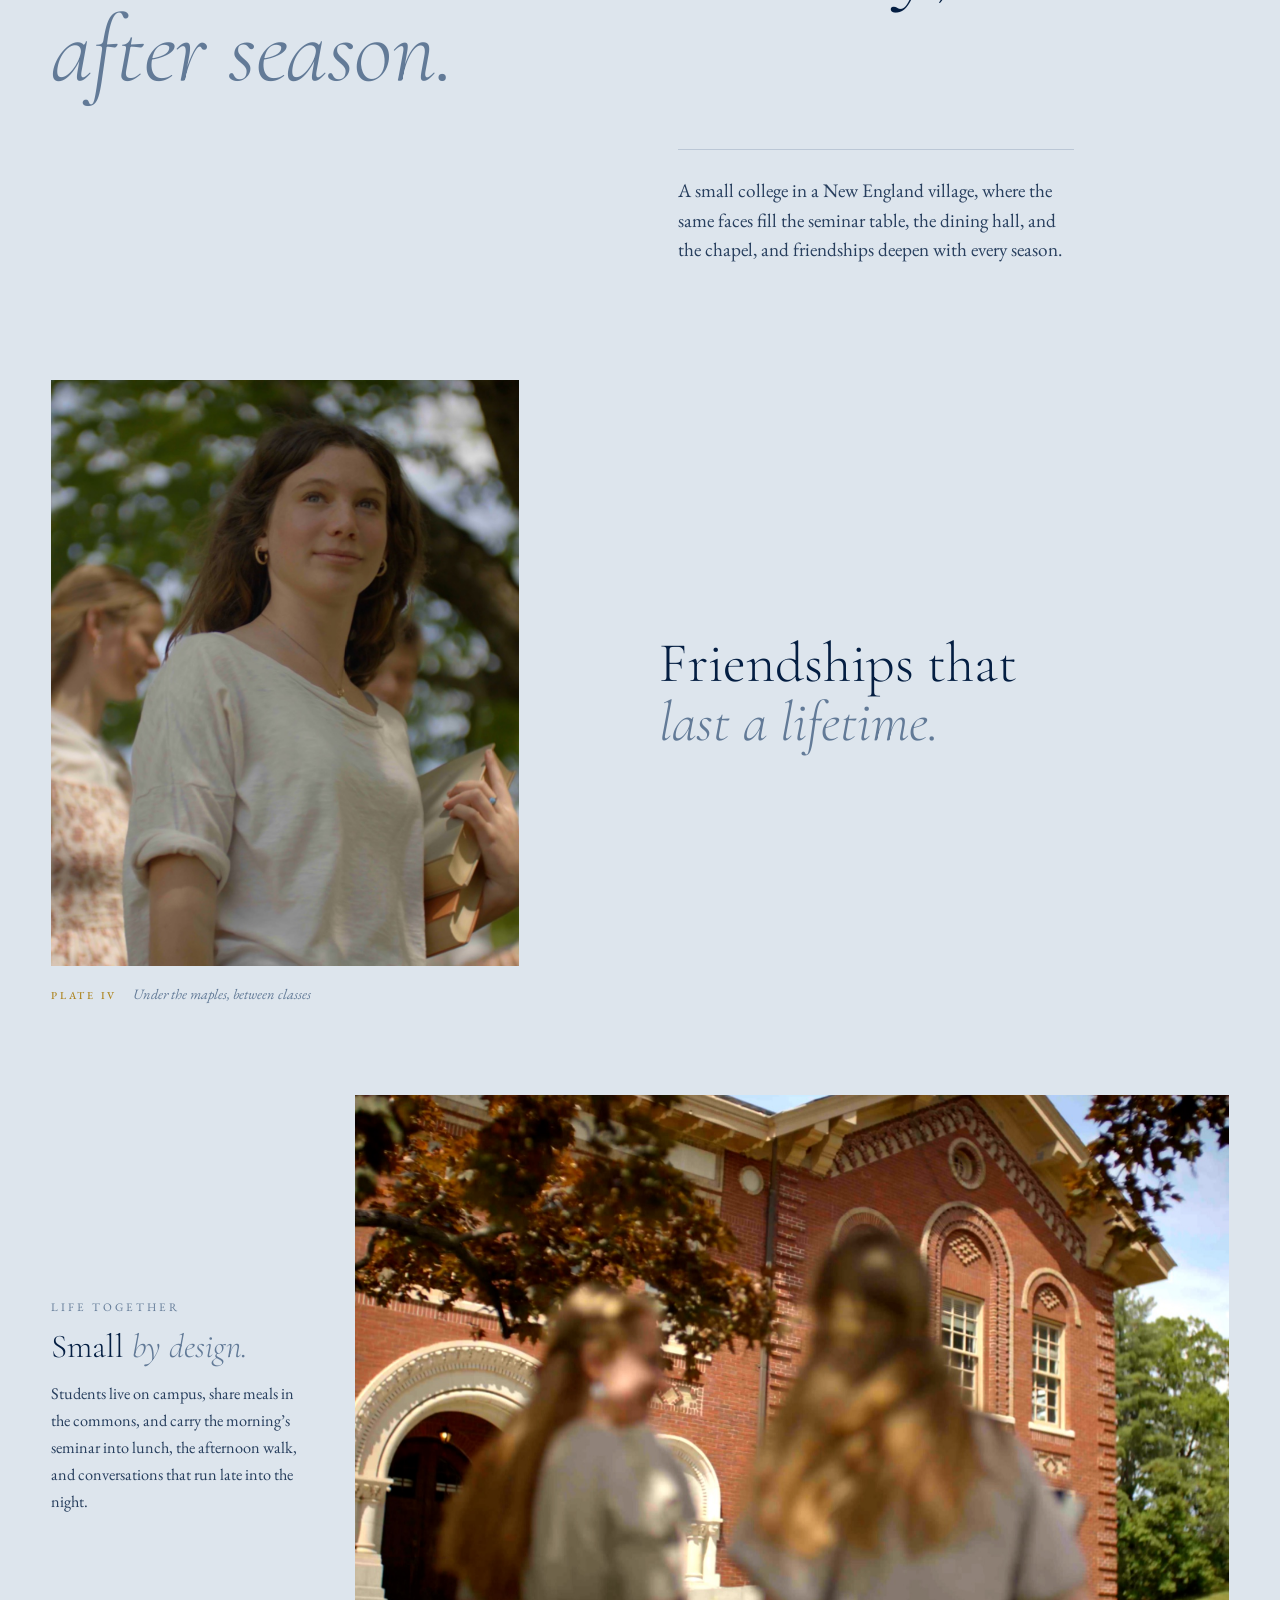
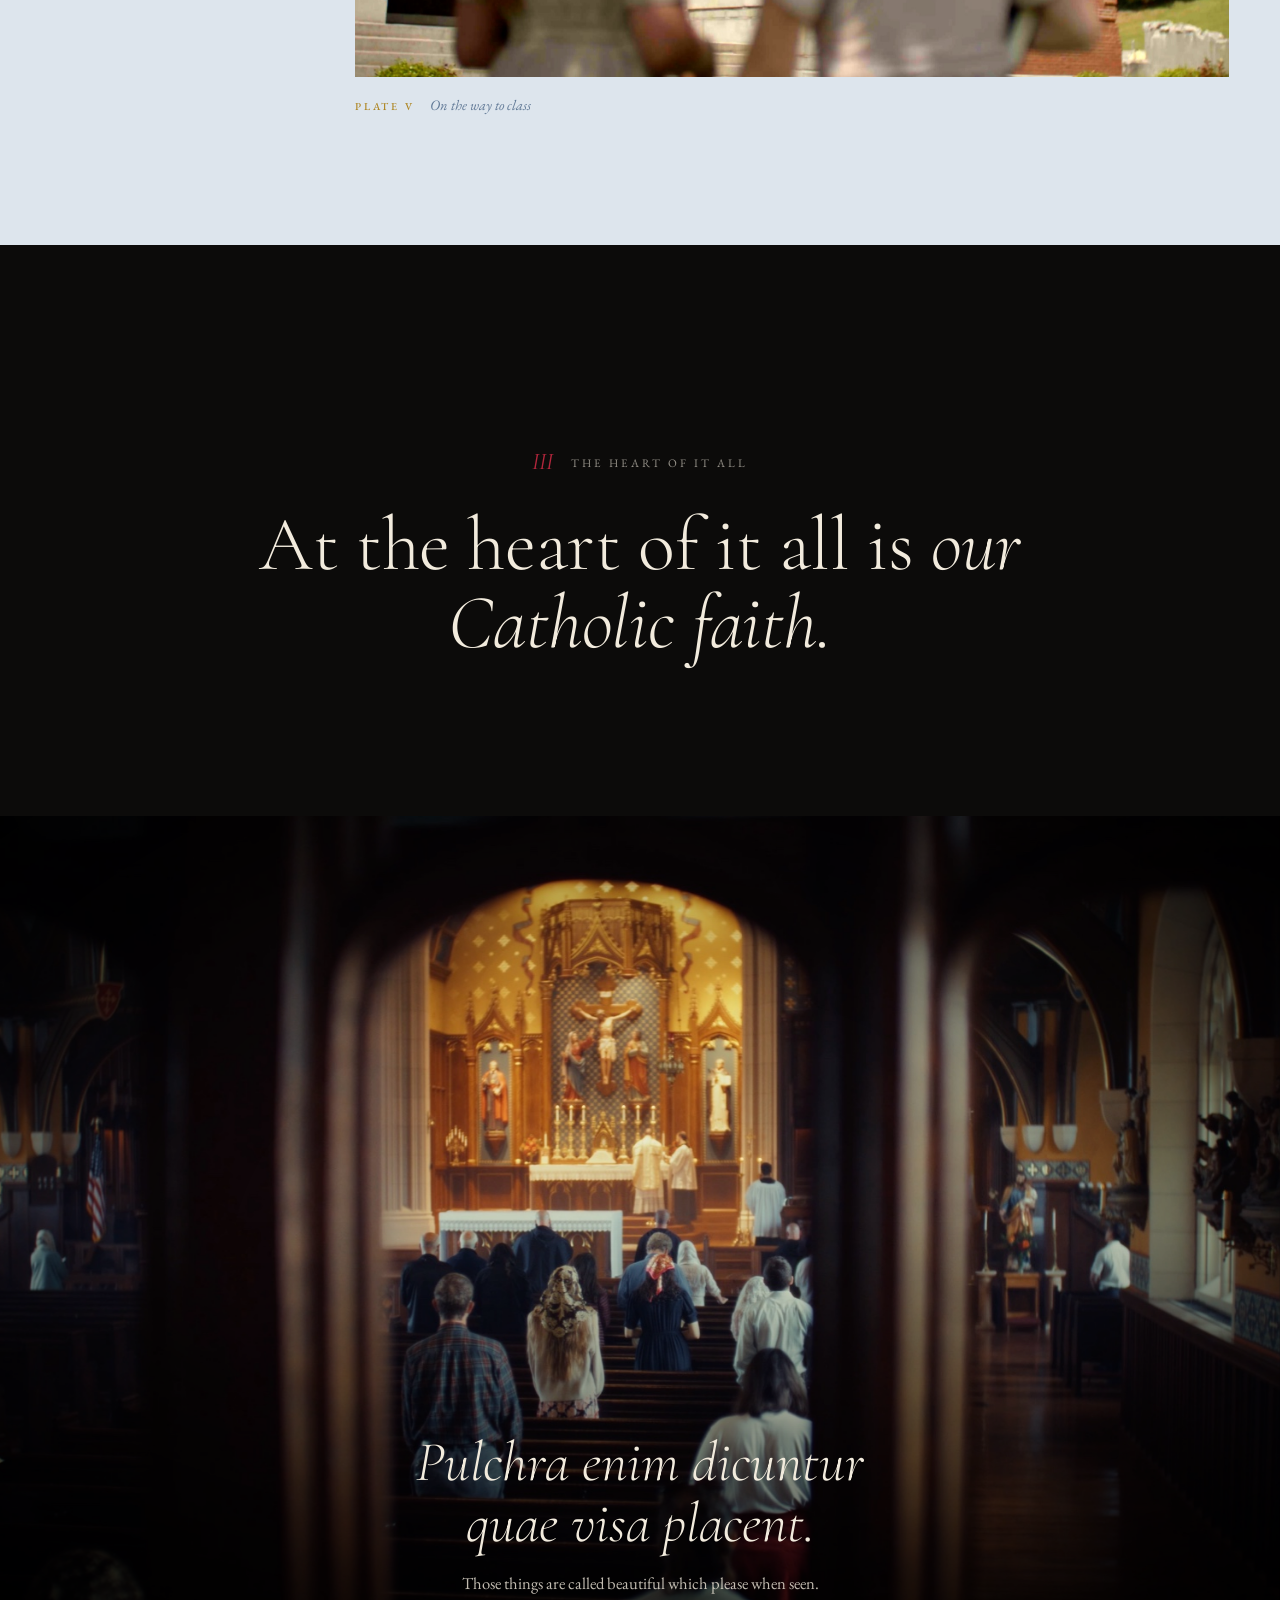
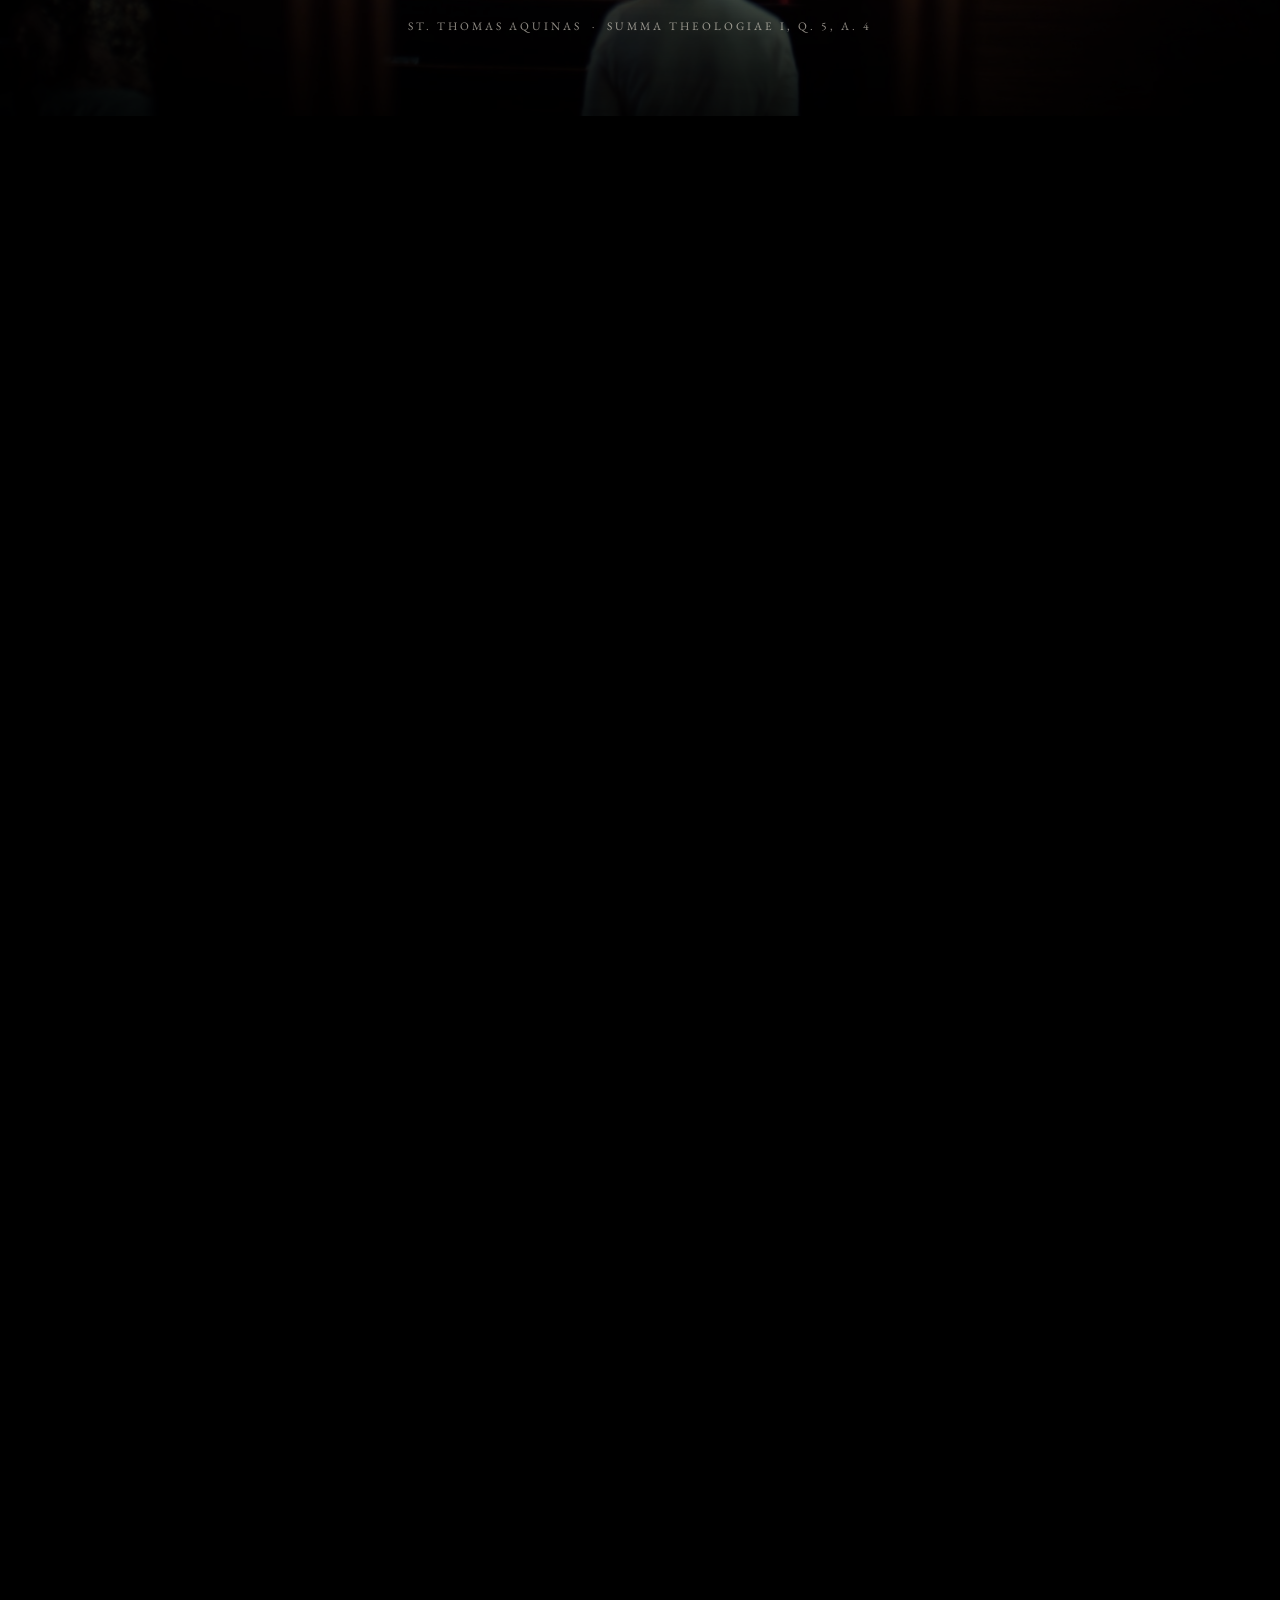
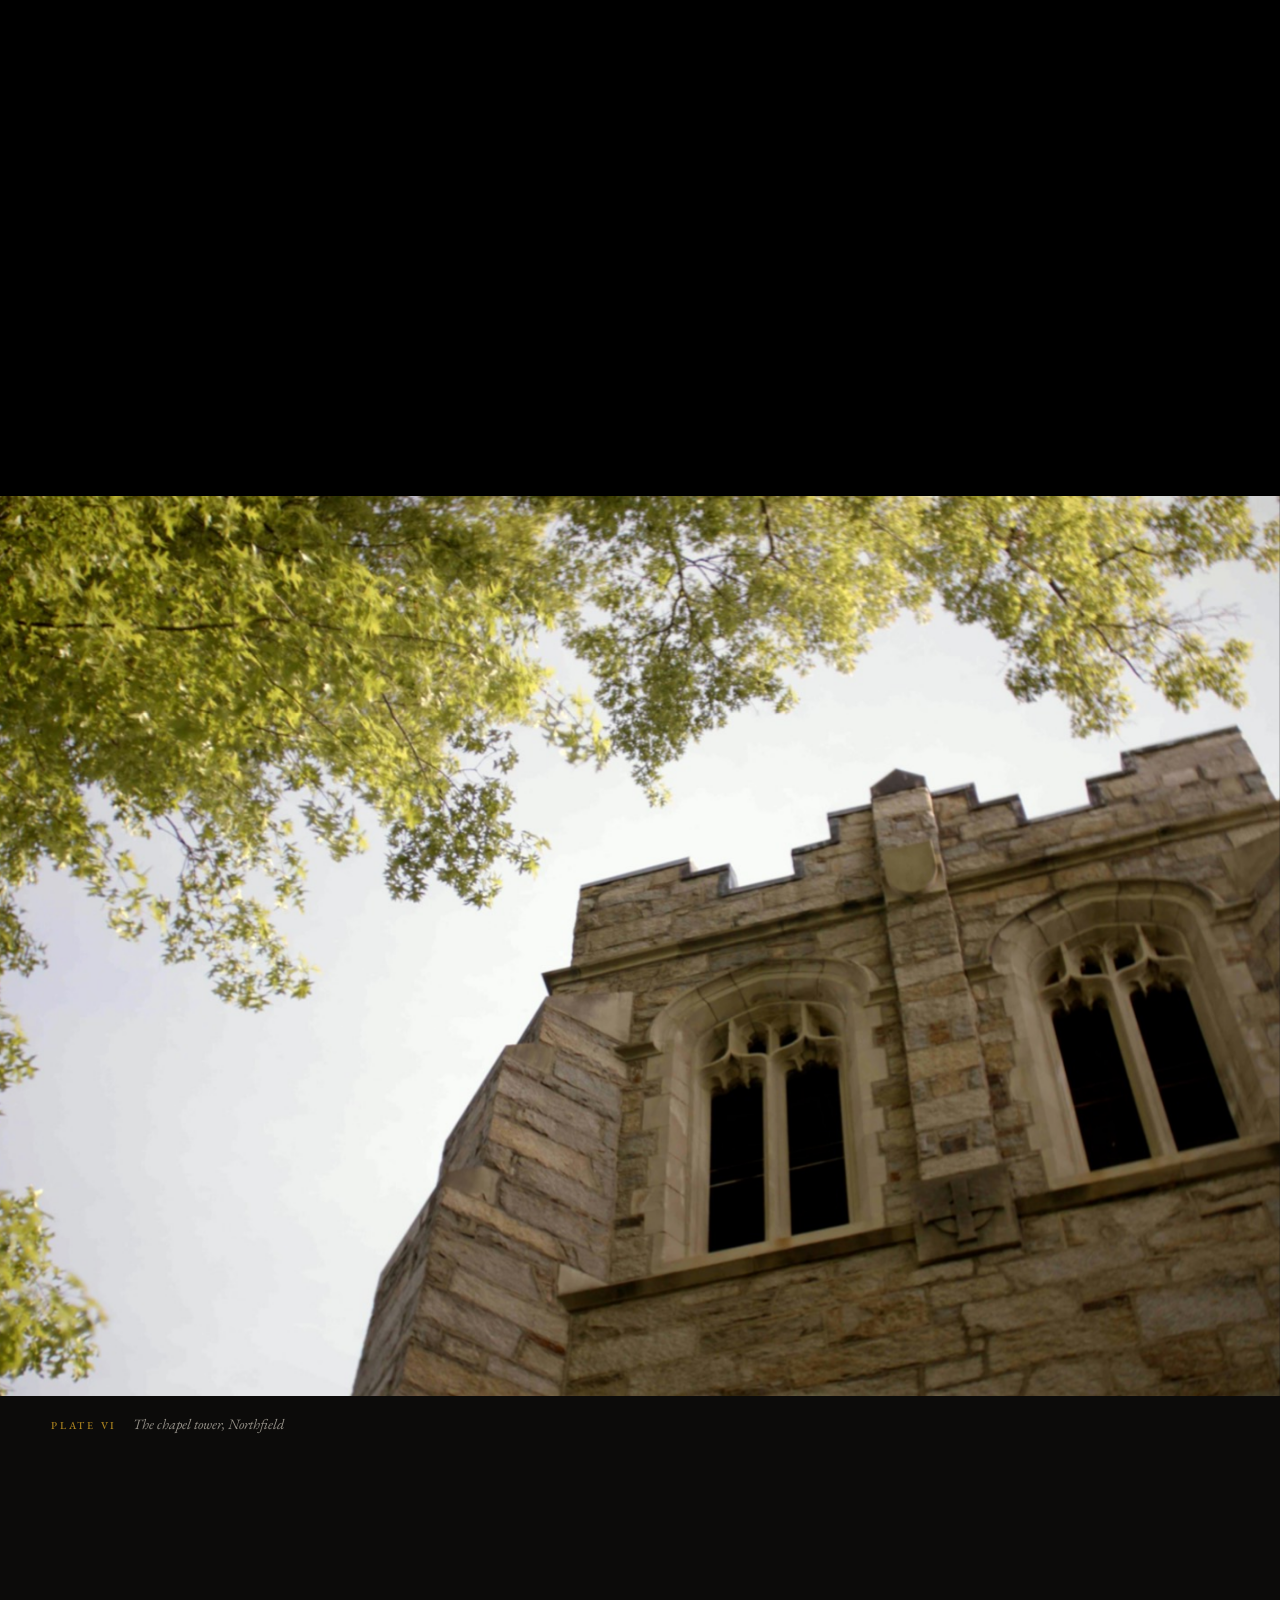
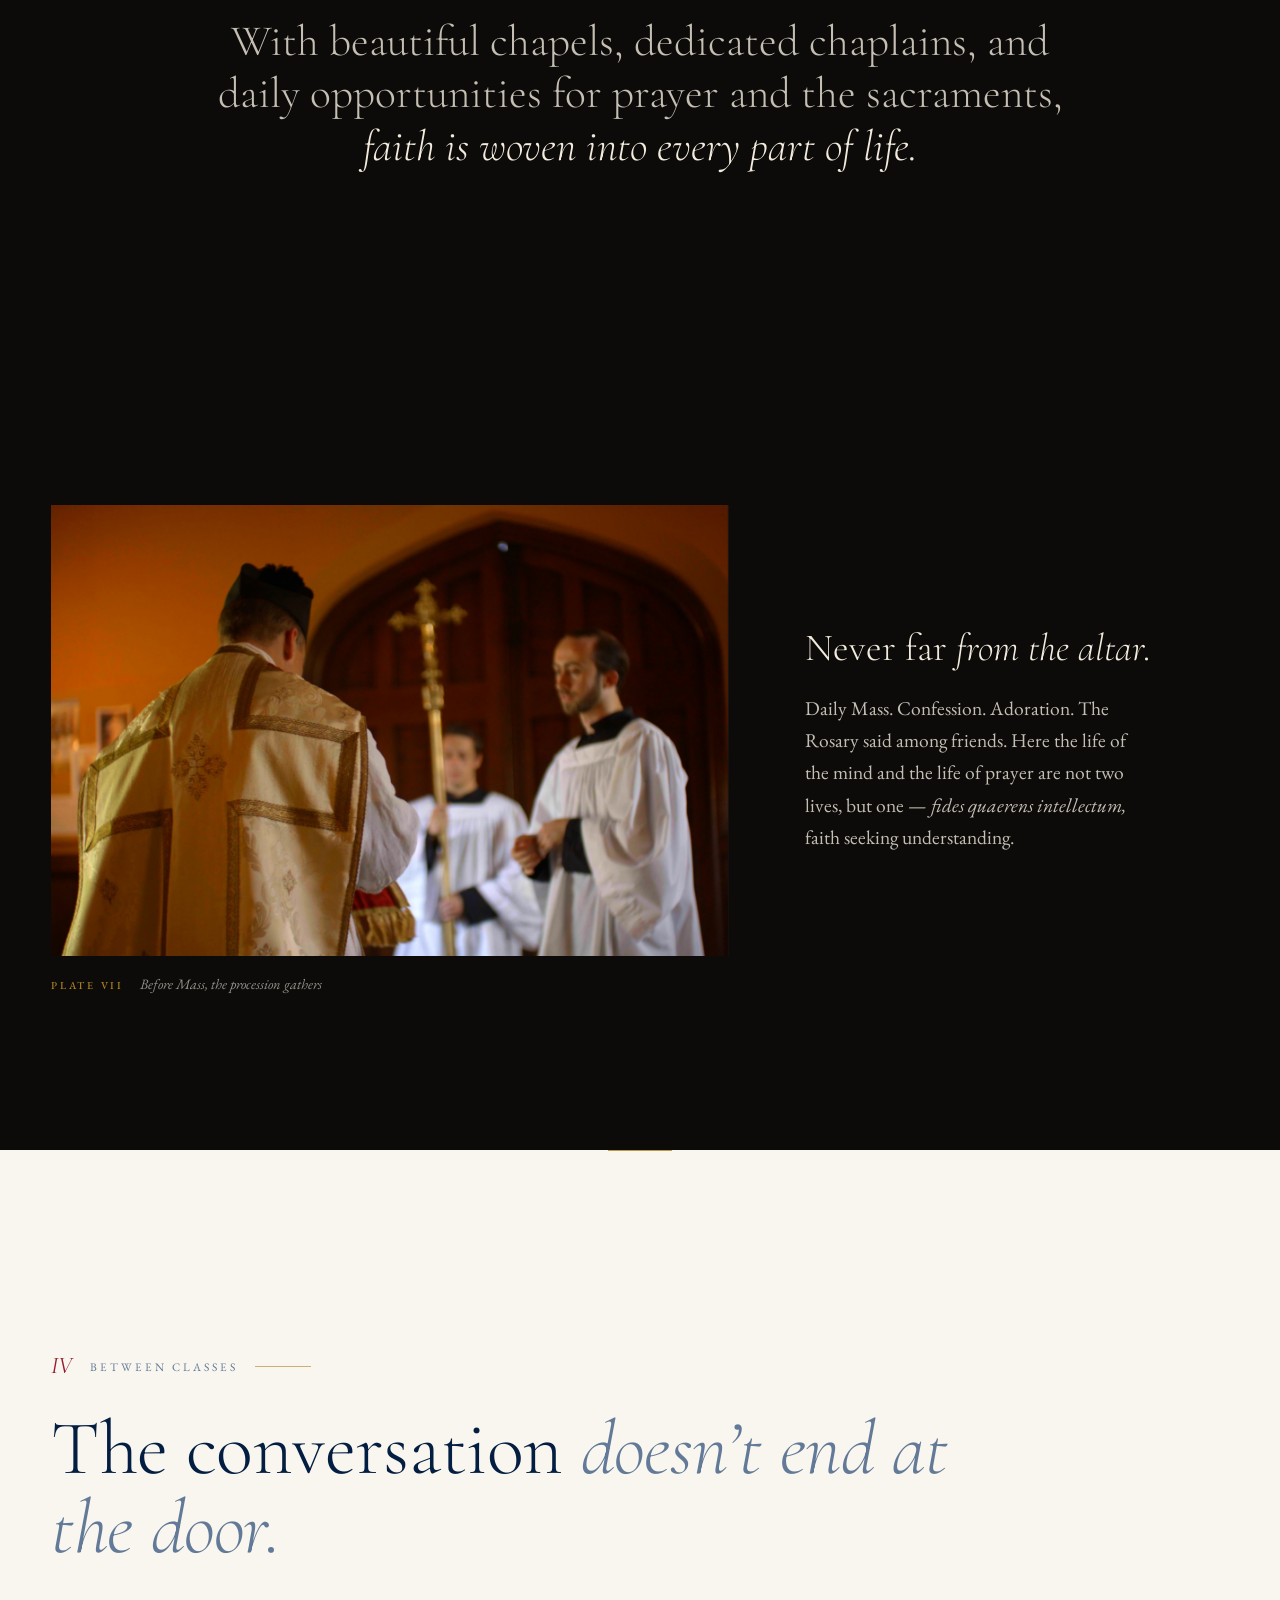
<file: new-england/index.html>
<!DOCTYPE html>
<html lang="en">
<head>
  <meta charset="utf-8">
  <meta name="viewport" content="width=device-width, initial-scale=1">
  <title>Visit New England · Thomas Aquinas College</title>
  <meta name="description" content="An education unlike any other. Rooted in the greatest works of Western civilization, with campuses in California and New England. Come and see for yourself.">
  <meta name="theme-color" content="#0c0b0a">
  <link rel="icon" href="assets/logo/favicon.png">
  <link rel="preconnect" href="https://fonts.googleapis.com">
  <link rel="preconnect" href="https://fonts.gstatic.com" crossorigin>
  <link href="https://fonts.googleapis.com/css2?family=Cormorant+Garamond:ital,wght@0,300;0,400;0,500;1,300;1,400&family=EB+Garamond:ital,wght@0,400;0,500;1,400&display=swap" rel="stylesheet">
  <link rel="preload" as="image" href="assets/img/ne-hero-arcade.jpg" fetchpriority="high">
  <link rel="stylesheet" href="styles.css">
</head>
<body>

<a class="skip" href="#main">Skip to content</a>

<!-- ============ HEADER ============ -->
<header class="site-header" id="header">
  <div class="header-inner">
    <a class="brand" href="../" aria-label="Thomas Aquinas College — choose a campus">
      <img src="assets/logo/wordmark.webp" alt="Thomas Aquinas College" width="1000" height="563">
    </a>

    <nav class="nav" aria-label="Primary">
      <a href="#education">The Education</a>
      <a href="#community">Community</a>
      <a href="#faith">Faith</a>
      <a href="#your-visit">Your Visit</a>
    </nav>

    <a class="btn btn-red header-cta" href="https://www.thomasaquinas.edu/visit" target="_blank" rel="noopener">Plan a Visit</a>

    <button class="menu-toggle" id="menuToggle" aria-expanded="false" aria-controls="mobileNav" aria-label="Open menu">
      <span></span><span></span>
    </button>
  </div>
  <div class="header-progress" aria-hidden="true"><i id="progress"></i></div>
</header>

<div class="mobile-nav" id="mobileNav" hidden>
  <nav aria-label="Mobile">
    <a href="#education"><small>I</small>The Education</a>
    <a href="#community"><small>II</small>Community</a>
    <a href="#faith"><small>III</small>Faith</a>
    <a href="#beyond"><small>IV</small>Between Classes</a>
    <a href="#your-visit"><small>V</small>Your Visit</a>
    <a href="https://www.thomasaquinas.edu/visit" class="btn btn-red" target="_blank" rel="noopener">Plan a Visit</a>
  </nav>
</div>

<main id="main">

  <!-- ============ HERO : the slit opens ============ -->
  <section class="hero scene" id="top" data-scene="hero" data-quiet-top>
    <div class="stage">
      <div class="hero-media">
        <img src="assets/img/ne-hero-arcade.jpg" alt="Past a red-brick arcade with carved capitals, the stone chapel tower rises among summer trees on the New England campus" fetchpriority="high">
      </div>
      <div class="hero-shade"></div>

      <p class="hero-over label">Thomas Aquinas College &nbsp;·&nbsp; New England</p>

      <div class="hero-title">
        <h1>Come and see<br><em>New England.</em></h1>
        <p class="hero-sub">Northfield, Massachusetts &nbsp;·&nbsp; Plan a visit</p>
      </div>

      <p class="scroll-cue label" aria-hidden="true"><span>Scroll to discover</span><i></i></p>
    </div>
  </section>

  <!-- ============ PRELUDE : narration ============ -->
  <section class="prelude scene" data-scene="words">
    <div class="stage stage-center">
      <p class="narration" data-words>There’s something special about Thomas Aquinas College. Something difficult to capture in a photograph, a brochure, or even a film.</p>
      <p class="narration-coda" data-coda>That’s why we’d like to invite you to <em>Northfield.</em></p>
    </div>
  </section>

  <!-- Plate I: the campus -->
  <div class="band light">
  <section class="quad-feature landscape">
    <div class="quad-text reveal">
      <p class="label">Northfield, Massachusetts</p>
      <h3>Brick, fieldstone, <em>and four true seasons.</em></h3>
      <p>A historic campus of red brick and carved stone in the hills above the Connecticut River, where the halls are old, the trees are older, and four true seasons frame four years of study.</p>
    </div>
    <figure class="plate quad-plate reveal">
      <div class="plate-frame">
        <img data-parallax="0.05" loading="lazy" src="assets/img/ne-brick-gable.jpg" alt="The ornamented brick gable of a campus hall in late sun, maple leaves in the foreground">
      </div>
      <figcaption><span class="numeral">Plate I</span> A classroom hall, late afternoon</figcaption>
    </figure>
  </section>
  </div>

  <!-- ============ I. THE EDUCATION ============ -->
  <section class="chapter" id="education">
    <header class="chapter-head reveal">
      <p class="chapter-mark"><span class="roman">I</span><span class="label">The Education</span></p>
      <h2>An education<br><em>unlike any other.</em></h2>
      <p class="lede">Rooted in the greatest works of Western civilization, our students pursue truth together — challenging their minds and forming their character.</p>
    </header>

    <div class="split split-books">
      <figure class="plate reveal">
        <div class="plate-frame">
          <img data-parallax="0.08" loading="lazy" src="assets/img/ne-book-diagrams.jpg" alt="A tutor and a student lean over an open book, a finger tracing a geometric diagram">
        </div>
        <figcaption><span class="numeral">Plate II</span> A finger on the proposition</figcaption>
      </figure>
      <div class="split-text reveal">
        <h3>No textbooks. <em>The books themselves.</em></h3>
        <p>Students here do not read <em>about</em> Homer, Euclid, Augustine, or Newton. They read Homer, Euclid, Augustine, and Newton — the original works of the greatest minds — and then they talk about them, together, around a seminar table.</p>
        <p>There are no lectures and no majors. Every student follows the same integrated four-year curriculum in philosophy, theology, mathematics, natural science, literature, language, and music.</p>
      </div>
    </div>

    <div class="authors" aria-label="Some of the authors read at Thomas Aquinas College">
      <div class="authors-row"><span>Homer · Aeschylus · Sophocles · Plato · Aristotle · Euclid · Herodotus · Ptolemy · Virgil · Augustine · Boethius · Anselm · Aquinas · Dante · Chaucer · </span><span aria-hidden="true">Homer · Aeschylus · Sophocles · Plato · Aristotle · Euclid · Herodotus · Ptolemy · Virgil · Augustine · Boethius · Anselm · Aquinas · Dante · Chaucer · </span></div>
      <div class="authors-row reverse"><span>Copernicus · Kepler · Galileo · Shakespeare · Descartes · Pascal · Newton · Locke · Hume · Kant · Hegel · Tocqueville · Lincoln · Darwin · Faraday · Einstein · </span><span aria-hidden="true">Copernicus · Kepler · Galileo · Shakespeare · Descartes · Pascal · Newton · Locke · Hume · Kant · Hegel · Tocqueville · Lincoln · Darwin · Faraday · Einstein · </span></div>
    </div>

    <div class="split split-reverse">
      <div class="split-text reveal">
        <h3>The classroom is <em>a conversation.</em></h3>
        <p>Classes are small and led by tutors, not lecturers. A tutor asks a question; a student answers; another objects. Over the course of an hour, a room full of minds works its way toward the truth of the matter — and learns how to think along the way.</p>
        <blockquote class="pull">“Our students pursue truth together.”</blockquote>
      </div>
      <figure class="plate reveal">
        <div class="plate-frame">
          <img data-parallax="0.08" loading="lazy" src="assets/img/ne-seminar-table.jpg" alt="Students and tutors around a long seminar table, a print of Raphael’s School of Athens and a crucifix on the wall">
        </div>
        <figcaption><span class="numeral">Plate III</span> Seminar, beneath the School of Athens</figcaption>
      </figure>
    </div>

    <ol class="pillars">
      <li class="reveal"><span class="pillar-n">01</span><h4>The Great Books</h4><p>Original works, read whole, from Homer to the moderns.</p></li>
      <li class="reveal"><span class="pillar-n">02</span><h4>The Discussion Method</h4><p>Every class is a conversation among tutors and students.</p></li>
      <li class="reveal"><span class="pillar-n">03</span><h4>One Curriculum</h4><p>Four integrated years of the liberal arts and sciences, for every student.</p></li>
    </ol>
  </section>

  <!-- ============ II. COMMUNITY ============ -->
  <div class="band light cool">
  <section class="chapter" id="community">
    <header class="chapter-head reveal">
      <p class="chapter-mark"><span class="roman">II</span><span class="label">Community</span></p>
      <h2>A close-knit community, <em>season after season.</em></h2>
      <p class="lede">A small college in a New England village, where the same faces fill the seminar table, the dining hall, and the chapel, and friendships deepen with every season.</p>
    </header>

    <div class="mosaic">
      <figure class="plate mosaic-a reveal">
        <div class="plate-frame portrait">
          <img data-parallax="0.06" loading="lazy" style="object-position: 56% 50%" src="assets/img/ne-student-books.jpg" alt="A smiling student holds her books beneath a broad tree, classmates behind her">
        </div>
        <figcaption><span class="numeral">Plate IV</span> Under the maples, between classes</figcaption>
      </figure>

      <blockquote class="mosaic-quote reveal">
        <p>Friendships that<br><em>last a lifetime.</em></p>
      </blockquote>

      <div class="mosaic-note reveal">
        <p class="label">Life together</p>
        <h4>Small <em>by design.</em></h4>
        <p>Students live on campus, share meals in the commons, and carry the morning’s seminar into lunch, the afternoon walk, and conversations that run late into the night.</p>
      </div>

      <figure class="plate mosaic-b reveal">
        <div class="plate-frame">
          <img data-parallax="0.08" loading="lazy" src="assets/img/ne-walk-to-class.jpg" alt="Two students walk toward a red-brick academic hall beneath autumn trees">
        </div>
        <figcaption><span class="numeral">Plate V</span> On the way to class</figcaption>
      </figure>
    </div>
  </section>
  </div>

  <!-- ============ III. FAITH ============ -->
  <section class="chapter chapter-faith" id="faith">
    <header class="chapter-head center reveal">
      <p class="chapter-mark"><span class="roman">III</span><span class="label">The Heart of It All</span></p>
      <h2>At the heart of it all is <em>our Catholic faith.</em></h2>
    </header>
  </section>

  <!-- ARREST I : the baldachin comes into focus, then holds -->
  <section class="arrest landscape scene" data-scene="arrest" data-quiet aria-label="Mass in the New England chapel">
    <div class="stage">
      <div class="arrest-bg" style="background-image:url('assets/img/ne-mass-through-arches.jpg')"></div>
      <div class="arrest-media">
        <img class="arrest-soft" src="assets/img/ne-mass-through-arches.jpg" alt="" aria-hidden="true">
        <img class="arrest-sharp" src="assets/img/ne-mass-through-arches.jpg" alt="Seen through dark wooden arches, the faithful stand in the pews as Mass is offered at a golden Gothic altar">
      </div>
      <div class="arrest-veil"></div>
      <div class="arrest-quote">
        <p class="latin">Pulchra enim dicuntur<br>quae visa placent.</p>
        <p class="english">Those things are called beautiful which please when seen.</p>
        <p class="cite label">St. Thomas Aquinas &nbsp;·&nbsp; Summa Theologiae I, q. 5, a. 4</p>
      </div>
    </div>
  </section>

  <figure class="plate plate-full">
    <div class="plate-frame tall">
      <img data-parallax="0.16" loading="lazy" src="assets/img/ne-chapel-tower.jpg" alt="The crenellated stone chapel tower seen from below through summer leaves">
    </div>
    <figcaption><span class="numeral">Plate VI</span> The chapel tower, Northfield</figcaption>
  </figure>

  <section class="narration-block reveal">
    <p>With beautiful chapels, dedicated chaplains, and daily opportunities for prayer and the sacraments, <em>faith is woven into every part of life.</em></p>
  </section>

  <div class="split split-prayer">
    <figure class="plate reveal">
      <div class="plate-frame">
        <img data-parallax="0.07" loading="lazy" src="assets/img/ne-procession.jpg" alt="A priest in a gold vestment prepares to process as servers wait with the processional cross before an arched wooden door">
      </div>
      <figcaption><span class="numeral">Plate VII</span> Before Mass, the procession gathers</figcaption>
    </figure>
    <div class="split-text reveal">
      <h3>Never far <em>from the altar.</em></h3>
      <p>Daily Mass. Confession. Adoration. The Rosary said among friends. Here the life of the mind and the life of prayer are not two lives, but one — <em>fides quaerens intellectum,</em> faith seeking understanding.</p>
    </div>
  </div>

  <!-- ============ IV. BEYOND THE CLASSROOM ============ -->
  <div class="band light">
  <section class="chapter" id="beyond">
    <header class="chapter-head reveal">
      <p class="chapter-mark"><span class="roman">IV</span><span class="label">Between Classes</span></p>
      <h2>The conversation <em>doesn’t end at the door.</em></h2>
      <p class="lede">It follows the tutors down the stairwell, into the library, and out under the trees.</p>
    </header>
  </section>
  </div>

  <figure class="plate plate-full">
    <div class="plate-frame tall">
      <img data-parallax="0.14" loading="lazy" src="assets/img/ne-stair-conversation.jpg" alt="A tutor and a student, book in hand, talk on a sunlit staircase before tall windows">
    </div>
    <figcaption><span class="numeral">Plate VIII</span> A question carried down the stairs</figcaption>
  </figure>

  <div class="split split-reverse split-solo">
    <div class="split-text reveal">
      <h3>And room <em>to think.</em></h3>
      <p>A desk in a bay window, a few hours before seminar, and nothing between you and the book but the light through the trees.</p>
    </div>
    <figure class="plate reveal">
      <div class="plate-frame">
        <img data-parallax="0.07" loading="lazy" src="assets/img/ne-bay-window.jpg" alt="A student reads alone at a desk in a tall bay window looking out on green trees">
      </div>
      <figcaption><span class="numeral">Plate IX</span> A quiet hour in the bay window</figcaption>
    </figure>
  </div>

  <!-- ============ ALMANAC ============ -->
  <section class="almanac">
    <header class="chapter-head center reveal">
      <p class="chapter-mark"><span class="label">The New England Year</span></p>
      <h2>Four seasons, <em>four years.</em></h2>
    </header>
    <ol class="alm">
        <li class="reveal"><span class="alm-n">I</span><h4>Autumn</h4><p>The first seminars of the year, beneath maples turning red and gold.</p></li>
        <li class="reveal"><span class="alm-n">II</span><h4>Winter</h4><p>Snow on the fieldstone, lamplight in the windows, and long evenings with Aristotle.</p></li>
        <li class="reveal"><span class="alm-n">III</span><h4>Spring</h4><p>The lawns return, and the conversation moves outdoors.</p></li>
        <li class="reveal"><span class="alm-n">IV</span><h4>Summer</h4><p>Long light over the green hills above the Connecticut River.</p></li>
    </ol>
  </section>

  <!-- ============ V. YOUR VISIT ============ -->
  <div class="band light">
  <section class="chapter" id="your-visit">
    <header class="chapter-head reveal">
      <p class="chapter-mark"><span class="roman">V</span><span class="label">Your Visit</span></p>
      <h2>Come to <em>Northfield.</em></h2>
      <p class="lede">Spend a day on the New England campus. Sit in on a class, share a meal, and meet the students who will tell you what it’s really like.</p>
    </header>

    <div class="campuses">
      <article class="campus reveal">
        <figure class="plate">
          <div class="plate-frame portrait">
            <img data-parallax="0.06" loading="lazy" style="object-position: 40% 50%" src="assets/img/ne-hall-steps.jpg" alt="Students climb the granite steps into a red-brick hall through a carved stone arch">
          </div>
        </figure>
        <div class="campus-text">
          <p class="label">In the classroom</p>
          <h3>Join a class</h3>
          <p>Take a seat at the seminar table. Listen in, or join the conversation — the tutors will be glad to hear from you.</p>
        </div>
      </article>

      <article class="campus campus-offset reveal">
        <figure class="plate">
          <div class="plate-frame portrait">
            <img data-parallax="0.06" loading="lazy" style="object-position: 62% 50%" src="assets/img/ne-arcade-tower.jpg" alt="Carved stone capitals frame the chapel tower across a sunlit lawn">
          </div>
        </figure>
        <div class="campus-text">
          <p class="label">On the campus</p>
          <h3>Walk the grounds</h3>
          <p>From the brick halls to the stone chapel on the hill, see the place where four years of study, prayer, and friendship unfold.</p>
        </div>
      </article>
    </div>

    <figure class="plate plate-wide reveal">
      <div class="plate-frame">
        <img data-parallax="0.1" loading="lazy" src="assets/img/ne-hall-steps-wide.jpg" alt="Students and a tutor climb the steps of a red-brick academic hall on a summer day">
      </div>
      <figcaption><span class="numeral">Plate X</span> Up the steps, into class</figcaption>
    </figure>
  </section>
  </div>

  <!-- ============ FINALE : the window closes ============ -->
  <section class="finale scene" data-scene="finale" data-quiet aria-label="Plan your visit">
    <div class="stage">
      <div class="finale-media">
        <img src="assets/img/ne-hero-arcade.jpg" alt="The stone chapel tower among summer trees, seen past a red-brick arcade">
      </div>
      <div class="finale-shade"></div>
      <div class="finale-title">
        <p class="label">Thomas Aquinas College</p>
        <h2>Come walk<br><em>these old halls.</em></h2>
      </div>
      <div class="finale-cta">
        <p class="label">Northfield, Massachusetts</p>
        <a class="btn btn-red finale-btn" href="https://www.thomasaquinas.edu/visit" target="_blank" rel="noopener">Plan Your Visit <span aria-hidden="true">→</span></a>
        <p class="finale-note">Come and see for yourself.</p>
      </div>
    </div>
  </section>

  <!-- ============ COME SEE FOR YOURSELF ============ -->
  <section class="visit" id="visit">
    <img class="visit-seal" src="assets/logo/seal.webp" alt="" aria-hidden="true" loading="lazy">
    <div class="visit-inner">
      <p class="label reveal">An invitation</p>
      <h2 class="reveal">Come see New England <em>for yourself.</em></h2>
      <p class="lede reveal">Meet our students. Join a class. Discover the community. We invite you to experience Thomas Aquinas College, New England, firsthand.</p>

      <ul class="ways">
        <li class="reveal">
          <a href="https://www.thomasaquinas.edu/visit" target="_blank" rel="noopener">
            <span class="ways-n">i.</span>
            <span class="ways-body"><strong>Visit New England</strong><span>Sit in on a class, share a meal, and stay the night in the residence halls.</span></span>
            <span class="ways-arrow" aria-hidden="true">→</span>
          </a>
        </li>
        <li class="reveal">
          <a href="https://www.thomasaquinas.edu/visit" target="_blank" rel="noopener">
            <span class="ways-n">ii.</span>
            <span class="ways-body"><strong>Summer Program</strong><span>High school students live the life of a TAC student, from seminar table to chapel.</span></span>
            <span class="ways-arrow" aria-hidden="true">→</span>
          </a>
        </li>
        <li class="reveal">
          <a href="https://www.thomasaquinas.edu/visit" target="_blank" rel="noopener">
            <span class="ways-n">iii.</span>
            <span class="ways-body"><strong>Talk with admissions</strong><span>Ask anything — about the curriculum, financial aid, or life on the New England campus.</span></span>
            <span class="ways-arrow" aria-hidden="true">→</span>
          </a>
        </li>
      </ul>

      <div class="visit-actions reveal">
        <a class="btn btn-red btn-lg" href="https://www.thomasaquinas.edu/visit" target="_blank" rel="noopener">Plan Your Visit</a>
        <a class="btn btn-ghost btn-lg" href="https://www.thomasaquinas.edu/admissions/apply" target="_blank" rel="noopener">Apply</a>
      </div>
    </div>
  </section>

</main>

<footer class="site-footer">
  <div class="footer-inner">
    <img class="footer-mark" src="assets/logo/wordmark.webp" alt="Thomas Aquinas College" loading="lazy" width="1000" height="563">
    <div class="footer-cols">
      <div>
        <p class="label">California</p>
        <p>Santa Paula, California</p>
      </div>
      <div>
        <p class="label">New England</p>
        <p>Northfield, Massachusetts</p>
      </div>
      <div>
        <p class="label">Admissions</p>
        <p><a href="mailto:admissions@thomasaquinas.edu">admissions@thomasaquinas.edu</a><br><a href="https://thomasaquinas.edu" target="_blank" rel="noopener">thomasaquinas.edu</a></p>
      </div>
    </div>
  </div>
  <nav class="footer-jump" aria-label="Footer">
    <a href="#top" class="jump-top"><span aria-hidden="true">↑</span> Back to top</a>
    <a href="../california/" class="jump-other">See California <span aria-hidden="true">→</span></a>
  </nav>
  <p class="motto"><em>Fides quaerens intellectum</em> &nbsp;·&nbsp; Faith seeking understanding</p>
</footer>

<div class="grain" aria-hidden="true"></div>
<script src="main.js"></script>
</body>
</html>
</file>
<file: home.css>
/* =========================================================
   Thomas Aquinas College — Home
   Same system as the "Come and See" funnel:
   dark ink, parchment, TAC red as a ~10% accent, gold hairlines
   ========================================================= */
:root {
  --ink: #0c0b0a; --ink-2: #141210; --ink-3: #1c1916;
  --parchment: #f2ebdd;
  --parch-80: rgba(242,235,221,.80); --parch-60: rgba(242,235,221,.60); --parch-40: rgba(242,235,221,.40);
  --rule: rgba(242,235,221,.14);
  --red: #971b2f; --red-bright: #b3263c;
  --navy: #041e42; --slate: #627a97; --gold: #ad841f;
  --parch-bg: #f9f6ef; --warm-gray: #ddd5c7; --cool-1: #bbc7d6; --cool-2: #dde5ed;
  --display: "Cormorant Garamond", "EB Garamond", Georgia, serif;
  --serif: "EB Garamond", Georgia, "Times New Roman", serif;
  --gutter: clamp(1.25rem, 4vw, 4rem);
  --max: 1360px;
  --ease: cubic-bezier(.2,.7,.1,1);
  --util-h: 34px; --bar-h: 78px;
}
*, *::before, *::after { box-sizing: border-box; }
html { -webkit-text-size-adjust: 100%; scroll-behavior: smooth; }
body {
  margin: 0; background: var(--ink); color: var(--parchment);
  font-family: var(--serif); font-size: clamp(1.06rem, .3vw + 1rem, 1.22rem); line-height: 1.65;
  -webkit-font-smoothing: antialiased; text-rendering: optimizeLegibility;
  overflow-x: hidden; overflow-x: clip;
}
img { display: block; max-width: 100%; }
a { color: inherit; }
button { font: inherit; color: inherit; }
::selection { background: var(--red); color: var(--parchment); }
:focus-visible { outline: 1px solid var(--parchment); outline-offset: 4px; }
.skip { position: fixed; left: 1rem; top: -4rem; z-index: 100; background: var(--parchment); color: var(--ink); padding: .6rem 1rem; text-decoration: none; }
.skip:focus { top: 1rem; }

.label { font-size: .72rem; letter-spacing: .26em; text-transform: uppercase; color: var(--parch-60); margin: 0; }
.btn {
  display: inline-flex; align-items: center; justify-content: center;
  font-size: .74rem; letter-spacing: .22em; text-transform: uppercase; text-decoration: none;
  padding: .85rem 1.4rem; border: 1px solid transparent; white-space: nowrap; cursor: pointer;
  transition: background .4s var(--ease), border-color .4s var(--ease), color .4s var(--ease);
}
.btn-red { background: var(--red); color: var(--parchment); }
.btn-red:hover, .btn-red:focus-visible { background: var(--red-bright); }
.btn-ghost { border-color: var(--parch-40); color: var(--parchment); }
.btn-ghost:hover, .btn-ghost:focus-visible { border-color: var(--parchment); }

h2 { margin: 0; font-family: var(--display); font-weight: 300; font-size: clamp(2.6rem, 6vw, 5.6rem); line-height: 1.02; letter-spacing: -.005em; }
h3 { margin: 0 0 1.2rem; font-family: var(--display); font-weight: 300; font-size: clamp(1.9rem, 3vw, 2.8rem); line-height: 1.08; }
h2 em, h3 em { font-weight: 300; }

/* =========================================================
   HEADER — utility strip + main bar + mega menus
   ========================================================= */
.site-header { position: fixed; inset: 0 0 auto 0; z-index: 50; transition: transform .7s var(--ease), background .5s var(--ease); }
.site-header::before {
  content: ""; position: absolute; inset: 0 0 -60px 0; pointer-events: none;
  background: linear-gradient(to bottom, rgba(12,11,10,.7), rgba(12,11,10,0)); transition: opacity .5s;
}
.site-header.is-solid, .site-header:has(.nav-item:hover), .site-header:has(.nav-item:focus-within) {
  background: rgba(12,11,10,.86); -webkit-backdrop-filter: blur(14px) saturate(1.1); backdrop-filter: blur(14px) saturate(1.1);
}
.site-header.is-solid::before { opacity: 0; }
.site-header.is-hidden { transform: translateY(calc(-1 * var(--util-h))); }
.site-header.is-hidden.is-solid { transform: translateY(-100%); }

.utility { height: var(--util-h); border-bottom: 1px solid var(--rule); position: relative; }
.utility-inner {
  max-width: calc(var(--max) + 2 * var(--gutter)); margin: 0 auto; padding: 0 var(--gutter); height: 100%;
  display: flex; align-items: center; justify-content: space-between; gap: 2rem;
}
.utility a, .utility button {
  font-size: .64rem; letter-spacing: .22em; text-transform: uppercase; text-decoration: none;
  color: var(--parch-60); background: none; border: 0; padding: 0; cursor: pointer; transition: color .3s;
}
.utility a:hover, .utility button:hover { color: var(--parchment); }
.quick, .util-right { display: flex; align-items: center; gap: 1.8rem; }
.utility a, .utility button { display: inline-flex; align-items: center; line-height: 1; }
.search-open::before { content: "⌕"; margin-right: .45rem; font-size: .95rem; letter-spacing: 0; }

.header-inner {
  position: relative; height: var(--bar-h);
  max-width: calc(var(--max) + 2 * var(--gutter)); margin: 0 auto; padding: 0 var(--gutter);
  display: flex; align-items: center; gap: 2rem;
}
.brand img { height: 42px; width: auto; }
.nav { display: flex; gap: clamp(1.1rem, 1.8vw, 2.1rem); margin-left: auto; height: 100%; }
.nav-item { display: flex; align-items: center; height: 100%; }
.nav-top {
  position: relative; font-size: .72rem; letter-spacing: .2em; text-transform: uppercase;
  text-decoration: none; color: var(--parch-80); padding: .5rem 0; white-space: nowrap; transition: color .3s;
}
.nav-top::after {
  content: ""; position: absolute; left: 0; right: 0; bottom: .15rem; height: 1px;
  background: var(--red); transform: scaleX(0); transform-origin: left; transition: transform .5s var(--ease);
}
.nav-item:hover .nav-top, .nav-item:focus-within .nav-top { color: var(--parchment); }
.nav-item:hover .nav-top::after, .nav-item:focus-within .nav-top::after { transform: scaleX(1); }
.header-cta { padding: .7rem 1.3rem; }

.mega {
  position: absolute; left: 0; right: 0; top: 100%;
  background: rgba(12,11,10,.96); -webkit-backdrop-filter: blur(14px); backdrop-filter: blur(14px);
  border-top: 1px solid var(--rule); border-bottom: 1px solid var(--rule);
  opacity: 0; visibility: hidden; transform: translateY(-8px);
  transition: opacity .45s var(--ease), transform .55s var(--ease), visibility 0s .45s;
}
.mega::before { content: ""; position: absolute; left: 50%; top: -1px; width: 64px; height: 1px; translate: -50% 0; background: var(--gold); }
.nav-item:hover .mega, .nav-item:focus-within .mega { opacity: 1; visibility: visible; transform: none; transition-delay: .08s, .08s, 0s; }
.mega-inner {
  max-width: var(--max); margin: 0 auto; padding: 3rem var(--gutter) 3.4rem;
  display: grid; grid-template-columns: 1.3fr 1fr 1fr; gap: clamp(2rem, 5vw, 5rem);
}
.mega-intro p:not(.label) { margin: 1rem 0 1.4rem; font-family: var(--display); font-weight: 300; font-size: clamp(1.4rem, 1.8vw, 1.8rem); line-height: 1.25; max-width: 30ch; }
.mega-intro .label { color: var(--gold); }
.mega-cta { font-size: .72rem; letter-spacing: .22em; text-transform: uppercase; text-decoration: none; color: var(--parchment); border-bottom: 1px solid var(--red); padding-bottom: .3rem; }
.mega-cta span { display: inline-block; transition: transform .5s var(--ease); }
.mega-cta:hover span { transform: translateX(5px); }
.mega-col { display: flex; flex-direction: column; gap: .15rem; border-left: 1px solid var(--rule); padding-left: 2rem; }
.mega-col .label { margin-bottom: .9rem; }
.mega-col a { text-decoration: none; color: var(--parch-80); font-size: 1.05rem; padding: .25rem 0; transition: color .3s, transform .5s var(--ease); }
.mega-col a:hover, .mega-col a:focus-visible { color: var(--parchment); transform: translateX(4px); }

.header-progress { position: absolute; left: 0; right: 0; bottom: 0; height: 1px; }
.header-progress i { display: block; height: 100%; background: var(--red); transform-origin: left; transform: scaleX(var(--read, 0)); }

.menu-toggle { display: none; margin-left: auto; width: 44px; height: 44px; background: none; border: 0; cursor: pointer; position: relative; }
.menu-toggle span { position: absolute; left: 10px; right: 10px; height: 1px; background: var(--parchment); transition: transform .4s var(--ease), top .4s var(--ease); }
.menu-toggle span:first-child { top: 18px; } .menu-toggle span:last-child { top: 26px; }
.menu-toggle[aria-expanded="true"] span:first-child { top: 22px; transform: rotate(45deg); }
.menu-toggle[aria-expanded="true"] span:last-child { top: 22px; transform: rotate(-45deg); }

.mobile-nav { position: fixed; inset: 0; z-index: 45; background: var(--ink); overflow-y: auto; padding: calc(var(--util-h) + var(--bar-h) + 1.5rem) var(--gutter) 3rem; }
.mobile-nav[hidden] { display: none; }
.mobile-nav details { border-bottom: 1px solid var(--rule); }
.mobile-nav summary {
  list-style: none; cursor: pointer; display: flex; align-items: baseline; gap: 1rem; padding: 1rem 0;
  font-family: var(--display); font-weight: 300; font-size: 1.9rem; line-height: 1.1;
}
.mobile-nav summary::-webkit-details-marker { display: none; }
.mobile-nav summary::after { content: "+"; margin-left: auto; color: var(--parch-40); font-family: var(--serif); transition: transform .4s var(--ease); }
.mobile-nav details[open] summary::after { transform: rotate(45deg); }
.mobile-nav small { font-family: var(--serif); font-size: .8rem; color: var(--red-bright); letter-spacing: .1em; width: 1.6rem; }
.mobile-nav details a { display: block; text-decoration: none; color: var(--parch-80); padding: .4rem 0 .4rem 2.6rem; }
.mobile-nav details[open] { padding-bottom: 1rem; }
.mobile-actions { display: flex; flex-wrap: wrap; gap: .8rem; margin-top: 2rem; }

@media (max-width: 1180px) { .nav, .header-cta { display: none; } .menu-toggle { display: block; } }
@media (max-width: 720px) { .quick { display: none; } .util-right { margin-left: auto; } .brand img { height: 36px; } }

/* search overlay */
.search { position: fixed; inset: 0; z-index: 70; background: rgba(12,11,10,.96); display: grid; place-items: center; padding: var(--gutter); }
.search[hidden] { display: none; }
.search form { width: min(900px, 100%); display: grid; grid-template-columns: 1fr auto; gap: 1.4rem 1rem; align-items: end; }
.search .label { grid-column: 1 / -1; color: var(--gold); }
.search input {
  background: none; border: 0; border-bottom: 1px solid var(--parch-40); color: var(--parchment);
  font-family: var(--display); font-weight: 300; font-size: clamp(2rem, 5vw, 4rem); padding: .2rem 0; outline: none; min-width: 0;
}
.search input:focus { border-color: var(--red-bright); }
.search input::placeholder { color: var(--parch-40); font-style: italic; }
.search-close { position: absolute; top: 1.5rem; right: var(--gutter); background: none; border: 1px solid var(--rule); padding: .7rem 1.1rem; cursor: pointer; font-size: .7rem; letter-spacing: .22em; text-transform: uppercase; }

/* =========================================================
   HERO — slow crossfade, Ken Burns, numbered progress
   ========================================================= */
.hero { position: relative; height: 100vh; height: 100svh; min-height: 560px; background: #000; overflow: hidden; }
.slides, .slide { position: absolute; inset: 0; }
.slide { opacity: 0; visibility: hidden; transition: opacity 1.6s var(--ease), visibility 0s 1.6s; }
.slide.is-active { opacity: 1; visibility: visible; transition: opacity 1.6s var(--ease); z-index: 1; }
.slide img { width: 100%; height: 100%; object-fit: cover; transform: scale(1.1); filter: brightness(.82); }
.slide.is-active img { transform: scale(1); transition: transform 9s cubic-bezier(.25,.6,.3,1); }
.hero-shade { display: none; }
.slide::after {
  content: ""; position: absolute; inset: 0; z-index: 1; pointer-events: none;
  background:
    linear-gradient(to top, rgba(0,0,0,.82) 0%, rgba(0,0,0,.2) 45%, rgba(0,0,0,0) 70%),
    linear-gradient(to right, rgba(0,0,0,.5) 0%, rgba(0,0,0,0) 60%);
}
.slide-text { position: absolute; z-index: 2; left: var(--gutter); right: var(--gutter); bottom: calc(9vh + 4rem); max-width: var(--max); }
@media (min-width: 1490px) { .slide-text { left: calc((100vw - var(--max)) / 2); } }
.slide-text > * { opacity: 0; transform: translateY(22px); transition: opacity 1.2s var(--ease), transform 1.4s var(--ease); }
.slide.is-active .slide-text > * { opacity: 1; transform: none; }
.slide.is-active .slide-text > :nth-child(1) { transition-delay: .5s; }
.slide.is-active .slide-text > :nth-child(2) { transition-delay: .65s; }
.slide.is-active .slide-text > :nth-child(3) { transition-delay: .9s; }
.slide-text .label { color: var(--parch-80); display: flex; align-items: center; gap: 1rem; }
.slide-text .label::before { content: ""; width: 2.5rem; height: 1px; background: var(--red); }
.hero h1, .hero .h1 {
  margin: 1.4rem 0 0; font-family: var(--display); font-weight: 300;
  font-size: clamp(3rem, 8vw, 8.6rem); line-height: .95; letter-spacing: -.01em;
}
.slide-link {
  display: inline-flex; align-items: center; gap: 1rem; margin-top: 2.2rem;
  font-size: .76rem; letter-spacing: .26em; text-transform: uppercase; text-decoration: none;
  padding: 1.05rem 1.7rem; border: 1px solid var(--parch-40);
  transition: background .5s var(--ease), border-color .5s var(--ease);
}
.slide-link span { transition: transform .6s var(--ease); }
.slide-link:hover, .slide-link:focus-visible { background: var(--red); border-color: var(--red); }
.slide-link:hover span { transform: translateX(6px); }

.slide-controls {
  position: absolute; z-index: 4; left: var(--gutter); right: var(--gutter); bottom: 6vh;
  display: flex; align-items: center; gap: 1.5rem; max-width: var(--max);
}
@media (min-width: 1490px) { .slide-controls { left: calc((100vw - var(--max)) / 2); } }
.slide-dots { list-style: none; margin: 0; padding: 0; display: flex; gap: 1rem; flex: 1; max-width: 640px; }
.slide-dots li { flex: 1; }
.slide-dots button { width: 100%; background: none; border: 0; padding: .6rem 0; cursor: pointer; text-align: left; display: flex; flex-direction: column; gap: .55rem; }
.slide-dots span { font-family: var(--display); font-style: italic; font-size: 1rem; color: var(--parch-60); transition: color .4s; }
.slide-dots button[aria-current="true"] span { color: var(--parchment); }
.slide-dots i { display: block; height: 1px; background: var(--parch-40); position: relative; overflow: hidden; }
.slide-dots i::after { content: ""; position: absolute; inset: 0; background: var(--red-bright); transform-origin: left; transform: scaleX(0); }
.slide-dots button[aria-current="true"] i::after { animation: fill var(--dur, 7s) linear forwards; }
.hero.is-paused .slide-dots button[aria-current="true"] i::after { animation-play-state: paused; }
@keyframes fill { to { transform: scaleX(1); } }
.slide-pause { width: 40px; height: 40px; border: 1px solid var(--parch-40); background: none; border-radius: 50%; cursor: pointer; position: relative; flex: none; }
.slide-pause span, .slide-pause span::before { position: absolute; top: 14px; width: 2px; height: 11px; background: var(--parchment); }
.slide-pause span { left: 15px; } .slide-pause span::before { content: ""; top: 0; left: 6px; }
.hero.is-paused .slide-pause span { left: 16px; width: 0; height: 0; background: none; top: 13px; border-left: 10px solid var(--parchment); border-top: 7px solid transparent; border-bottom: 7px solid transparent; }
.hero.is-paused .slide-pause span::before { display: none; }

/* =========================================================
   STATEMENT — word-by-word
   ========================================================= */
.scene { position: relative; }
.stage { position: sticky; top: 0; height: 100vh; height: 100svh; overflow: hidden; }
.stage-center { display: grid; place-content: center; justify-items: center; padding: 0 var(--gutter); }
.prelude { height: 220vh; background: var(--ink); }
.prelude-label { color: var(--gold); margin-bottom: 2.4rem; opacity: calc(.3 + var(--p, 0) * 3); }
.narration { max-width: 22ch; margin: 0 auto; font-family: var(--display); font-weight: 300; font-size: clamp(2rem, 4.6vw, 4.4rem); line-height: 1.12; text-align: center; }
.narration .w { opacity: .12; transition: opacity .25s linear; }
.narration .w.on { opacity: 1; }
.narration-coda { margin: 3rem auto 0; text-align: center; font-size: clamp(1.05rem, 1.4vw, 1.3rem); color: var(--parch-80); opacity: var(--coda, 0); transform: translateY(calc((1 - var(--coda, 0)) * 14px)); }
.narration-coda a { color: var(--parchment); text-decoration: none; border-bottom: 1px solid var(--red); }

/* =========================================================
   CHAPTERS & SHARED PIECES
   ========================================================= */
.chapter { max-width: calc(var(--max) + 2 * var(--gutter)); margin: 0 auto; padding: clamp(6rem, 13vw, 12rem) var(--gutter) clamp(5rem, 10vw, 9rem); }
.chapter-head { margin-bottom: clamp(3.5rem, 8vw, 7rem); }
.chapter-mark { display: flex; align-items: center; gap: 1.1rem; margin: 0 0 2rem; }
.chapter-mark::after { content: ""; width: 3.5rem; height: 1px; background: var(--rule); }
.roman { font-family: var(--display); font-style: italic; font-size: 1.5rem; line-height: 1; color: var(--red-bright); }
.split-head { display: grid; grid-template-columns: 1fr auto; align-items: end; gap: 0 3rem; }
.split-head .chapter-mark { grid-column: 1 / -1; }
.split-head h2 { max-width: 16ch; }
.text-link {
  font-size: .74rem; letter-spacing: .24em; text-transform: uppercase; text-decoration: none; white-space: nowrap;
  padding-bottom: .4rem; border-bottom: 1px solid var(--red); margin-bottom: .8rem;
}
.text-link span { display: inline-block; transition: transform .5s var(--ease); }
.text-link:hover span { transform: translateX(6px); }
@media (max-width: 760px) { .split-head { grid-template-columns: 1fr; } .text-link { justify-self: start; margin-top: 2rem; } }

.wide-head { display: grid; grid-template-columns: 1fr 1fr; column-gap: clamp(2rem, 6vw, 6rem); }
.wide-head .chapter-mark, .wide-head h2 { grid-column: 1 / -1; }
.wide-head h2 { font-size: clamp(2.8rem, 7vw, 7.6rem); line-height: 1; max-width: 18ch; }
.wide-head .lede { grid-column: 2; margin: clamp(2rem, 4vw, 3.5rem) 0 0; padding-top: 1.6rem; border-top: 1px solid var(--rule); color: var(--parch-80); font-size: clamp(1.1rem, 1.4vw, 1.35rem); line-height: 1.55; max-width: 44ch; }
@media (max-width: 800px) { .wide-head { grid-template-columns: 1fr; } .wide-head .lede { grid-column: 1; } }

.plate { margin: 0; }
.plate-frame { position: relative; overflow: hidden; aspect-ratio: 3 / 2; background: var(--ink-2); }
.plate-frame.portrait { aspect-ratio: 4 / 5; }
.plate-frame img { position: absolute; left: 0; width: 100%; top: -5%; height: 110%; object-fit: cover; transform: translate3d(0, var(--py, 0px), 0); }
.plate figcaption { display: flex; gap: 1rem; align-items: baseline; padding: 1rem 0 0; font-size: .9rem; font-style: italic; color: var(--parch-60); }
.numeral { font-style: normal; font-size: .66rem; letter-spacing: .26em; text-transform: uppercase; color: var(--gold); font-weight: 500; white-space: nowrap; }

.split { display: grid; grid-template-columns: 1.6fr 1fr; gap: clamp(2rem, 6vw, 6rem); align-items: center; }
.split-text p { color: var(--parch-80); max-width: 36ch; }
.split-actions { display: flex; flex-wrap: wrap; gap: .8rem; margin-top: 2.2rem; }
@media (max-width: 900px) { .split { grid-template-columns: 1fr; } }

.badge { display: inline-flex; align-items: center; gap: .55rem; font-size: .62rem; letter-spacing: .22em; text-transform: uppercase; color: var(--parch-60); font-style: normal; }
.badge::before { content: ""; width: 7px; height: 7px; border-radius: 50%; background: var(--gold); }
.badge.ca::before { background: var(--red-bright); }
.badge.ne::before { background: var(--slate); }

/* =========================================================
   LIGHT BANDS (token remap, as in the funnel)
   ========================================================= */
.band { position: relative; }
.light {
  background: var(--parch-bg); color: var(--navy);
  --parchment: var(--navy); --parch-80: rgba(4,30,66,.84); --parch-60: var(--slate); --parch-40: rgba(4,30,66,.36);
  --rule: var(--warm-gray); --red-bright: var(--red);
}
.light.cool { background: var(--cool-2); --rule: var(--cool-1); }
.light h2 em, .light h3 em { color: var(--slate); }
.light .chapter-mark::after { background: var(--gold); opacity: .6; }
.light ::selection { background: var(--navy); color: var(--parch-bg); }
.light .badge.ne::before { background: var(--navy); }
.band.light::before { content: ""; position: absolute; left: 50%; top: 0; width: 64px; height: 1px; translate: -50% 0; background: var(--gold); opacity: .8; }

/* =========================================================
   NEWS
   ========================================================= */
.news-grid { display: grid; grid-template-columns: 1.7fr 1fr; gap: clamp(2.5rem, 6vw, 6rem); align-items: start; }
.news-feature { list-style: none; margin: 0; padding: 0; display: grid; grid-template-columns: 1fr 1fr; border-top: 1px solid var(--rule); }
.news-feature li { border-bottom: 1px solid var(--rule); }
.news-feature li:nth-child(odd) { border-right: 1px solid var(--rule); }
.news-feature a {
  position: relative; display: flex; flex-direction: column; gap: .8rem; height: 100%; min-height: 260px;
  padding: 2rem 2rem 2rem 0; text-decoration: none;
}
.news-feature li:nth-child(even) a { padding-left: 2rem; padding-right: 0; }
.news-src { font-family: var(--display); font-style: italic; font-size: 1.05rem; color: var(--parch-60); }
.news-feature strong { font-family: var(--display); font-weight: 400; font-size: clamp(1.6rem, 2.3vw, 2.25rem); line-height: 1.12; max-width: 18ch; transition: color .4s; }
.news-go { margin-top: auto; font-size: .7rem; letter-spacing: .24em; text-transform: uppercase; color: var(--parch-60); }
.news-go span { display: inline-block; transition: transform .5s var(--ease); }
.news-feature a::after { content: ""; position: absolute; left: 0; right: 0; bottom: -1px; height: 1px; background: var(--red); transform: scaleX(0); transform-origin: left; transition: transform .7s var(--ease); }
.news-feature li:nth-child(even) a::after { left: 2rem; }
.news-feature a:hover::after, .news-feature a:focus-visible::after { transform: scaleX(1); }
.news-feature a:hover strong { color: var(--red); }
.news-feature a:hover .news-go span { transform: translate(4px, 0); }
.news-list .label { padding-bottom: 1rem; border-bottom: 1px solid var(--rule); }
.news-list ul { list-style: none; margin: 0; padding: 0; }
.news-list li { border-bottom: 1px solid var(--rule); }
.news-list a { display: flex; flex-direction: column; gap: .45rem; padding: 1.25rem 0; text-decoration: none; font-size: 1.08rem; line-height: 1.4; transition: color .3s, padding .5s var(--ease); }
.news-list a:hover { color: var(--red); padding-left: .5rem; }
@media (max-width: 1000px) { .news-grid { grid-template-columns: 1fr; } }
@media (max-width: 640px) {
  .news-feature { grid-template-columns: 1fr; }
  .news-feature li:nth-child(odd) { border-right: 0; }
  .news-feature li:nth-child(even) a { padding-left: 0; }
  .news-feature li:nth-child(even) a::after { left: 0; }
  .news-feature a { min-height: 0; }
}

/* =========================================================
   TWO COASTS — the funnel's split window, at rest
   ========================================================= */
.coasts { position: relative; background: #000; }
.coasts-head { position: absolute; z-index: 3; left: 0; right: 0; top: clamp(2.5rem, 8vh, 5rem); text-align: center; pointer-events: none; padding: 0 var(--gutter); }
.coasts-head .label { color: var(--parch-80); }
.coasts-head h2 { margin-top: 1rem; font-size: clamp(2.4rem, 5vw, 4.8rem); }
.coasts-head h2 em { font-style: italic; }
.coasts-pair { position: relative; display: grid; grid-template-columns: 1fr 1fr; height: 100vh; height: 100svh; min-height: 620px; transition: grid-template-columns 1.4s var(--ease); }
.coast { position: relative; overflow: hidden; isolation: isolate; display: flex; align-items: flex-end; text-decoration: none; }
.coast img { position: absolute; inset: 0; width: 100%; height: 100%; object-fit: cover; z-index: -2; filter: brightness(.72); transition: filter 1.4s var(--ease), transform 2.4s var(--ease); }
.coast::after {
  content: ""; position: absolute; inset: 0; z-index: -1;
  background: linear-gradient(to top, rgba(0,0,0,.86) 0%, rgba(0,0,0,.3) 40%, rgba(0,0,0,0) 62%), linear-gradient(to bottom, rgba(0,0,0,.8) 0%, rgba(0,0,0,0) 38%);
}
.coast-body { width: 100%; padding: 0 clamp(1.5rem, 4.5vw, 4.5rem) clamp(3rem, 9vh, 6rem); }
.coast.ne .coast-body { text-align: right; }
.coast h3 { margin: .9rem 0 0; font-size: clamp(2.8rem, 6vw, 6.4rem); line-height: .95; white-space: nowrap; }
.coast-body p:not(.label) { margin: 1.2rem 0 0; width: min(30ch, 100%); color: var(--parch-80); font-size: clamp(1rem, 1.2vw, 1.15rem); line-height: 1.55; }
.coast.ne .coast-body p:not(.label) { margin-left: auto; }
.enter { display: inline-flex; align-items: center; gap: 1rem; margin-top: 2rem; font-size: .76rem; letter-spacing: .28em; text-transform: uppercase; padding: 1.05rem 1.7rem; border: 1px solid rgba(242,235,221,.3); transition: background .5s var(--ease), border-color .5s var(--ease); }
.enter i { font-style: normal; transition: transform .6s var(--ease); }
.coasts-seal { position: absolute; z-index: 4; left: 50%; top: 50%; translate: -50% -50%; width: clamp(64px, 7vw, 96px); aspect-ratio: 1; border-radius: 50%; background: #000 url("assets/logo/seal.webp") center / 86% no-repeat; box-shadow: 0 0 0 1px rgba(173,132,31,.5), 0 0 60px rgba(0,0,0,.8); pointer-events: none; transition: opacity .8s var(--ease); }
.coasts-pair::before { content: ""; position: absolute; z-index: 3; left: 50%; top: 0; bottom: 0; width: 1px; translate: -.5px 0; background: linear-gradient(to bottom, rgba(173,132,31,0) 10%, rgba(173,132,31,.75) 50%, rgba(173,132,31,0) 90%); pointer-events: none; transition: opacity .8s var(--ease); }
@media (hover: hover) and (min-width: 801px) {
  .coasts-pair:has(.ca:hover) { grid-template-columns: 1.45fr 1fr; }
  .coasts-pair:has(.ne:hover) { grid-template-columns: 1fr 1.45fr; }
  .coasts-pair:has(.coast:hover) .coast:not(:hover) img { filter: brightness(.4) saturate(.7); }
  .coast:hover img { filter: brightness(.9); transform: scale(1.06); }
  .coast:hover .enter { background: var(--red); border-color: var(--red); }
  .coast:hover .enter i { transform: translateX(6px); }
  .coasts-pair:has(.coast:hover) .coasts-seal, .coasts-pair:has(.coast:hover)::before { opacity: 0; }
}
@media (max-width: 800px) {
  .coasts-pair { grid-template-columns: 1fr; grid-template-rows: 1fr 1fr; height: auto; min-height: 0; }
  .coast { min-height: 70vh; }
  .coast.ne .coast-body { text-align: left; } .coast.ne .coast-body p:not(.label) { margin-left: 0; }
  .coasts-head { position: relative; top: 0; padding: 5rem var(--gutter) 2.5rem; background: var(--ink); }
  .coasts-pair::before { left: 0; right: 0; top: 50%; bottom: auto; width: auto; height: 1px; background: linear-gradient(to right, rgba(173,132,31,0), rgba(173,132,31,.75), rgba(173,132,31,0)); }
  .coasts-seal { width: 56px; }
}

/* =========================================================
   STATS
   ========================================================= */
.stats { list-style: none; margin: clamp(5rem, 10vw, 9rem) 0 0; padding: 0; display: grid; grid-template-columns: repeat(3, 1fr); border-top: 1px solid var(--rule); }
.stats li + li { border-left: 1px solid var(--rule); }
.stats a { display: flex; flex-direction: column; gap: .6rem; padding: 2.4rem 2rem 0; text-decoration: none; }
.stats li:first-child a { padding-left: 0; }
.stat { font-family: var(--display); font-weight: 300; font-size: clamp(4rem, 9vw, 8.5rem); line-height: .9; letter-spacing: -.02em; }
.stat i { font-style: italic; color: var(--red-bright); padding: 0 .04em; }
.stat-label { color: var(--parch-60); font-size: 1rem; max-width: 22ch; transition: color .3s; }
.stats a:hover .stat-label { color: var(--parchment); }
@media (max-width: 800px) {
  .stats { grid-template-columns: 1fr; }
  .stats li + li { border-left: 0; border-top: 1px solid var(--rule); }
  .stats a { padding: 2rem 0; }
}

/* =========================================================
   ALUMNI QUOTES
   ========================================================= */
.quotes { display: grid; grid-template-columns: repeat(3, 1fr); gap: clamp(2rem, 4vw, 4rem); }
.quote { margin: 0; padding-top: 2rem; border-top: 1px solid var(--gold); display: flex; flex-direction: column; }
.quote blockquote { margin: 0 0 2rem; font-family: var(--display); font-weight: 300; font-style: italic; font-size: clamp(1.5rem, 2.1vw, 2rem); line-height: 1.22; }
.quote figcaption { margin-top: auto; display: flex; flex-direction: column; gap: .3rem; font-size: .95rem; color: var(--parch-60); }
.quote figcaption a { text-decoration: none; color: var(--parchment); font-size: 1.1rem; }
.quote figcaption a:hover strong { border-bottom: 1px solid var(--red); }
.quote strong { font-weight: 500; }
.yr { font-family: var(--display); font-style: italic; color: var(--gold); }
@media (max-width: 900px) { .quotes { grid-template-columns: 1fr; } }

/* =========================================================
   THREE CARDS
   ========================================================= */
.cards { display: grid; grid-template-columns: repeat(3, 1fr); gap: clamp(1.5rem, 4vw, 4rem); align-items: start; }
.card-offset { margin-top: clamp(3rem, 8vw, 8rem); }
.card a { display: block; text-decoration: none; }
.card .plate-frame img { transition: scale 1.6s var(--ease), filter 1.2s var(--ease); filter: brightness(.9); }
.card a:hover .plate-frame img { scale: 1.04; filter: brightness(1); }
.card .label { margin: 1.8rem 0 .6rem; }
.card h3 { font-size: clamp(1.9rem, 2.6vw, 2.5rem); margin-bottom: 1rem; }
.card p:not(.label) { color: var(--parch-80); margin: 0; font-size: 1.02rem; }
.card-go { display: inline-block; margin-top: 1.6rem; font-size: .72rem; letter-spacing: .24em; text-transform: uppercase; padding-bottom: .35rem; border-bottom: 1px solid var(--red); }
.card-go span { display: inline-block; transition: transform .5s var(--ease); }
.card a:hover .card-go span { transform: translateX(6px); }
@media (max-width: 900px) { .cards { grid-template-columns: 1fr; } .card-offset { margin-top: 0; } }

/* =========================================================
   EVENTS
   ========================================================= */
.event-list { list-style: none; margin: 0; padding: 0; border-top: 1px solid var(--rule); }
.event-list li { border-bottom: 1px solid var(--rule); }
.event-list a { display: grid; grid-template-columns: 7rem 1fr auto 2rem; align-items: center; gap: 2rem; padding: 2rem 0; text-decoration: none; transition: padding .6s var(--ease); }
.event-list time { display: flex; flex-direction: column; line-height: 1; }
.ev-m { font-size: .7rem; letter-spacing: .26em; text-transform: uppercase; color: var(--gold); }
.ev-d { font-family: var(--display); font-weight: 300; font-size: 4rem; line-height: .95; }
.ev-body { display: flex; flex-direction: column; gap: .6rem; }
.ev-body strong { font-family: var(--display); font-weight: 400; font-size: clamp(1.6rem, 2.6vw, 2.4rem); line-height: 1.1; transition: color .3s; }
.ev-time { font-family: var(--display); font-style: italic; font-size: 1.25rem; color: var(--parch-60); }
.ev-arrow { font-size: 1.4rem; color: var(--parch-40); transition: transform .5s var(--ease), color .3s; }
.event-list a:hover { padding-left: 1rem; }
.event-list a:hover strong { color: var(--red); }
.event-list a:hover .ev-arrow { transform: translateX(8px); color: var(--red); }
@media (max-width: 700px) {
  .event-list a { grid-template-columns: 4.5rem 1fr; gap: .4rem 1.4rem; }
  .ev-d { font-size: 3rem; }
  .ev-time { grid-column: 2; font-size: 1.05rem; }
  .ev-arrow { display: none; }
}

/* =========================================================
   FINALE — the window opens on the next step
   ========================================================= */
.finale { height: 220vh; background: #000; }
.finale-media { position: absolute; inset: 0; clip-path: inset(calc(var(--slit, 50) * 1%) 0 calc(var(--slit, 50) * 1%) 0); }
.finale-media img { width: 100%; height: 100%; object-fit: cover; transform: scale(var(--zoom, 1.06)); }
.finale-shade { position: absolute; inset: 0; pointer-events: none; background: linear-gradient(to right, rgba(0,0,0,.78) 0%, rgba(0,0,0,.35) 55%, rgba(0,0,0,.15) 100%); opacity: var(--words, 0); }
.finale-inner {
  position: absolute; inset: 0; display: flex; flex-direction: column; justify-content: center;
  max-width: calc(var(--max) + 2 * var(--gutter)); margin: 0 auto; padding: 0 var(--gutter);
  opacity: var(--words, 0); transform: translateY(calc((1 - var(--words, 0)) * 24px));
  pointer-events: none;
}
.finale.is-live .finale-inner { pointer-events: auto; }
.finale-inner .label { color: var(--gold); }
.finale-inner h2 { margin-top: 1.2rem; font-size: clamp(3rem, 8vw, 8rem); line-height: .96; }
.next { list-style: none; margin: clamp(2.5rem, 6vh, 4rem) 0 0; padding: 0; max-width: 560px; border-top: 1px solid rgba(242,235,221,.25); }
.next li { border-bottom: 1px solid rgba(242,235,221,.25); }
.next a { display: grid; grid-template-columns: 3rem 1fr auto; align-items: baseline; padding: 1.3rem 0; text-decoration: none; font-family: var(--display); font-weight: 300; font-size: clamp(2rem, 3.6vw, 3.2rem); line-height: 1.05; transition: padding .6s var(--ease); }
.ways-n { font-style: italic; color: var(--red-bright); font-size: 1.2rem; }
.ways-arrow { font-family: var(--serif); font-size: 1.4rem; color: var(--parch-40); transition: transform .5s var(--ease), color .3s; }
.next a:hover { padding-left: .8rem; }
.next a:hover .ways-arrow { transform: translateX(8px); color: var(--parchment); }

/* =========================================================
   FOOTER
   ========================================================= */
.site-footer { background: #080706; border-top: 1px solid var(--rule); padding: 5.5rem var(--gutter) 2.5rem; }
.footer-inner { max-width: var(--max); margin: 0 auto; display: grid; grid-template-columns: 1fr auto 1fr; gap: 3rem; align-items: start; }
.footer-campus p:not(.label) { margin: .8rem 0 1rem; color: var(--parch-80); font-size: 1rem; line-height: 1.6; }
.footer-campus a { text-decoration: none; }
.footer-campus.right { text-align: right; }
.footer-map { font-size: .7rem; letter-spacing: .22em; text-transform: uppercase; color: var(--parch-60); border-bottom: 1px solid var(--rule); padding-bottom: .25rem; transition: color .3s, border-color .3s; }
.footer-map:hover { color: var(--parchment); border-color: var(--red-bright); }
.footer-center { display: flex; flex-direction: column; align-items: center; gap: 1.6rem; }
.footer-mark { height: 92px; width: auto; }
.social { list-style: none; margin: 0; padding: 0; display: flex; gap: 1.4rem; }
.social a { font-size: .66rem; letter-spacing: .22em; text-transform: uppercase; text-decoration: none; color: var(--parch-60); transition: color .3s; }
.social a:hover { color: var(--parchment); }
.footer-phone { font-family: var(--display); font-size: 1.6rem; font-weight: 300; text-decoration: none; letter-spacing: .04em; }
.footer-phone:hover { color: var(--red-bright); }
.footer-base { max-width: var(--max); margin: 4rem auto 0; padding-top: 2rem; border-top: 1px solid var(--rule); display: flex; justify-content: space-between; flex-wrap: wrap; gap: 1rem 2rem; font-size: .85rem; color: var(--parch-40); }
.footer-base p { margin: 0; }
.footer-base nav { display: flex; flex-wrap: wrap; gap: 1.6rem; }
.footer-base a { text-decoration: none; color: var(--parch-60); }
.footer-base a:hover { color: var(--parchment); }
.motto { max-width: var(--max); margin: 1.6rem auto 0; font-size: .85rem; color: var(--parch-40); letter-spacing: .04em; text-align: center; }
@media (max-width: 860px) {
  .footer-inner { grid-template-columns: 1fr; text-align: center; }
  .footer-campus.right { text-align: center; }
  .footer-center { order: -1; }
  .footer-base { justify-content: center; text-align: center; }
}

/* =========================================================
   REVEAL + GRAIN
   ========================================================= */
.reveal { opacity: 0; transform: translateY(28px); transition: opacity 1.6s var(--ease), transform 1.6s var(--ease); }
.reveal.is-in { opacity: 1; transform: none; }
.reveal .plate-frame { clip-path: inset(6% 0 6% 0); transition: clip-path 1.8s var(--ease); }
.reveal.is-in .plate-frame { clip-path: inset(0); }
.grain {
  position: fixed; inset: -50%; z-index: 60; pointer-events: none; opacity: .035;
  background-image: url("data:image/svg+xml;utf8,<svg xmlns='http://www.w3.org/2000/svg' width='320' height='320'><filter id='n'><feTurbulence type='fractalNoise' baseFrequency='.75' numOctaves='3' stitchTiles='stitch'/></filter><rect width='100%' height='100%' filter='url(%23n)'/></svg>");
}

@media (prefers-reduced-motion: reduce) {
  .slide.is-active img { transition: none; transform: none; }
  .slide-dots button[aria-current="true"] i::after { animation: none; transform: scaleX(1); }
}
@media (scripting: none) {
  .reveal, .reveal .plate-frame { opacity: 1; transform: none; clip-path: none; }
  .prelude, .finale { height: auto; }
  .stage { position: relative; }
  .narration-coda, .finale-inner, .finale-shade { opacity: 1; transform: none; pointer-events: auto; }
  .finale-media { clip-path: none; }
}
</file>
<file: california/styles.css>
/* =========================================================
   Thomas Aquinas College — "Come and See for Yourself"
   Palette: dark ink, parchment, TAC red as a ~10% accent
   ========================================================= */

:root {
  --ink:        #0c0b0a;
  --ink-2:      #141210;
  --ink-3:      #1c1916;
  --parchment:  #f2ebdd;
  --parch-80:   rgba(242, 235, 221, .80);
  --parch-60:   rgba(242, 235, 221, .60);
  --parch-40:   rgba(242, 235, 221, .40);
  --rule:       rgba(242, 235, 221, .14);
  --red:        #971b2f;           /* TAC red, PMS 7427 — core accent */
  --red-bright: #b3263c;           /* lifted for legibility on black */

  /* TAC secondary palette — minor accents & bright backdrops */
  --navy:       #041e42;           /* PMS 282 */
  --slate:      #627a97;           /* PMS 6111 */
  --gold:       #ad841f;           /* PMS 1255 */
  --parch-bg:   #f9f6ef;           /* Parchment */
  --warm-gray:  #ddd5c7;           /* Warm Gray 1 */
  --warm-3:     #f3ede6;           /* Warm Neutral 3 */
  --cool-1:     #bbc7d6;           /* PMS 537 */
  --cool-2:     #dde5ed;           /* PMS 656 */

  --display: "Cormorant Garamond", "EB Garamond", Georgia, serif;
  --serif:   "EB Garamond", Georgia, "Times New Roman", serif;

  --gutter: clamp(1.25rem, 4vw, 4rem);
  --max:    1360px;
  --ease:   cubic-bezier(.2, .7, .1, 1);
  --header-h: 78px;
}

*, *::before, *::after { box-sizing: border-box; }
html { -webkit-text-size-adjust: 100%; scroll-behavior: smooth; }
body {
  margin: 0;
  background: var(--ink);
  color: var(--parchment);
  font-family: var(--serif);
  font-size: clamp(1.06rem, .3vw + 1rem, 1.22rem);
  line-height: 1.65;
  -webkit-font-smoothing: antialiased;
  text-rendering: optimizeLegibility;
  overflow-x: hidden;
  overflow-x: clip;          /* clip, not hidden: keeps position: sticky working in Safari */
}
img { display: block; max-width: 100%; }
a { color: inherit; }
em { font-style: italic; }
::selection { background: var(--red); color: var(--parchment); }

.skip {
  position: fixed; left: 1rem; top: -4rem; z-index: 100;
  background: var(--parchment); color: var(--ink); padding: .6rem 1rem;
  text-decoration: none;
}
.skip:focus { top: 1rem; }

.label {
  font-family: var(--serif);
  font-size: .72rem;
  letter-spacing: .26em;
  text-transform: uppercase;
  color: var(--parch-60);
  margin: 0;
}

/* ---------- Buttons ---------- */
.btn {
  display: inline-flex; align-items: center; justify-content: center;
  font-family: var(--serif);
  font-size: .74rem; letter-spacing: .22em; text-transform: uppercase;
  text-decoration: none;
  padding: .85rem 1.4rem;
  border: 1px solid transparent;
  transition: background .4s var(--ease), border-color .4s var(--ease), color .4s var(--ease);
  white-space: nowrap;
}
.btn-red { background: var(--red); color: var(--parchment); }
.btn-red:hover, .btn-red:focus-visible { background: var(--red-bright); }
.btn-ghost { border-color: var(--parch-40); color: var(--parchment); }
.btn-ghost:hover, .btn-ghost:focus-visible { border-color: var(--parchment); }
.btn-lg { padding: 1.1rem 2.2rem; font-size: .8rem; }
:focus-visible { outline: 1px solid var(--parchment); outline-offset: 4px; }

/* =========================================================
   HEADER
   ========================================================= */
.site-header {
  position: fixed; inset: 0 0 auto 0; z-index: 50;
  height: var(--header-h);
  transition: transform .7s var(--ease), background .5s var(--ease), opacity .7s var(--ease);
}
.site-header::before {               /* legibility gradient over photography */
  content: ""; position: absolute; inset: 0 0 -40px 0; pointer-events: none;
  background: linear-gradient(to bottom, rgba(12,11,10,.55), rgba(12,11,10,0));
  transition: opacity .5s;
}
.site-header.is-solid {
  background: rgba(12, 11, 10, .78);
  -webkit-backdrop-filter: blur(14px) saturate(1.1);
  backdrop-filter: blur(14px) saturate(1.1);
}
.site-header.is-solid::before { opacity: 0; }
.site-header.is-hidden { transform: translateY(-100%); }
.site-header.is-quiet  { transform: translateY(-100%); opacity: 0; }

.header-inner {
  position: relative;
  height: 100%;
  max-width: calc(var(--max) + 2 * var(--gutter));
  margin: 0 auto;
  padding: 0 var(--gutter);
  display: flex; align-items: center; gap: 2.5rem;
}
.brand img { height: 42px; width: auto; }
.nav { display: flex; gap: 2.25rem; margin-left: auto; }
.nav a {
  position: relative;
  font-size: .74rem; letter-spacing: .22em; text-transform: uppercase;
  text-decoration: none; color: var(--parch-80);
  padding: .5rem 0;
  transition: color .3s;
}
.nav a::after {
  content: ""; position: absolute; left: 0; right: 0; bottom: .15rem; height: 1px;
  background: var(--red); transform: scaleX(0); transform-origin: left;
  transition: transform .5s var(--ease);
}
.nav a:hover, .nav a.is-active { color: var(--parchment); }
.nav a:hover::after, .nav a.is-active::after { transform: scaleX(1); }
.header-cta { padding: .7rem 1.2rem; }

.header-progress { position: absolute; left: 0; right: 0; bottom: 0; height: 1px; }
.header-progress i {
  display: block; height: 100%; width: 100%;
  background: var(--red);
  transform-origin: left; transform: scaleX(var(--read, 0));
}

.menu-toggle {
  display: none; margin-left: auto;
  width: 44px; height: 44px; background: none; border: 0; cursor: pointer; position: relative;
}
.menu-toggle span {
  position: absolute; left: 10px; right: 10px; height: 1px; background: var(--parchment);
  transition: transform .4s var(--ease), top .4s var(--ease);
}
.menu-toggle span:first-child { top: 18px; }
.menu-toggle span:last-child  { top: 26px; }
.menu-toggle[aria-expanded="true"] span:first-child { top: 22px; transform: rotate(45deg); }
.menu-toggle[aria-expanded="true"] span:last-child  { top: 22px; transform: rotate(-45deg); }

.mobile-nav {
  position: fixed; inset: 0; z-index: 45;
  background: var(--ink);
  display: flex; align-items: center; padding: var(--gutter);
}
.mobile-nav[hidden] { display: none; }
.mobile-nav nav { display: flex; flex-direction: column; gap: 1.1rem; width: 100%; }
.mobile-nav a:not(.btn) {
  font-family: var(--display); font-weight: 300; font-size: 2.2rem; line-height: 1.1;
  text-decoration: none; display: flex; align-items: baseline; gap: 1rem;
}
.mobile-nav small { font-family: var(--serif); font-size: .8rem; color: var(--red-bright); letter-spacing: .1em; width: 1.6rem; }
.mobile-nav .btn { margin-top: 1.5rem; align-self: flex-start; }

@media (max-width: 960px) {
  .nav, .header-cta { display: none; }
  .menu-toggle { display: block; }
  .brand img { height: 36px; }
}

/* =========================================================
   SCENES (scroll-driven, sticky stages)
   JS writes --p (0 → 1) on each [data-scene]
   ========================================================= */
.scene { position: relative; }
.stage {
  position: sticky; top: 0;
  height: 100vh; height: 100svh;
  overflow: hidden;
}
.stage-center { display: grid; place-content: center; padding: 0 var(--gutter); }

/* ---------- HERO ---------- */
.hero { height: 250vh; background: #000; }
.hero-media {
  position: absolute; inset: 0;
  clip-path: inset(calc(var(--slit, 50) * 1%) 0 calc(var(--slit, 50) * 1%) 0);
  will-change: clip-path;
}
.hero-media img {
  width: 100%; height: 100%; object-fit: cover; object-position: 60% 50%;
  transform: scale(var(--zoom, 1.06));
  will-change: transform;
}
.hero-shade {
  position: absolute; inset: 0; pointer-events: none;
  background:
    linear-gradient(to top, rgba(0,0,0,.78) 0%, rgba(0,0,0,.15) 45%, rgba(0,0,0,0) 70%),
    linear-gradient(to right, rgba(0,0,0,.45) 0%, rgba(0,0,0,0) 55%);
  opacity: var(--shade, 0);
}
.hero-over {
  position: absolute; top: calc(var(--header-h) + 6vh); left: var(--gutter);
  opacity: calc(1 - var(--p, 0) * 2.2);
}
.hero-title {
  position: absolute; left: var(--gutter); right: var(--gutter); bottom: 9vh;
  transform: translateY(calc(var(--p, 0) * -6vh));
}
.hero h1 {
  margin: 0;
  font-family: var(--display); font-weight: 300;
  font-size: clamp(3.1rem, 8.4vw, 9rem);
  line-height: .95; letter-spacing: -.01em;
}
.hero h1 em { font-weight: 300; color: var(--parchment); }
.hero-sub {
  margin: 1.6rem 0 0; font-size: .74rem; letter-spacing: .3em; text-transform: uppercase;
  color: var(--parch-60);
  display: flex; align-items: center; gap: 1rem;
}
.hero-sub::before { content: ""; width: 2.5rem; height: 1px; background: var(--red); }

.scroll-cue {
  position: absolute; left: 50%; top: 50%;
  transform: translate(-50%, calc(-50% + var(--p, 0) * 40px));
  display: flex; flex-direction: column; align-items: center; gap: 1.1rem;
  letter-spacing: .34em; color: var(--parch-80);
  opacity: calc(1 - var(--p, 0) * 7);
  pointer-events: none;
}
.scroll-cue span { padding-left: .34em; } /* optically center tracked caps */
.scroll-cue i { width: 1px; height: 72px; background: var(--parch-40); position: relative; overflow: hidden; }
.scroll-cue i::after {
  content: ""; position: absolute; left: 0; top: -40%; width: 100%; height: 40%;
  background: var(--red-bright); animation: drip 2.4s var(--ease) infinite;
}
@keyframes drip { to { top: 100%; } }

/* ---------- PRELUDE (word reveal) ---------- */
.prelude { height: 230vh; background: var(--ink); }
.narration {
  max-width: 22ch;
  margin: 0 auto;
  font-family: var(--display); font-weight: 300;
  font-size: clamp(2rem, 4.6vw, 4.4rem);
  line-height: 1.12; text-align: center;
}
.narration .w { opacity: .12; transition: opacity .25s linear; }
.narration .w.on { opacity: 1; }
.narration-coda {
  margin: 3rem auto 0; text-align: center;
  font-size: clamp(1.05rem, 1.4vw, 1.3rem);
  color: var(--parch-80);
  opacity: var(--coda, 0);
  transform: translateY(calc((1 - var(--coda, 0)) * 14px));
}
.narration-coda em { color: var(--parchment); }

/* =========================================================
   PLATES (photographs)
   ========================================================= */
.plate { margin: 0; }
.plate-frame {
  position: relative; overflow: hidden;
  aspect-ratio: 3 / 2;
  background: var(--ink-2);
}
.plate-frame.tall { aspect-ratio: auto; height: 100vh; height: 100svh; }
.plate-frame.portrait { aspect-ratio: 4 / 5; }
.plate-frame img {
  position: absolute; left: 0; width: 100%;
  top: -5%; height: 110%;
  object-fit: cover;
  transform: translate3d(0, var(--py, 0px), 0);
  will-change: transform;
}
.plate figcaption {
  display: flex; gap: 1rem; align-items: baseline;
  padding: 1rem 0 0;
  font-size: .9rem; font-style: italic; color: var(--parch-60);
}
.numeral {
  font-style: normal; font-size: .66rem; letter-spacing: .26em; text-transform: uppercase;
  color: var(--gold); font-weight: 500;
  white-space: nowrap;
}
.plate-full figcaption { padding: 1rem var(--gutter) 0; }
.plate-wide { margin-top: clamp(4rem, 9vw, 8rem); }
.plate-wide .plate-frame { aspect-ratio: 21 / 9; }

/* =========================================================
   CHAPTERS
   ========================================================= */
.chapter {
  max-width: calc(var(--max) + 2 * var(--gutter));
  margin: 0 auto;
  padding: clamp(7rem, 16vw, 14rem) var(--gutter) clamp(5rem, 10vw, 9rem);
}
.chapter-head { max-width: 900px; margin-bottom: clamp(4rem, 9vw, 8rem); }
.chapter-head.center { margin-left: auto; margin-right: auto; text-align: center; }
.chapter-head.center .chapter-mark { justify-content: center; }
.chapter-mark { display: flex; align-items: center; gap: 1.1rem; margin: 0 0 2rem; }
.roman {
  font-family: var(--display); font-style: italic; font-size: 1.5rem; line-height: 1;
  color: var(--red-bright);
}
.chapter-mark::after { content: ""; width: 3.5rem; height: 1px; background: var(--rule); }
.chapter-head.center .chapter-mark::after { display: none; }

h2 {
  margin: 0;
  font-family: var(--display); font-weight: 300;
  font-size: clamp(2.6rem, 6vw, 5.6rem);
  line-height: 1.02; letter-spacing: -.005em;
}
h2 em, h3 em { color: var(--parchment); font-weight: 300; }
h3 {
  margin: 0 0 1.4rem;
  font-family: var(--display); font-weight: 300;
  font-size: clamp(1.9rem, 3vw, 2.8rem); line-height: 1.08;
}
.lede {
  margin: 2rem 0 0; max-width: 36ch;
  font-size: clamp(1.15rem, 1.5vw, 1.45rem); line-height: 1.55; color: var(--parch-80);
}
.split-text p { color: var(--parch-80); max-width: 38ch; }

/* split layouts */
.split {
  display: grid; grid-template-columns: 1.6fr 1fr; gap: clamp(2rem, 6vw, 6rem);
  align-items: center;
}
.split + .split, .authors + .split { margin-top: clamp(5rem, 11vw, 10rem); }
.split-reverse { grid-template-columns: 1fr 1.6fr; }
.split-prayer {
  max-width: calc(var(--max) + 2 * var(--gutter));
  margin: 0 auto; padding: clamp(6rem, 12vw, 11rem) var(--gutter);
}
@media (max-width: 900px) {
  .split, .split-reverse { grid-template-columns: 1fr; }
  .split-reverse .split-text { order: 2; }
}

.pull {
  margin: 2.5rem 0 0; padding-left: 1.4rem; border-left: 1px solid var(--red);
  font-family: var(--display); font-style: italic; font-weight: 300;
  font-size: clamp(1.5rem, 2.2vw, 2rem); line-height: 1.2;
}

/* authors marquee */
.authors {
  margin: clamp(5rem, 10vw, 9rem) calc(-1 * var(--gutter)) 0;
  border-top: 1px solid var(--rule); border-bottom: 1px solid var(--rule);
  padding: 1.8rem 0;
  overflow: hidden;
  mask-image: linear-gradient(to right, transparent, #000 12%, #000 88%, transparent);
  -webkit-mask-image: linear-gradient(to right, transparent, #000 12%, #000 88%, transparent);
}
.authors-row {
  display: flex; width: max-content;
  font-family: var(--display); font-style: italic; font-weight: 300;
  font-size: clamp(1.6rem, 3vw, 2.6rem); line-height: 1.5;
  color: var(--parch-40);
  animation: marquee 120s linear infinite;
}
.authors-row span { padding-right: .3em; white-space: nowrap; }
.authors-row.reverse { animation-direction: reverse; animation-duration: 140s; }
@keyframes marquee { to { transform: translateX(-50%); } }

/* pillars */
.pillars {
  list-style: none; margin: clamp(5rem, 10vw, 9rem) 0 0; padding: 0;
  display: grid; grid-template-columns: repeat(3, 1fr);
  border-top: 1px solid var(--rule);
}
.pillars li { padding: 2.2rem 2rem 0 0; }
.pillars li + li { padding-left: 2rem; border-left: 1px solid var(--rule); }
.pillar-n { font-size: .7rem; letter-spacing: .26em; color: var(--gold); font-weight: 500; }
.pillars h4 {
  margin: .9rem 0 .6rem; font-family: var(--display); font-weight: 400; font-size: 1.7rem; line-height: 1.1;
}
.pillars p { margin: 0; color: var(--parch-60); font-size: 1rem; }
@media (max-width: 800px) {
  .pillars { grid-template-columns: 1fr; }
  .pillars li + li { padding-left: 0; border-left: 0; border-top: 1px solid var(--rule); margin-top: 2.2rem; }
}

/* mosaic (community) */
.mosaic {
  display: grid;
  grid-template-columns: repeat(12, 1fr);
  gap: clamp(1.5rem, 3vw, 3rem);
  align-items: start;
}
.mosaic-a { grid-column: 1 / span 5; grid-row: 1; }
.mosaic-quote { grid-column: 7 / span 6; grid-row: 1; align-self: center; margin: 0; }
.mosaic-note { grid-column: 1 / span 3; grid-row: 2; align-self: center; margin-top: clamp(1rem, 4vw, 4rem); padding-right: 1rem; }
.mosaic-note h4 {
  margin: .9rem 0 1rem;
  font-family: var(--display); font-weight: 300; font-size: clamp(1.8rem, 2.6vw, 2.5rem); line-height: 1.05;
}
.mosaic-note p:not(.label) { margin: 0; color: var(--parch-80); font-size: 1.02rem; }
.mosaic-quote p {
  margin: 0; font-family: var(--display); font-weight: 300;
  font-size: clamp(2.2rem, 4.4vw, 4.2rem); line-height: 1.05;
}
.mosaic-b { grid-column: 4 / span 9; grid-row: 2; margin-top: clamp(1rem, 4vw, 4rem); }
@media (max-width: 900px) {
  .mosaic-a, .mosaic-quote, .mosaic-b, .mosaic-note { grid-column: 1 / -1; grid-row: auto; }
  .mosaic-note { order: 4; }
  .mosaic-quote { margin: 2rem 0; }
}

/* faith chapter intro */
.chapter-faith { padding-bottom: clamp(5rem, 12vw, 10rem); }
.chapter-faith .chapter-head { margin-bottom: 0; }

.narration-block {
  max-width: 1000px; margin: 0 auto;
  padding: clamp(7rem, 14vw, 12rem) var(--gutter);
  text-align: center;
}
.narration-block p {
  margin: 0;
  font-family: var(--display); font-weight: 300;
  font-size: clamp(1.8rem, 3.4vw, 3.2rem); line-height: 1.2;
  color: var(--parch-80);
}
.narration-block em { color: var(--parchment); }

/* =========================================================
   ARREST I — baldachin: dark & soft → sharp → hold → words
   ========================================================= */
.arrest { height: 380vh; background: #000; }
.arrest-bg {
  position: absolute; inset: -10%;
  background-size: cover; background-position: center;
  filter: blur(60px) brightness(.3) saturate(1.1);
  opacity: calc(var(--lit, 0) * .9);
}
.arrest-media {
  position: absolute; inset: 0;
  transform: scale(var(--zoom, 1.08));
  will-change: transform;
}
.arrest-media img, .glow-media img {
  position: absolute; top: 0; left: 50%;
  height: 100%; width: auto; max-width: none;
  translate: -50% 0;
}
.arrest-media img { box-shadow: 0 0 140px 60px rgba(0,0,0,.65); }
.arrest-soft  { filter: blur(22px); }
.arrest-sharp { opacity: var(--focus, 0); will-change: opacity; }
.arrest-veil {
  position: absolute; inset: 0; pointer-events: none;
  background: #000;
  opacity: calc(1 - var(--lit, 0));
}
.arrest .stage::after {
  content: ""; position: absolute; inset: 0; pointer-events: none;
  background:
    radial-gradient(ellipse at center, rgba(0,0,0,0) 45%, rgba(0,0,0,.7) 100%),
    linear-gradient(to top, rgba(0,0,0,calc(var(--words, 0) * .75)) 0%, rgba(0,0,0,0) 55%);
}
.arrest-quote, .doors-quote {
  position: absolute; z-index: 2; left: 50%; bottom: 9vh;
  width: min(92vw, 900px);
  transform: translate(-50%, calc((1 - var(--words, 0)) * 18px));
  opacity: var(--words, 0);
  text-align: center;
}
.latin {
  margin: 0;
  font-family: var(--display); font-style: italic; font-weight: 300;
  font-size: clamp(2rem, 4.4vw, 4rem); line-height: 1.08;
}
.english { margin: 1rem 0 1.2rem; color: var(--parch-80); font-size: clamp(1rem, 1.3vw, 1.2rem); }
.cite { color: var(--parch-60); }

/* =========================================================
   ARREST II — Guadalupe chapel: light spreads from the altar
   ========================================================= */
.glow { height: 420vh; background: #000; }
.glow-media {
  position: absolute; inset: 0;
  -webkit-mask-image: radial-gradient(circle at 50% 36%, #000 calc(var(--r, 0) * 1%), transparent calc(var(--r, 0) * 1% + 22%));
  mask-image: radial-gradient(circle at 50% 36%, #000 calc(var(--r, 0) * 1%), transparent calc(var(--r, 0) * 1% + 22%));
}
.glow-media img { transform: scale(var(--zoom, 1.06)); }
.glow-caption {
  position: absolute; left: 0; right: 0; bottom: 8vh; text-align: center;
  opacity: var(--words, 0);
  transform: translateY(calc((1 - var(--words, 0)) * 14px));
}
.glow-caption .latin { font-size: clamp(1.6rem, 3vw, 2.6rem); margin-bottom: .6rem; }
@media (max-aspect-ratio: 2/3) {
  .glow-media img, .arrest-media img { height: 100%; width: 100%; object-fit: cover; }
}

/* Arrest I is full-bleed: the tall photograph fills the width and the
   view descends slowly from the crucifix to the altar as you scroll */
.arrest-media img {
  left: 0; width: 100%; height: auto;
  translate: none;
  box-shadow: none;
  transform: translate3d(0, calc(var(--pan, 0) * (100svh - 150vw)), 0);
  will-change: transform;
}
@media (max-aspect-ratio: 2/3) {
  .arrest-media img { height: 100%; transform: none; }
}

/* =========================================================
   ARREST III — New England chapel: the doors open
   ========================================================= */
.doors { height: 360vh; background: #000; }
.doors .stage { perspective: 1600px; }
.doors-media { position: absolute; inset: 0; }
.doors-media img {
  width: 100%; height: 100%; object-fit: cover;
  transform: scale(var(--zoom, 1.05));
  filter: brightness(calc(.45 + var(--open, 0) * .55));
  will-change: transform;
}
.door {
  position: absolute; top: 0; bottom: 0; width: 50.5%;
  background:
    repeating-linear-gradient(90deg, rgba(255,255,255,.012) 0 2px, rgba(0,0,0,.05) 2px 5px),
    linear-gradient(180deg, #1c130d, #120c08 60%, #0b0705);
  box-shadow: inset 0 0 0 1px rgba(242,235,221,.04);
  will-change: transform;
}
.door::before {              /* recessed panels */
  content: ""; position: absolute; inset: 8% 14%;
  border: 1px solid rgba(242,235,221,.06);
  box-shadow: inset 0 0 60px rgba(0,0,0,.6);
  background:
    linear-gradient(rgba(242,235,221,.05), rgba(242,235,221,.05)) center 52% / 100% 1px no-repeat;
}
.door-l { left: 0;  transform-origin: left center;  transform: rotateY(calc(var(--open, 0) * 104deg)); }
.door-r { right: 0; transform-origin: right center; transform: rotateY(calc(var(--open, 0) * -104deg)); }
.door-l::after, .door-r::after {      /* a sliver of light at the seam */
  content: ""; position: absolute; top: 0; bottom: 0; width: 2px;
  background: linear-gradient(to bottom, transparent, rgba(255,214,140,.55), transparent);
  opacity: calc(1 - var(--open, 0) * 3);
}
.door-l::after { right: 0; } .door-r::after { left: 0; }
.doors .stage::after {
  content: ""; position: absolute; inset: 0; pointer-events: none;
  background: linear-gradient(to top, rgba(0,0,0,calc(var(--words, 0) * .8)) 0%, rgba(0,0,0,0) 50%);
}

/* =========================================================
   TWO CAMPUSES
   ========================================================= */
.campuses {
  display: grid; grid-template-columns: 1fr 1fr; gap: clamp(2rem, 6vw, 6rem);
}
.campus-offset { margin-top: clamp(4rem, 12vw, 12rem); }
.campus-text { padding-top: 1.8rem; }
.campus-text h3 { margin: .6rem 0 1rem; font-size: clamp(2.2rem, 3.6vw, 3.4rem); }
.campus-text p:not(.label) { color: var(--parch-80); max-width: 36ch; margin: 0; }
.campus .plate-frame img { transition: scale 1.6s var(--ease); }
.campus:hover .plate-frame img { scale: 1.03; }
@media (max-width: 800px) {
  .campuses { grid-template-columns: 1fr; }
  .campus-offset { margin-top: 2rem; }
}

/* =========================================================
   VISIT / CTA
   ========================================================= */
.visit {
  position: relative; overflow: hidden;
  padding: clamp(8rem, 16vw, 14rem) var(--gutter);
  background: var(--ink);
  border-top: 1px solid var(--rule);
}
.visit-seal {
  position: absolute; right: -14vw; top: 50%;
  width: min(78vw, 980px); transform: translateY(-50%);
  opacity: .045; pointer-events: none;
}
.visit-inner { position: relative; max-width: var(--max); margin: 0 auto; }
.visit h2 { font-size: clamp(3rem, 8vw, 7.5rem); margin-top: 1.5rem; }
.ways { list-style: none; padding: 0; margin: clamp(4rem, 8vw, 6rem) 0 0; max-width: 900px; border-top: 1px solid var(--rule); }
.ways li { border-bottom: 1px solid var(--rule); }
.ways a {
  display: grid; grid-template-columns: 3.5rem 1fr auto; align-items: baseline; gap: 1rem;
  padding: 1.8rem 0; text-decoration: none;
}
.ways-n { font-family: var(--display); font-style: italic; color: var(--red-bright); font-size: 1.2rem; }
.ways-body { display: flex; flex-direction: column; gap: .3rem; }
.ways-body strong { font-family: var(--display); font-weight: 400; font-size: clamp(1.6rem, 2.6vw, 2.2rem); line-height: 1.1; }
.ways-body span { color: var(--parch-60); font-size: 1rem; }
.ways-arrow { font-size: 1.4rem; color: var(--parch-40); transition: transform .5s var(--ease), color .3s; }
.ways a:hover .ways-arrow, .ways a:focus-visible .ways-arrow { transform: translateX(8px); color: var(--parchment); }
.visit-actions { display: flex; flex-wrap: wrap; gap: 1rem; margin-top: 3.5rem; }

/* =========================================================
   FOOTER
   ========================================================= */
.site-footer { background: #080706; border-top: 1px solid var(--rule); padding: 5rem var(--gutter) 2.5rem; }
.footer-inner {
  max-width: var(--max); margin: 0 auto;
  display: grid; grid-template-columns: auto 1fr; gap: 4rem; align-items: start;
}
.footer-mark { height: 84px; width: auto; }
.footer-cols { display: grid; grid-template-columns: repeat(2, 1fr); gap: 2rem; }
.footer-cols p { margin: 0; font-size: .98rem; color: var(--parch-80); }
.footer-cols .label { margin-bottom: .7rem; }
.footer-cols a { text-decoration: none; border-bottom: 1px solid var(--rule); }
.footer-cols a:hover { border-color: var(--red-bright); }
.motto {
  max-width: var(--max); margin: 4rem auto 0; padding-top: 2rem; border-top: 1px solid var(--rule);
  font-size: .85rem; color: var(--parch-40); letter-spacing: .04em;
}
@media (max-width: 800px) {
  .footer-inner, .footer-cols { grid-template-columns: 1fr; gap: 2rem; }
}

/* =========================================================
   REVEAL + GRAIN
   ========================================================= */
.reveal {
  opacity: 0; transform: translateY(28px);
  transition: opacity 1.6s var(--ease), transform 1.6s var(--ease);
}
.reveal.is-in { opacity: 1; transform: none; }
.reveal .plate-frame { clip-path: inset(6% 0 6% 0); transition: clip-path 1.8s var(--ease); }
.reveal.is-in .plate-frame { clip-path: inset(0 0 0 0); }

.grain {
  position: fixed; inset: -50%; z-index: 60; pointer-events: none;
  opacity: .035;
  background-image: url("data:image/svg+xml;utf8,<svg xmlns='http://www.w3.org/2000/svg' width='320' height='320'><filter id='n'><feTurbulence type='fractalNoise' baseFrequency='.75' numOctaves='3' stitchTiles='stitch'/></filter><rect width='100%' height='100%' filter='url(%23n)'/></svg>");
}

/* =========================================================
   REDUCED MOTION — show final states, no scrubbing
   ========================================================= */
@media (prefers-reduced-motion: reduce) and (scripting: none) {
  html { scroll-behavior: auto; }
  .hero, .prelude, .arrest, .glow, .doors { height: auto; }
  .stage { position: relative; height: 100vh; }
  .hero-media { clip-path: none; }
  .hero-media img, .arrest-media, .glow-media img, .doors-media img { transform: none; }
  .hero-shade { opacity: 1; }
  .narration .w { opacity: 1; }
  .narration-coda, .arrest-quote, .doors-quote, .glow-caption { opacity: 1; transform: translate(-50%, 0); }
  .narration-coda, .glow-caption { transform: none; }
  .arrest-sharp { opacity: 1; } .arrest-veil { opacity: 0; } .arrest-bg { opacity: .9; }
  .glow-media { -webkit-mask-image: none; mask-image: none; }
  .door { display: none; }
  .doors-media img { filter: none; }
  .authors-row { animation: none; }
  .reveal, .reveal .plate-frame { opacity: 1; transform: none; clip-path: none; transition: none; }
  .plate-frame img { transform: none; }
  .scroll-cue i::after { animation: none; }
}

/* feather the edges of the small-chapel photograph into the dark */
.glow .stage::after {
  content: ""; position: absolute; inset: 0; pointer-events: none;
  background:
    linear-gradient(to right, #000 calc(50% - 33.4vh), rgba(0,0,0,0) calc(50% - 22vh), rgba(0,0,0,0) calc(50% + 22vh), #000 calc(50% + 33.4vh)),
    linear-gradient(to bottom, #000 0%, rgba(0,0,0,0) 16%, rgba(0,0,0,0) 70%, rgba(0,0,0,.85) 100%);
}
.glow-caption { z-index: 2; }
@media (max-aspect-ratio: 2/3) {
  .glow .stage::after { background: linear-gradient(to bottom, #000 0%, rgba(0,0,0,0) 16%, rgba(0,0,0,0) 70%, rgba(0,0,0,.85) 100%); }
}

/* Plate I — portrait quad, kept near native resolution so it stays crisp */
.quad-feature {
  max-width: calc(var(--max) + 2 * var(--gutter));
  margin: 0 auto;
  padding: clamp(5rem, 10vw, 9rem) var(--gutter);
  display: grid; grid-template-columns: 1fr auto; gap: clamp(2.5rem, 7vw, 7rem);
  align-items: center;
}
.quad-text h3 { margin: 1.2rem 0 1.4rem; font-size: clamp(2.4rem, 4.4vw, 4.2rem); line-height: 1.02; }
.quad-text p:not(.label) { color: var(--parch-80); max-width: 34ch; margin: 0; }
.quad-plate .plate-frame {
  aspect-ratio: 2 / 3;
  height: min(88vh, 860px); width: auto;
}
@media (max-width: 900px) {
  .quad-feature { grid-template-columns: 1fr; }
  .quad-plate .plate-frame { height: auto; width: 100%; }
}

/* Arrest II, second beat: step closer to Our Lady */
.glow-close { position: absolute; inset: 0; opacity: var(--close, 0); will-change: opacity; }
.glow-close img {
  position: absolute; top: 0; left: 50%; height: 100%; width: auto; max-width: none;
  translate: -50% 0;
  transform: scale(calc(1.06 - var(--close, 0) * .06));
}
@media (max-aspect-ratio: 2/3) {
  .glow-close img { width: 100%; object-fit: cover; }
}
@media (prefers-reduced-motion: reduce) and (scripting: none) { .glow-close { opacity: 1; } .glow-close img { transform: none; } }

/* =========================================================
   BRIGHT BACKDROPS — parchment, warm & cool neutral bands
   Re-maps the text tokens so every component reads navy-on-light
   ========================================================= */
.band { position: relative; }
.light {
  background: var(--parch-bg);
  color: var(--navy);
  --parchment: var(--navy);
  --parch-80:  rgba(4, 30, 66, .84);
  --parch-60:  var(--slate);
  --parch-40:  rgba(4, 30, 66, .36);
  --rule:      var(--warm-gray);
  --red-bright: var(--red);
}
.light.warm { background: var(--warm-3); }
.light.cool { background: var(--cool-2); --rule: var(--cool-1); }
.light .plate-frame { background: var(--warm-gray); }
.light .pull { border-left-color: var(--gold); }
.light ::selection { background: var(--navy); color: var(--parch-bg); }
.light .chapter-mark::after { background: var(--gold); opacity: .6; }
.light h2 em, .light h3 em, .light h4 em { color: var(--slate); }
.light .mosaic-quote em { color: var(--slate); }
/* a hairline of gold where light meets dark */
.band.light::before {
  content: ""; position: absolute; left: 50%; top: 0; width: 64px; height: 1px;
  translate: -50% 0; background: var(--gold); opacity: .8;
}

/* ---------- Photo-slot placeholders (shown only while a file is missing) ---------- */
[data-slot] {
  background:
    repeating-linear-gradient(135deg, rgba(173,132,31,.07) 0 1px, transparent 1px 14px),
    #1a1714 !important;
  outline: 1px dashed rgba(173,132,31,.55); outline-offset: -12px;
}
[data-slot]::after {
  content: "Photo · " attr(data-slot);
  position: absolute; left: 50%; top: 50%; translate: -50% -50%;
  font-family: var(--serif); font-size: .72rem; letter-spacing: .22em; text-transform: uppercase;
  color: var(--gold); white-space: nowrap; z-index: 3;
}

/* =========================================================
   NEW ENGLAND EDITION — landscape photography throughout
   ========================================================= */
/* Plate I: wide photo beside the text */
.quad-feature.landscape { grid-template-columns: 1fr 1.5fr; }
.quad-feature.landscape .quad-plate .plate-frame { aspect-ratio: 3 / 2; height: auto; width: 100%; }
@media (max-width: 900px) { .quad-feature.landscape { grid-template-columns: 1fr; } }

/* Arrest I with a wide photograph: fills the screen, no vertical pan */
.arrest.landscape .arrest-media img {
  top: 0; left: 0; width: 100%; height: 100%;
  object-fit: cover; object-position: 50% 45%;
  transform: none; translate: none;
}
.arrest.landscape .arrest-quote {
  left: 50%; top: auto; bottom: 9vh; width: min(92vw, 900px);
  transform: translate(-50%, calc((1 - var(--words, 0)) * 18px));
  text-align: center;
}
.arrest.landscape .stage::after {
  background:
    radial-gradient(ellipse at center, rgba(0,0,0,0) 45%, rgba(0,0,0,.7) 100%),
    linear-gradient(to top, rgba(0,0,0,calc(var(--words, 0) * .8)) 0%, rgba(0,0,0,0) 55%);
}
.arrest.landscape { height: 320vh; }

/* the bay-window split sits on dark between two plates */
.split-solo {
  max-width: calc(var(--max) + 2 * var(--gutter));
  margin: 0 auto; padding: clamp(6rem, 12vw, 11rem) var(--gutter);
}

/* =========================================================
   FINALE — the opening window, reversed
   ========================================================= */
.finale { height: 260vh; background: #000; }
.finale-media {
  position: absolute; inset: 0;
  clip-path: inset(calc(var(--slit, 0) * 1%) 0 calc(var(--slit, 0) * 1%) 0);
  will-change: clip-path;
}
.finale-media img {
  width: 100%; height: 100%; object-fit: cover;
  transform: scale(var(--zoom, 1)); will-change: transform;
}
.finale-shade {
  position: absolute; inset: 0; pointer-events: none;
  background: linear-gradient(to top, rgba(0,0,0,.72) 0%, rgba(0,0,0,.1) 50%, rgba(0,0,0,0) 70%);
  opacity: var(--title, 1);
}
.finale-title {
  position: absolute; left: var(--gutter); right: var(--gutter); bottom: 10vh;
  opacity: var(--title, 1);
  transform: translateY(calc((1 - var(--title, 1)) * -4vh));
}
.finale-title h2 { font-size: clamp(2.8rem, 7vw, 7.5rem); line-height: .98; margin-top: 1.2rem; }
.finale-cta {
  position: absolute; inset: 0;
  display: flex; flex-direction: column; align-items: center; justify-content: center; gap: 2rem;
  text-align: center; padding: 0 var(--gutter);
  opacity: var(--cta, 0);
  transform: translateY(calc((1 - var(--cta, 0)) * 24px));
  pointer-events: none;
}
.finale.cta-live .finale-cta { pointer-events: auto; }
.finale-btn {
  font-size: clamp(1.05rem, 1.8vw, 1.5rem); letter-spacing: .28em;
  padding: clamp(1.6rem, 3vw, 2.6rem) clamp(3.2rem, 7vw, 6.5rem);
  gap: 1.2rem;
  box-shadow: 0 0 0 1px rgba(242,235,221,.08), 0 30px 90px rgba(151,27,47,.35);
  transition: background .4s var(--ease), box-shadow .6s var(--ease), transform .6s var(--ease);
}
.finale-btn span { transition: transform .5s var(--ease); }
.finale-btn:hover, .finale-btn:focus-visible {
  transform: translateY(-2px);
  box-shadow: 0 0 0 1px rgba(242,235,221,.18), 0 36px 110px rgba(151,27,47,.55);
}
.finale-btn:hover span, .finale-btn:focus-visible span { transform: translateX(6px); }
.finale-note {
  margin: 0; font-family: var(--display); font-style: italic; font-weight: 300;
  font-size: clamp(1.4rem, 2.4vw, 2.2rem); color: var(--parch-80);
}
.finale-cta .label { color: var(--gold); }
@media (prefers-reduced-motion: reduce) and (scripting: none) {
  .finale { height: auto; }
  .finale-media { clip-path: none; opacity: .35; }
  .finale-title, .finale-shade { display: none; }
  .finale-cta { opacity: 1; transform: none; pointer-events: auto; }
}

/* Education opener: full-width headline, lede set to the right */
:is(#education, #community) .chapter-head {
  max-width: none;
  display: grid; grid-template-columns: 1fr 1fr; column-gap: clamp(2rem, 6vw, 6rem);
}
:is(#education, #community) .chapter-head .chapter-mark,
:is(#education, #community) .chapter-head h2 { grid-column: 1 / -1; }
:is(#education, #community) .chapter-head h2 { font-size: clamp(2.8rem, 7.4vw, 8.2rem); line-height: 1; }
:is(#education, #community) .chapter-head .lede {
  grid-column: 2; max-width: 44ch; margin-top: clamp(2rem, 4vw, 3.5rem);
  padding-top: 1.6rem; border-top: 1px solid var(--rule);
}
@media (max-width: 800px) {
  :is(#education, #community) .chapter-head { grid-template-columns: 1fr; }
  :is(#education, #community) .chapter-head .lede { grid-column: 1; }
}

/* =========================================================
   ALMANAC — each campus's own rhythm (a year in New England, a day in California)
   ========================================================= */
.almanac {
  max-width: calc(var(--max) + 2 * var(--gutter)); margin: 0 auto;
  padding: clamp(7rem, 14vw, 12rem) var(--gutter);
}
.almanac .chapter-head { margin-bottom: clamp(3.5rem, 7vw, 6rem); }
.alm { list-style: none; margin: 0; padding: 0; display: grid; grid-template-columns: repeat(4, 1fr); border-top: 1px solid var(--rule); }
.alm li { padding: 2.4rem 1.8rem 0 0; }
.alm li + li { padding-left: 1.8rem; border-left: 1px solid var(--rule); }
.alm-n { font-family: var(--display); font-style: italic; color: var(--gold); font-size: 1.2rem; }
.alm h4 { margin: 1rem 0 .9rem; font-family: var(--display); font-weight: 300; font-size: clamp(2.2rem, 3.6vw, 3.4rem); line-height: 1; }
.alm p { margin: 0; color: var(--parch-60); font-size: 1.02rem; max-width: 24ch; }
@media (max-width: 900px) {
  .alm { grid-template-columns: 1fr 1fr; row-gap: 2.5rem; }
  .alm li:nth-child(3) { padding-left: 0; border-left: 0; }
}
@media (max-width: 520px) {
  .alm { grid-template-columns: 1fr; }
  .alm li + li { padding-left: 0; border-left: 0; border-top: 1px solid var(--rule); }
}
.light.sand { background: #efe5d9; --rule: var(--warm-gray); }   /* Warm Neutral 2 */

/* footer: back to top, or cross to the other campus */
.footer-jump {
  max-width: var(--max); margin: 4rem auto 0; padding-top: 2rem; border-top: 1px solid var(--rule);
  display: flex; justify-content: space-between; align-items: center; gap: 1.5rem; flex-wrap: wrap;
}
.footer-jump a {
  display: inline-flex; align-items: center; gap: .9rem; text-decoration: none;
  font-size: .76rem; letter-spacing: .26em; text-transform: uppercase; color: var(--parch-80);
  padding: 1rem 1.6rem; border: 1px solid var(--rule);
  transition: background .5s var(--ease), border-color .5s var(--ease), color .4s;
}
.footer-jump a span { transition: transform .5s var(--ease); }
.footer-jump a:hover, .footer-jump a:focus-visible { color: var(--parchment); border-color: var(--parch-40); }
.jump-top:hover span { transform: translateY(-4px); }
.jump-other { background: var(--red); border-color: var(--red) !important; color: var(--parchment) !important; }
.jump-other:hover { background: var(--red-bright); }
.jump-other:hover span { transform: translateX(6px); }
.footer-jump + .motto { margin-top: 2rem; border-top: 0; padding-top: 0; }
@media (max-width: 520px) { .footer-jump a { width: 100%; justify-content: center; } }

/* Reduce Motion: scroll-linked scenes stay (they move only when the visitor scrolls);
   only motion that plays on its own is stilled. */
@media (prefers-reduced-motion: reduce) {
  .authors-row, .cue i::after, .scroll-cue i::after { animation: none; }
}
</file>
<file: new-england/styles.css>
/* =========================================================
   Thomas Aquinas College — "Come and See for Yourself"
   Palette: dark ink, parchment, TAC red as a ~10% accent
   ========================================================= */

:root {
  --ink:        #0c0b0a;
  --ink-2:      #141210;
  --ink-3:      #1c1916;
  --parchment:  #f2ebdd;
  --parch-80:   rgba(242, 235, 221, .80);
  --parch-60:   rgba(242, 235, 221, .60);
  --parch-40:   rgba(242, 235, 221, .40);
  --rule:       rgba(242, 235, 221, .14);
  --red:        #971b2f;           /* TAC red, PMS 7427 — core accent */
  --red-bright: #b3263c;           /* lifted for legibility on black */

  /* TAC secondary palette — minor accents & bright backdrops */
  --navy:       #041e42;           /* PMS 282 */
  --slate:      #627a97;           /* PMS 6111 */
  --gold:       #ad841f;           /* PMS 1255 */
  --parch-bg:   #f9f6ef;           /* Parchment */
  --warm-gray:  #ddd5c7;           /* Warm Gray 1 */
  --warm-3:     #f3ede6;           /* Warm Neutral 3 */
  --cool-1:     #bbc7d6;           /* PMS 537 */
  --cool-2:     #dde5ed;           /* PMS 656 */

  --display: "Cormorant Garamond", "EB Garamond", Georgia, serif;
  --serif:   "EB Garamond", Georgia, "Times New Roman", serif;

  --gutter: clamp(1.25rem, 4vw, 4rem);
  --max:    1360px;
  --ease:   cubic-bezier(.2, .7, .1, 1);
  --header-h: 78px;
}

*, *::before, *::after { box-sizing: border-box; }
html { -webkit-text-size-adjust: 100%; scroll-behavior: smooth; }
body {
  margin: 0;
  background: var(--ink);
  color: var(--parchment);
  font-family: var(--serif);
  font-size: clamp(1.06rem, .3vw + 1rem, 1.22rem);
  line-height: 1.65;
  -webkit-font-smoothing: antialiased;
  text-rendering: optimizeLegibility;
  overflow-x: hidden;
  overflow-x: clip;          /* clip, not hidden: keeps position: sticky working in Safari */
}
img { display: block; max-width: 100%; }
a { color: inherit; }
em { font-style: italic; }
::selection { background: var(--red); color: var(--parchment); }

.skip {
  position: fixed; left: 1rem; top: -4rem; z-index: 100;
  background: var(--parchment); color: var(--ink); padding: .6rem 1rem;
  text-decoration: none;
}
.skip:focus { top: 1rem; }

.label {
  font-family: var(--serif);
  font-size: .72rem;
  letter-spacing: .26em;
  text-transform: uppercase;
  color: var(--parch-60);
  margin: 0;
}

/* ---------- Buttons ---------- */
.btn {
  display: inline-flex; align-items: center; justify-content: center;
  font-family: var(--serif);
  font-size: .74rem; letter-spacing: .22em; text-transform: uppercase;
  text-decoration: none;
  padding: .85rem 1.4rem;
  border: 1px solid transparent;
  transition: background .4s var(--ease), border-color .4s var(--ease), color .4s var(--ease);
  white-space: nowrap;
}
.btn-red { background: var(--red); color: var(--parchment); }
.btn-red:hover, .btn-red:focus-visible { background: var(--red-bright); }
.btn-ghost { border-color: var(--parch-40); color: var(--parchment); }
.btn-ghost:hover, .btn-ghost:focus-visible { border-color: var(--parchment); }
.btn-lg { padding: 1.1rem 2.2rem; font-size: .8rem; }
:focus-visible { outline: 1px solid var(--parchment); outline-offset: 4px; }

/* =========================================================
   HEADER
   ========================================================= */
.site-header {
  position: fixed; inset: 0 0 auto 0; z-index: 50;
  height: var(--header-h);
  transition: transform .7s var(--ease), background .5s var(--ease), opacity .7s var(--ease);
}
.site-header::before {               /* legibility gradient over photography */
  content: ""; position: absolute; inset: 0 0 -40px 0; pointer-events: none;
  background: linear-gradient(to bottom, rgba(12,11,10,.55), rgba(12,11,10,0));
  transition: opacity .5s;
}
.site-header.is-solid {
  background: rgba(12, 11, 10, .78);
  -webkit-backdrop-filter: blur(14px) saturate(1.1);
  backdrop-filter: blur(14px) saturate(1.1);
}
.site-header.is-solid::before { opacity: 0; }
.site-header.is-hidden { transform: translateY(-100%); }
.site-header.is-quiet  { transform: translateY(-100%); opacity: 0; }

.header-inner {
  position: relative;
  height: 100%;
  max-width: calc(var(--max) + 2 * var(--gutter));
  margin: 0 auto;
  padding: 0 var(--gutter);
  display: flex; align-items: center; gap: 2.5rem;
}
.brand img { height: 42px; width: auto; }
.nav { display: flex; gap: 2.25rem; margin-left: auto; }
.nav a {
  position: relative;
  font-size: .74rem; letter-spacing: .22em; text-transform: uppercase;
  text-decoration: none; color: var(--parch-80);
  padding: .5rem 0;
  transition: color .3s;
}
.nav a::after {
  content: ""; position: absolute; left: 0; right: 0; bottom: .15rem; height: 1px;
  background: var(--red); transform: scaleX(0); transform-origin: left;
  transition: transform .5s var(--ease);
}
.nav a:hover, .nav a.is-active { color: var(--parchment); }
.nav a:hover::after, .nav a.is-active::after { transform: scaleX(1); }
.header-cta { padding: .7rem 1.2rem; }

.header-progress { position: absolute; left: 0; right: 0; bottom: 0; height: 1px; }
.header-progress i {
  display: block; height: 100%; width: 100%;
  background: var(--red);
  transform-origin: left; transform: scaleX(var(--read, 0));
}

.menu-toggle {
  display: none; margin-left: auto;
  width: 44px; height: 44px; background: none; border: 0; cursor: pointer; position: relative;
}
.menu-toggle span {
  position: absolute; left: 10px; right: 10px; height: 1px; background: var(--parchment);
  transition: transform .4s var(--ease), top .4s var(--ease);
}
.menu-toggle span:first-child { top: 18px; }
.menu-toggle span:last-child  { top: 26px; }
.menu-toggle[aria-expanded="true"] span:first-child { top: 22px; transform: rotate(45deg); }
.menu-toggle[aria-expanded="true"] span:last-child  { top: 22px; transform: rotate(-45deg); }

.mobile-nav {
  position: fixed; inset: 0; z-index: 45;
  background: var(--ink);
  display: flex; align-items: center; padding: var(--gutter);
}
.mobile-nav[hidden] { display: none; }
.mobile-nav nav { display: flex; flex-direction: column; gap: 1.1rem; width: 100%; }
.mobile-nav a:not(.btn) {
  font-family: var(--display); font-weight: 300; font-size: 2.2rem; line-height: 1.1;
  text-decoration: none; display: flex; align-items: baseline; gap: 1rem;
}
.mobile-nav small { font-family: var(--serif); font-size: .8rem; color: var(--red-bright); letter-spacing: .1em; width: 1.6rem; }
.mobile-nav .btn { margin-top: 1.5rem; align-self: flex-start; }

@media (max-width: 960px) {
  .nav, .header-cta { display: none; }
  .menu-toggle { display: block; }
  .brand img { height: 36px; }
}

/* =========================================================
   SCENES (scroll-driven, sticky stages)
   JS writes --p (0 → 1) on each [data-scene]
   ========================================================= */
.scene { position: relative; }
.stage {
  position: sticky; top: 0;
  height: 100vh; height: 100svh;
  overflow: hidden;
}
.stage-center { display: grid; place-content: center; padding: 0 var(--gutter); }

/* ---------- HERO ---------- */
.hero { height: 250vh; background: #000; }
.hero-media {
  position: absolute; inset: 0;
  clip-path: inset(calc(var(--slit, 50) * 1%) 0 calc(var(--slit, 50) * 1%) 0);
  will-change: clip-path;
}
.hero-media img {
  width: 100%; height: 100%; object-fit: cover; object-position: 60% 50%;
  transform: scale(var(--zoom, 1.06));
  will-change: transform;
}
.hero-shade {
  position: absolute; inset: 0; pointer-events: none;
  background:
    linear-gradient(to top, rgba(0,0,0,.78) 0%, rgba(0,0,0,.15) 45%, rgba(0,0,0,0) 70%),
    linear-gradient(to right, rgba(0,0,0,.45) 0%, rgba(0,0,0,0) 55%);
  opacity: var(--shade, 0);
}
.hero-over {
  position: absolute; top: calc(var(--header-h) + 6vh); left: var(--gutter);
  opacity: calc(1 - var(--p, 0) * 2.2);
}
.hero-title {
  position: absolute; left: var(--gutter); right: var(--gutter); bottom: 9vh;
  transform: translateY(calc(var(--p, 0) * -6vh));
}
.hero h1 {
  margin: 0;
  font-family: var(--display); font-weight: 300;
  font-size: clamp(3.1rem, 8.4vw, 9rem);
  line-height: .95; letter-spacing: -.01em;
}
.hero h1 em { font-weight: 300; color: var(--parchment); }
.hero-sub {
  margin: 1.6rem 0 0; font-size: .74rem; letter-spacing: .3em; text-transform: uppercase;
  color: var(--parch-60);
  display: flex; align-items: center; gap: 1rem;
}
.hero-sub::before { content: ""; width: 2.5rem; height: 1px; background: var(--red); }

.scroll-cue {
  position: absolute; left: 50%; top: 50%;
  transform: translate(-50%, calc(-50% + var(--p, 0) * 40px));
  display: flex; flex-direction: column; align-items: center; gap: 1.1rem;
  letter-spacing: .34em; color: var(--parch-80);
  opacity: calc(1 - var(--p, 0) * 7);
  pointer-events: none;
}
.scroll-cue span { padding-left: .34em; } /* optically center tracked caps */
.scroll-cue i { width: 1px; height: 72px; background: var(--parch-40); position: relative; overflow: hidden; }
.scroll-cue i::after {
  content: ""; position: absolute; left: 0; top: -40%; width: 100%; height: 40%;
  background: var(--red-bright); animation: drip 2.4s var(--ease) infinite;
}
@keyframes drip { to { top: 100%; } }

/* ---------- PRELUDE (word reveal) ---------- */
.prelude { height: 230vh; background: var(--ink); }
.narration {
  max-width: 22ch;
  margin: 0 auto;
  font-family: var(--display); font-weight: 300;
  font-size: clamp(2rem, 4.6vw, 4.4rem);
  line-height: 1.12; text-align: center;
}
.narration .w { opacity: .12; transition: opacity .25s linear; }
.narration .w.on { opacity: 1; }
.narration-coda {
  margin: 3rem auto 0; text-align: center;
  font-size: clamp(1.05rem, 1.4vw, 1.3rem);
  color: var(--parch-80);
  opacity: var(--coda, 0);
  transform: translateY(calc((1 - var(--coda, 0)) * 14px));
}
.narration-coda em { color: var(--parchment); }

/* =========================================================
   PLATES (photographs)
   ========================================================= */
.plate { margin: 0; }
.plate-frame {
  position: relative; overflow: hidden;
  aspect-ratio: 3 / 2;
  background: var(--ink-2);
}
.plate-frame.tall { aspect-ratio: auto; height: 100vh; height: 100svh; }
.plate-frame.portrait { aspect-ratio: 4 / 5; }
.plate-frame img {
  position: absolute; left: 0; width: 100%;
  top: -5%; height: 110%;
  object-fit: cover;
  transform: translate3d(0, var(--py, 0px), 0);
  will-change: transform;
}
.plate figcaption {
  display: flex; gap: 1rem; align-items: baseline;
  padding: 1rem 0 0;
  font-size: .9rem; font-style: italic; color: var(--parch-60);
}
.numeral {
  font-style: normal; font-size: .66rem; letter-spacing: .26em; text-transform: uppercase;
  color: var(--gold); font-weight: 500;
  white-space: nowrap;
}
.plate-full figcaption { padding: 1rem var(--gutter) 0; }
.plate-wide { margin-top: clamp(4rem, 9vw, 8rem); }
.plate-wide .plate-frame { aspect-ratio: 21 / 9; }

/* =========================================================
   CHAPTERS
   ========================================================= */
.chapter {
  max-width: calc(var(--max) + 2 * var(--gutter));
  margin: 0 auto;
  padding: clamp(7rem, 16vw, 14rem) var(--gutter) clamp(5rem, 10vw, 9rem);
}
.chapter-head { max-width: 900px; margin-bottom: clamp(4rem, 9vw, 8rem); }
.chapter-head.center { margin-left: auto; margin-right: auto; text-align: center; }
.chapter-head.center .chapter-mark { justify-content: center; }
.chapter-mark { display: flex; align-items: center; gap: 1.1rem; margin: 0 0 2rem; }
.roman {
  font-family: var(--display); font-style: italic; font-size: 1.5rem; line-height: 1;
  color: var(--red-bright);
}
.chapter-mark::after { content: ""; width: 3.5rem; height: 1px; background: var(--rule); }
.chapter-head.center .chapter-mark::after { display: none; }

h2 {
  margin: 0;
  font-family: var(--display); font-weight: 300;
  font-size: clamp(2.6rem, 6vw, 5.6rem);
  line-height: 1.02; letter-spacing: -.005em;
}
h2 em, h3 em { color: var(--parchment); font-weight: 300; }
h3 {
  margin: 0 0 1.4rem;
  font-family: var(--display); font-weight: 300;
  font-size: clamp(1.9rem, 3vw, 2.8rem); line-height: 1.08;
}
.lede {
  margin: 2rem 0 0; max-width: 36ch;
  font-size: clamp(1.15rem, 1.5vw, 1.45rem); line-height: 1.55; color: var(--parch-80);
}
.split-text p { color: var(--parch-80); max-width: 38ch; }

/* split layouts */
.split {
  display: grid; grid-template-columns: 1.6fr 1fr; gap: clamp(2rem, 6vw, 6rem);
  align-items: center;
}
.split + .split, .authors + .split { margin-top: clamp(5rem, 11vw, 10rem); }
.split-reverse { grid-template-columns: 1fr 1.6fr; }
.split-prayer {
  max-width: calc(var(--max) + 2 * var(--gutter));
  margin: 0 auto; padding: clamp(6rem, 12vw, 11rem) var(--gutter);
}
@media (max-width: 900px) {
  .split, .split-reverse { grid-template-columns: 1fr; }
  .split-reverse .split-text { order: 2; }
}

.pull {
  margin: 2.5rem 0 0; padding-left: 1.4rem; border-left: 1px solid var(--red);
  font-family: var(--display); font-style: italic; font-weight: 300;
  font-size: clamp(1.5rem, 2.2vw, 2rem); line-height: 1.2;
}

/* authors marquee */
.authors {
  margin: clamp(5rem, 10vw, 9rem) calc(-1 * var(--gutter)) 0;
  border-top: 1px solid var(--rule); border-bottom: 1px solid var(--rule);
  padding: 1.8rem 0;
  overflow: hidden;
  mask-image: linear-gradient(to right, transparent, #000 12%, #000 88%, transparent);
  -webkit-mask-image: linear-gradient(to right, transparent, #000 12%, #000 88%, transparent);
}
.authors-row {
  display: flex; width: max-content;
  font-family: var(--display); font-style: italic; font-weight: 300;
  font-size: clamp(1.6rem, 3vw, 2.6rem); line-height: 1.5;
  color: var(--parch-40);
  animation: marquee 120s linear infinite;
}
.authors-row span { padding-right: .3em; white-space: nowrap; }
.authors-row.reverse { animation-direction: reverse; animation-duration: 140s; }
@keyframes marquee { to { transform: translateX(-50%); } }

/* pillars */
.pillars {
  list-style: none; margin: clamp(5rem, 10vw, 9rem) 0 0; padding: 0;
  display: grid; grid-template-columns: repeat(3, 1fr);
  border-top: 1px solid var(--rule);
}
.pillars li { padding: 2.2rem 2rem 0 0; }
.pillars li + li { padding-left: 2rem; border-left: 1px solid var(--rule); }
.pillar-n { font-size: .7rem; letter-spacing: .26em; color: var(--gold); font-weight: 500; }
.pillars h4 {
  margin: .9rem 0 .6rem; font-family: var(--display); font-weight: 400; font-size: 1.7rem; line-height: 1.1;
}
.pillars p { margin: 0; color: var(--parch-60); font-size: 1rem; }
@media (max-width: 800px) {
  .pillars { grid-template-columns: 1fr; }
  .pillars li + li { padding-left: 0; border-left: 0; border-top: 1px solid var(--rule); margin-top: 2.2rem; }
}

/* mosaic (community) */
.mosaic {
  display: grid;
  grid-template-columns: repeat(12, 1fr);
  gap: clamp(1.5rem, 3vw, 3rem);
  align-items: start;
}
.mosaic-a { grid-column: 1 / span 5; grid-row: 1; }
.mosaic-quote { grid-column: 7 / span 6; grid-row: 1; align-self: center; margin: 0; }
.mosaic-note { grid-column: 1 / span 3; grid-row: 2; align-self: center; margin-top: clamp(1rem, 4vw, 4rem); padding-right: 1rem; }
.mosaic-note h4 {
  margin: .9rem 0 1rem;
  font-family: var(--display); font-weight: 300; font-size: clamp(1.8rem, 2.6vw, 2.5rem); line-height: 1.05;
}
.mosaic-note p:not(.label) { margin: 0; color: var(--parch-80); font-size: 1.02rem; }
.mosaic-quote p {
  margin: 0; font-family: var(--display); font-weight: 300;
  font-size: clamp(2.2rem, 4.4vw, 4.2rem); line-height: 1.05;
}
.mosaic-b { grid-column: 4 / span 9; grid-row: 2; margin-top: clamp(1rem, 4vw, 4rem); }
@media (max-width: 900px) {
  .mosaic-a, .mosaic-quote, .mosaic-b, .mosaic-note { grid-column: 1 / -1; grid-row: auto; }
  .mosaic-note { order: 4; }
  .mosaic-quote { margin: 2rem 0; }
}

/* faith chapter intro */
.chapter-faith { padding-bottom: clamp(5rem, 12vw, 10rem); }
.chapter-faith .chapter-head { margin-bottom: 0; }

.narration-block {
  max-width: 1000px; margin: 0 auto;
  padding: clamp(7rem, 14vw, 12rem) var(--gutter);
  text-align: center;
}
.narration-block p {
  margin: 0;
  font-family: var(--display); font-weight: 300;
  font-size: clamp(1.8rem, 3.4vw, 3.2rem); line-height: 1.2;
  color: var(--parch-80);
}
.narration-block em { color: var(--parchment); }

/* =========================================================
   ARREST I — baldachin: dark & soft → sharp → hold → words
   ========================================================= */
.arrest { height: 380vh; background: #000; }
.arrest-bg {
  position: absolute; inset: -10%;
  background-size: cover; background-position: center;
  filter: blur(60px) brightness(.3) saturate(1.1);
  opacity: calc(var(--lit, 0) * .9);
}
.arrest-media {
  position: absolute; inset: 0;
  transform: scale(var(--zoom, 1.08));
  will-change: transform;
}
.arrest-media img, .glow-media img {
  position: absolute; top: 0; left: 50%;
  height: 100%; width: auto; max-width: none;
  translate: -50% 0;
}
.arrest-media img { box-shadow: 0 0 140px 60px rgba(0,0,0,.65); }
.arrest-soft  { filter: blur(22px); }
.arrest-sharp { opacity: var(--focus, 0); will-change: opacity; }
.arrest-veil {
  position: absolute; inset: 0; pointer-events: none;
  background: #000;
  opacity: calc(1 - var(--lit, 0));
}
.arrest .stage::after {
  content: ""; position: absolute; inset: 0; pointer-events: none;
  background:
    radial-gradient(ellipse at center, rgba(0,0,0,0) 45%, rgba(0,0,0,.7) 100%),
    linear-gradient(to top, rgba(0,0,0,calc(var(--words, 0) * .75)) 0%, rgba(0,0,0,0) 55%);
}
.arrest-quote, .doors-quote {
  position: absolute; z-index: 2; left: 50%; bottom: 9vh;
  width: min(92vw, 900px);
  transform: translate(-50%, calc((1 - var(--words, 0)) * 18px));
  opacity: var(--words, 0);
  text-align: center;
}
.latin {
  margin: 0;
  font-family: var(--display); font-style: italic; font-weight: 300;
  font-size: clamp(2rem, 4.4vw, 4rem); line-height: 1.08;
}
.english { margin: 1rem 0 1.2rem; color: var(--parch-80); font-size: clamp(1rem, 1.3vw, 1.2rem); }
.cite { color: var(--parch-60); }

/* =========================================================
   ARREST II — Guadalupe chapel: light spreads from the altar
   ========================================================= */
.glow { height: 420vh; background: #000; }
.glow-media {
  position: absolute; inset: 0;
  -webkit-mask-image: radial-gradient(circle at 50% 36%, #000 calc(var(--r, 0) * 1%), transparent calc(var(--r, 0) * 1% + 22%));
  mask-image: radial-gradient(circle at 50% 36%, #000 calc(var(--r, 0) * 1%), transparent calc(var(--r, 0) * 1% + 22%));
}
.glow-media img { transform: scale(var(--zoom, 1.06)); }
.glow-caption {
  position: absolute; left: 0; right: 0; bottom: 8vh; text-align: center;
  opacity: var(--words, 0);
  transform: translateY(calc((1 - var(--words, 0)) * 14px));
}
.glow-caption .latin { font-size: clamp(1.6rem, 3vw, 2.6rem); margin-bottom: .6rem; }
@media (max-aspect-ratio: 2/3) {
  .glow-media img, .arrest-media img { height: 100%; width: 100%; object-fit: cover; }
}

/* Arrest I is full-bleed: the tall photograph fills the width and the
   view descends slowly from the crucifix to the altar as you scroll */
.arrest-media img {
  left: 0; width: 100%; height: auto;
  translate: none;
  box-shadow: none;
  transform: translate3d(0, calc(var(--pan, 0) * (100svh - 150vw)), 0);
  will-change: transform;
}
@media (max-aspect-ratio: 2/3) {
  .arrest-media img { height: 100%; transform: none; }
}

/* =========================================================
   ARREST III — New England chapel: the doors open
   ========================================================= */
.doors { height: 360vh; background: #000; }
.doors .stage { perspective: 1600px; }
.doors-media { position: absolute; inset: 0; }
.doors-media img {
  width: 100%; height: 100%; object-fit: cover;
  transform: scale(var(--zoom, 1.05));
  filter: brightness(calc(.45 + var(--open, 0) * .55));
  will-change: transform;
}
.door {
  position: absolute; top: 0; bottom: 0; width: 50.5%;
  background:
    repeating-linear-gradient(90deg, rgba(255,255,255,.012) 0 2px, rgba(0,0,0,.05) 2px 5px),
    linear-gradient(180deg, #1c130d, #120c08 60%, #0b0705);
  box-shadow: inset 0 0 0 1px rgba(242,235,221,.04);
  will-change: transform;
}
.door::before {              /* recessed panels */
  content: ""; position: absolute; inset: 8% 14%;
  border: 1px solid rgba(242,235,221,.06);
  box-shadow: inset 0 0 60px rgba(0,0,0,.6);
  background:
    linear-gradient(rgba(242,235,221,.05), rgba(242,235,221,.05)) center 52% / 100% 1px no-repeat;
}
.door-l { left: 0;  transform-origin: left center;  transform: rotateY(calc(var(--open, 0) * 104deg)); }
.door-r { right: 0; transform-origin: right center; transform: rotateY(calc(var(--open, 0) * -104deg)); }
.door-l::after, .door-r::after {      /* a sliver of light at the seam */
  content: ""; position: absolute; top: 0; bottom: 0; width: 2px;
  background: linear-gradient(to bottom, transparent, rgba(255,214,140,.55), transparent);
  opacity: calc(1 - var(--open, 0) * 3);
}
.door-l::after { right: 0; } .door-r::after { left: 0; }
.doors .stage::after {
  content: ""; position: absolute; inset: 0; pointer-events: none;
  background: linear-gradient(to top, rgba(0,0,0,calc(var(--words, 0) * .8)) 0%, rgba(0,0,0,0) 50%);
}

/* =========================================================
   TWO CAMPUSES
   ========================================================= */
.campuses {
  display: grid; grid-template-columns: 1fr 1fr; gap: clamp(2rem, 6vw, 6rem);
}
.campus-offset { margin-top: clamp(4rem, 12vw, 12rem); }
.campus-text { padding-top: 1.8rem; }
.campus-text h3 { margin: .6rem 0 1rem; font-size: clamp(2.2rem, 3.6vw, 3.4rem); }
.campus-text p:not(.label) { color: var(--parch-80); max-width: 36ch; margin: 0; }
.campus .plate-frame img { transition: scale 1.6s var(--ease); }
.campus:hover .plate-frame img { scale: 1.03; }
@media (max-width: 800px) {
  .campuses { grid-template-columns: 1fr; }
  .campus-offset { margin-top: 2rem; }
}

/* =========================================================
   VISIT / CTA
   ========================================================= */
.visit {
  position: relative; overflow: hidden;
  padding: clamp(8rem, 16vw, 14rem) var(--gutter);
  background: var(--ink);
  border-top: 1px solid var(--rule);
}
.visit-seal {
  position: absolute; right: -14vw; top: 50%;
  width: min(78vw, 980px); transform: translateY(-50%);
  opacity: .045; pointer-events: none;
}
.visit-inner { position: relative; max-width: var(--max); margin: 0 auto; }
.visit h2 { font-size: clamp(3rem, 8vw, 7.5rem); margin-top: 1.5rem; }
.ways { list-style: none; padding: 0; margin: clamp(4rem, 8vw, 6rem) 0 0; max-width: 900px; border-top: 1px solid var(--rule); }
.ways li { border-bottom: 1px solid var(--rule); }
.ways a {
  display: grid; grid-template-columns: 3.5rem 1fr auto; align-items: baseline; gap: 1rem;
  padding: 1.8rem 0; text-decoration: none;
}
.ways-n { font-family: var(--display); font-style: italic; color: var(--red-bright); font-size: 1.2rem; }
.ways-body { display: flex; flex-direction: column; gap: .3rem; }
.ways-body strong { font-family: var(--display); font-weight: 400; font-size: clamp(1.6rem, 2.6vw, 2.2rem); line-height: 1.1; }
.ways-body span { color: var(--parch-60); font-size: 1rem; }
.ways-arrow { font-size: 1.4rem; color: var(--parch-40); transition: transform .5s var(--ease), color .3s; }
.ways a:hover .ways-arrow, .ways a:focus-visible .ways-arrow { transform: translateX(8px); color: var(--parchment); }
.visit-actions { display: flex; flex-wrap: wrap; gap: 1rem; margin-top: 3.5rem; }

/* =========================================================
   FOOTER
   ========================================================= */
.site-footer { background: #080706; border-top: 1px solid var(--rule); padding: 5rem var(--gutter) 2.5rem; }
.footer-inner {
  max-width: var(--max); margin: 0 auto;
  display: grid; grid-template-columns: auto 1fr; gap: 4rem; align-items: start;
}
.footer-mark { height: 84px; width: auto; }
.footer-cols { display: grid; grid-template-columns: repeat(2, 1fr); gap: 2rem; }
.footer-cols p { margin: 0; font-size: .98rem; color: var(--parch-80); }
.footer-cols .label { margin-bottom: .7rem; }
.footer-cols a { text-decoration: none; border-bottom: 1px solid var(--rule); }
.footer-cols a:hover { border-color: var(--red-bright); }
.motto {
  max-width: var(--max); margin: 4rem auto 0; padding-top: 2rem; border-top: 1px solid var(--rule);
  font-size: .85rem; color: var(--parch-40); letter-spacing: .04em;
}
@media (max-width: 800px) {
  .footer-inner, .footer-cols { grid-template-columns: 1fr; gap: 2rem; }
}

/* =========================================================
   REVEAL + GRAIN
   ========================================================= */
.reveal {
  opacity: 0; transform: translateY(28px);
  transition: opacity 1.6s var(--ease), transform 1.6s var(--ease);
}
.reveal.is-in { opacity: 1; transform: none; }
.reveal .plate-frame { clip-path: inset(6% 0 6% 0); transition: clip-path 1.8s var(--ease); }
.reveal.is-in .plate-frame { clip-path: inset(0 0 0 0); }

.grain {
  position: fixed; inset: -50%; z-index: 60; pointer-events: none;
  opacity: .035;
  background-image: url("data:image/svg+xml;utf8,<svg xmlns='http://www.w3.org/2000/svg' width='320' height='320'><filter id='n'><feTurbulence type='fractalNoise' baseFrequency='.75' numOctaves='3' stitchTiles='stitch'/></filter><rect width='100%' height='100%' filter='url(%23n)'/></svg>");
}

/* =========================================================
   REDUCED MOTION — show final states, no scrubbing
   ========================================================= */
@media (prefers-reduced-motion: reduce) and (scripting: none) {
  html { scroll-behavior: auto; }
  .hero, .prelude, .arrest, .glow, .doors { height: auto; }
  .stage { position: relative; height: 100vh; }
  .hero-media { clip-path: none; }
  .hero-media img, .arrest-media, .glow-media img, .doors-media img { transform: none; }
  .hero-shade { opacity: 1; }
  .narration .w { opacity: 1; }
  .narration-coda, .arrest-quote, .doors-quote, .glow-caption { opacity: 1; transform: translate(-50%, 0); }
  .narration-coda, .glow-caption { transform: none; }
  .arrest-sharp { opacity: 1; } .arrest-veil { opacity: 0; } .arrest-bg { opacity: .9; }
  .glow-media { -webkit-mask-image: none; mask-image: none; }
  .door { display: none; }
  .doors-media img { filter: none; }
  .authors-row { animation: none; }
  .reveal, .reveal .plate-frame { opacity: 1; transform: none; clip-path: none; transition: none; }
  .plate-frame img { transform: none; }
  .scroll-cue i::after { animation: none; }
}

/* feather the edges of the small-chapel photograph into the dark */
.glow .stage::after {
  content: ""; position: absolute; inset: 0; pointer-events: none;
  background:
    linear-gradient(to right, #000 calc(50% - 33.4vh), rgba(0,0,0,0) calc(50% - 22vh), rgba(0,0,0,0) calc(50% + 22vh), #000 calc(50% + 33.4vh)),
    linear-gradient(to bottom, #000 0%, rgba(0,0,0,0) 16%, rgba(0,0,0,0) 70%, rgba(0,0,0,.85) 100%);
}
.glow-caption { z-index: 2; }
@media (max-aspect-ratio: 2/3) {
  .glow .stage::after { background: linear-gradient(to bottom, #000 0%, rgba(0,0,0,0) 16%, rgba(0,0,0,0) 70%, rgba(0,0,0,.85) 100%); }
}

/* Plate I — portrait quad, kept near native resolution so it stays crisp */
.quad-feature {
  max-width: calc(var(--max) + 2 * var(--gutter));
  margin: 0 auto;
  padding: clamp(5rem, 10vw, 9rem) var(--gutter);
  display: grid; grid-template-columns: 1fr auto; gap: clamp(2.5rem, 7vw, 7rem);
  align-items: center;
}
.quad-text h3 { margin: 1.2rem 0 1.4rem; font-size: clamp(2.4rem, 4.4vw, 4.2rem); line-height: 1.02; }
.quad-text p:not(.label) { color: var(--parch-80); max-width: 34ch; margin: 0; }
.quad-plate .plate-frame {
  aspect-ratio: 2 / 3;
  height: min(88vh, 860px); width: auto;
}
@media (max-width: 900px) {
  .quad-feature { grid-template-columns: 1fr; }
  .quad-plate .plate-frame { height: auto; width: 100%; }
}

/* Arrest II, second beat: step closer to Our Lady */
.glow-close { position: absolute; inset: 0; opacity: var(--close, 0); will-change: opacity; }
.glow-close img {
  position: absolute; top: 0; left: 50%; height: 100%; width: auto; max-width: none;
  translate: -50% 0;
  transform: scale(calc(1.06 - var(--close, 0) * .06));
}
@media (max-aspect-ratio: 2/3) {
  .glow-close img { width: 100%; object-fit: cover; }
}
@media (prefers-reduced-motion: reduce) and (scripting: none) { .glow-close { opacity: 1; } .glow-close img { transform: none; } }

/* =========================================================
   BRIGHT BACKDROPS — parchment, warm & cool neutral bands
   Re-maps the text tokens so every component reads navy-on-light
   ========================================================= */
.band { position: relative; }
.light {
  background: var(--parch-bg);
  color: var(--navy);
  --parchment: var(--navy);
  --parch-80:  rgba(4, 30, 66, .84);
  --parch-60:  var(--slate);
  --parch-40:  rgba(4, 30, 66, .36);
  --rule:      var(--warm-gray);
  --red-bright: var(--red);
}
.light.warm { background: var(--warm-3); }
.light.cool { background: var(--cool-2); --rule: var(--cool-1); }
.light .plate-frame { background: var(--warm-gray); }
.light .pull { border-left-color: var(--gold); }
.light ::selection { background: var(--navy); color: var(--parch-bg); }
.light .chapter-mark::after { background: var(--gold); opacity: .6; }
.light h2 em, .light h3 em, .light h4 em { color: var(--slate); }
.light .mosaic-quote em { color: var(--slate); }
/* a hairline of gold where light meets dark */
.band.light::before {
  content: ""; position: absolute; left: 50%; top: 0; width: 64px; height: 1px;
  translate: -50% 0; background: var(--gold); opacity: .8;
}

/* ---------- Photo-slot placeholders (shown only while a file is missing) ---------- */
[data-slot] {
  background:
    repeating-linear-gradient(135deg, rgba(173,132,31,.07) 0 1px, transparent 1px 14px),
    #1a1714 !important;
  outline: 1px dashed rgba(173,132,31,.55); outline-offset: -12px;
}
[data-slot]::after {
  content: "Photo · " attr(data-slot);
  position: absolute; left: 50%; top: 50%; translate: -50% -50%;
  font-family: var(--serif); font-size: .72rem; letter-spacing: .22em; text-transform: uppercase;
  color: var(--gold); white-space: nowrap; z-index: 3;
}

/* =========================================================
   NEW ENGLAND EDITION — landscape photography throughout
   ========================================================= */
/* Plate I: wide photo beside the text */
.quad-feature.landscape { grid-template-columns: 1fr 1.5fr; }
.quad-feature.landscape .quad-plate .plate-frame { aspect-ratio: 3 / 2; height: auto; width: 100%; }
@media (max-width: 900px) { .quad-feature.landscape { grid-template-columns: 1fr; } }

/* Arrest I with a wide photograph: fills the screen, no vertical pan */
.arrest.landscape .arrest-media img {
  top: 0; left: 0; width: 100%; height: 100%;
  object-fit: cover; object-position: 50% 45%;
  transform: none; translate: none;
}
.arrest.landscape .arrest-quote {
  left: 50%; top: auto; bottom: 9vh; width: min(92vw, 900px);
  transform: translate(-50%, calc((1 - var(--words, 0)) * 18px));
  text-align: center;
}
.arrest.landscape .stage::after {
  background:
    radial-gradient(ellipse at center, rgba(0,0,0,0) 45%, rgba(0,0,0,.7) 100%),
    linear-gradient(to top, rgba(0,0,0,calc(var(--words, 0) * .8)) 0%, rgba(0,0,0,0) 55%);
}
.arrest.landscape { height: 320vh; }

/* the bay-window split sits on dark between two plates */
.split-solo {
  max-width: calc(var(--max) + 2 * var(--gutter));
  margin: 0 auto; padding: clamp(6rem, 12vw, 11rem) var(--gutter);
}

/* =========================================================
   FINALE — the opening window, reversed
   ========================================================= */
.finale { height: 260vh; background: #000; }
.finale-media {
  position: absolute; inset: 0;
  clip-path: inset(calc(var(--slit, 0) * 1%) 0 calc(var(--slit, 0) * 1%) 0);
  will-change: clip-path;
}
.finale-media img {
  width: 100%; height: 100%; object-fit: cover;
  transform: scale(var(--zoom, 1)); will-change: transform;
}
.finale-shade {
  position: absolute; inset: 0; pointer-events: none;
  background: linear-gradient(to top, rgba(0,0,0,.72) 0%, rgba(0,0,0,.1) 50%, rgba(0,0,0,0) 70%);
  opacity: var(--title, 1);
}
.finale-title {
  position: absolute; left: var(--gutter); right: var(--gutter); bottom: 10vh;
  opacity: var(--title, 1);
  transform: translateY(calc((1 - var(--title, 1)) * -4vh));
}
.finale-title h2 { font-size: clamp(2.8rem, 7vw, 7.5rem); line-height: .98; margin-top: 1.2rem; }
.finale-cta {
  position: absolute; inset: 0;
  display: flex; flex-direction: column; align-items: center; justify-content: center; gap: 2rem;
  text-align: center; padding: 0 var(--gutter);
  opacity: var(--cta, 0);
  transform: translateY(calc((1 - var(--cta, 0)) * 24px));
  pointer-events: none;
}
.finale.cta-live .finale-cta { pointer-events: auto; }
.finale-btn {
  font-size: clamp(1.05rem, 1.8vw, 1.5rem); letter-spacing: .28em;
  padding: clamp(1.6rem, 3vw, 2.6rem) clamp(3.2rem, 7vw, 6.5rem);
  gap: 1.2rem;
  box-shadow: 0 0 0 1px rgba(242,235,221,.08), 0 30px 90px rgba(151,27,47,.35);
  transition: background .4s var(--ease), box-shadow .6s var(--ease), transform .6s var(--ease);
}
.finale-btn span { transition: transform .5s var(--ease); }
.finale-btn:hover, .finale-btn:focus-visible {
  transform: translateY(-2px);
  box-shadow: 0 0 0 1px rgba(242,235,221,.18), 0 36px 110px rgba(151,27,47,.55);
}
.finale-btn:hover span, .finale-btn:focus-visible span { transform: translateX(6px); }
.finale-note {
  margin: 0; font-family: var(--display); font-style: italic; font-weight: 300;
  font-size: clamp(1.4rem, 2.4vw, 2.2rem); color: var(--parch-80);
}
.finale-cta .label { color: var(--gold); }
@media (prefers-reduced-motion: reduce) and (scripting: none) {
  .finale { height: auto; }
  .finale-media { clip-path: none; opacity: .35; }
  .finale-title, .finale-shade { display: none; }
  .finale-cta { opacity: 1; transform: none; pointer-events: auto; }
}

/* Education opener: full-width headline, lede set to the right */
:is(#education, #community) .chapter-head {
  max-width: none;
  display: grid; grid-template-columns: 1fr 1fr; column-gap: clamp(2rem, 6vw, 6rem);
}
:is(#education, #community) .chapter-head .chapter-mark,
:is(#education, #community) .chapter-head h2 { grid-column: 1 / -1; }
:is(#education, #community) .chapter-head h2 { font-size: clamp(2.8rem, 7.4vw, 8.2rem); line-height: 1; }
:is(#education, #community) .chapter-head .lede {
  grid-column: 2; max-width: 44ch; margin-top: clamp(2rem, 4vw, 3.5rem);
  padding-top: 1.6rem; border-top: 1px solid var(--rule);
}
@media (max-width: 800px) {
  :is(#education, #community) .chapter-head { grid-template-columns: 1fr; }
  :is(#education, #community) .chapter-head .lede { grid-column: 1; }
}

/* =========================================================
   ALMANAC — each campus's own rhythm (a year in New England, a day in California)
   ========================================================= */
.almanac {
  max-width: calc(var(--max) + 2 * var(--gutter)); margin: 0 auto;
  padding: clamp(7rem, 14vw, 12rem) var(--gutter);
}
.almanac .chapter-head { margin-bottom: clamp(3.5rem, 7vw, 6rem); }
.alm { list-style: none; margin: 0; padding: 0; display: grid; grid-template-columns: repeat(4, 1fr); border-top: 1px solid var(--rule); }
.alm li { padding: 2.4rem 1.8rem 0 0; }
.alm li + li { padding-left: 1.8rem; border-left: 1px solid var(--rule); }
.alm-n { font-family: var(--display); font-style: italic; color: var(--gold); font-size: 1.2rem; }
.alm h4 { margin: 1rem 0 .9rem; font-family: var(--display); font-weight: 300; font-size: clamp(2.2rem, 3.6vw, 3.4rem); line-height: 1; }
.alm p { margin: 0; color: var(--parch-60); font-size: 1.02rem; max-width: 24ch; }
@media (max-width: 900px) {
  .alm { grid-template-columns: 1fr 1fr; row-gap: 2.5rem; }
  .alm li:nth-child(3) { padding-left: 0; border-left: 0; }
}
@media (max-width: 520px) {
  .alm { grid-template-columns: 1fr; }
  .alm li + li { padding-left: 0; border-left: 0; border-top: 1px solid var(--rule); }
}
.light.sand { background: #efe5d9; --rule: var(--warm-gray); }   /* Warm Neutral 2 */

/* footer: back to top, or cross to the other campus */
.footer-jump {
  max-width: var(--max); margin: 4rem auto 0; padding-top: 2rem; border-top: 1px solid var(--rule);
  display: flex; justify-content: space-between; align-items: center; gap: 1.5rem; flex-wrap: wrap;
}
.footer-jump a {
  display: inline-flex; align-items: center; gap: .9rem; text-decoration: none;
  font-size: .76rem; letter-spacing: .26em; text-transform: uppercase; color: var(--parch-80);
  padding: 1rem 1.6rem; border: 1px solid var(--rule);
  transition: background .5s var(--ease), border-color .5s var(--ease), color .4s;
}
.footer-jump a span { transition: transform .5s var(--ease); }
.footer-jump a:hover, .footer-jump a:focus-visible { color: var(--parchment); border-color: var(--parch-40); }
.jump-top:hover span { transform: translateY(-4px); }
.jump-other { background: var(--red); border-color: var(--red) !important; color: var(--parchment) !important; }
.jump-other:hover { background: var(--red-bright); }
.jump-other:hover span { transform: translateX(6px); }
.footer-jump + .motto { margin-top: 2rem; border-top: 0; padding-top: 0; }
@media (max-width: 520px) { .footer-jump a { width: 100%; justify-content: center; } }

/* Reduce Motion: scroll-linked scenes stay (they move only when the visitor scrolls);
   only motion that plays on its own is stilled. */
@media (prefers-reduced-motion: reduce) {
  .authors-row, .cue i::after, .scroll-cue i::after { animation: none; }
}
</file>
